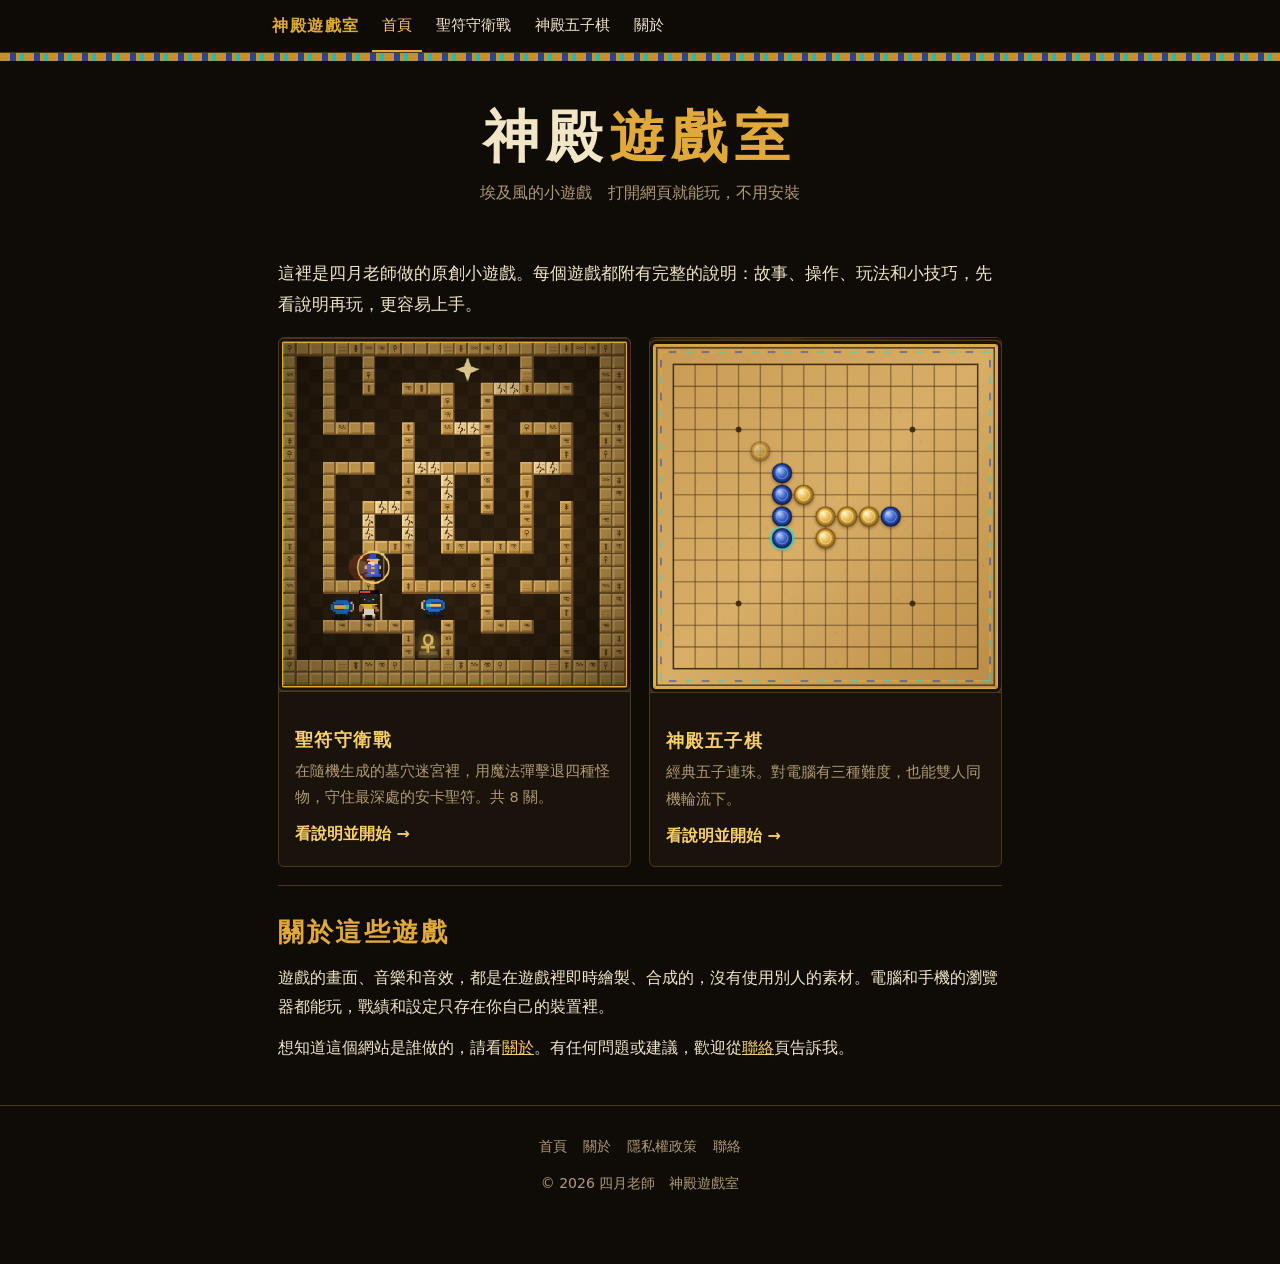
<file: index.html>
<!DOCTYPE html>
<html lang="zh-Hant">
<head>
<meta charset="utf-8">
<link rel="icon" href="favicon.svg" type="image/svg+xml">
<meta name="viewport" content="width=device-width,initial-scale=1">
<title>神殿遊戲室｜埃及風原創網頁小遊戲</title>
<meta name="description" content="神殿遊戲室收錄四月老師製作的原創網頁小遊戲：聖符守衛戰（迷宮射擊）與神殿五子棋，免安裝，電腦手機都能玩。">
<link rel="stylesheet" href="style.css">
</head>
<body>
<nav class="top"><div class="in"><span class="brand">神殿遊戲室</span><a href="index.html" aria-current="page">首頁</a><a href="shengfu/index.html">聖符守衛戰</a><a href="wuzi/index.html">神殿五子棋</a><a href="about.html">關於</a></div></nav><div class="band"></div>
<div class="wrap page">
<header class="hero">
    <h1>神殿<b>遊戲室</b></h1>
    <p class="tag">埃及風的小遊戲　打開網頁就能玩，不用安裝</p>
  </header>
  <p class="lede">這裡是四月老師做的原創小遊戲。每個遊戲都附有完整的說明：故事、操作、玩法和小技巧，先看說明再玩，更容易上手。</p>
  <div class="cards">
    <a class="card" href="shengfu/index.html">
      <img src="shengfu/img_battle.png" alt="聖符守衛戰戰鬥畫面" width="496" height="498">
      <div class="t"><h3>聖符守衛戰</h3><p>在隨機生成的墓穴迷宮裡，用魔法彈擊退四種怪物，守住最深處的安卡聖符。共 8 關。</p><span class="go2">看說明並開始 →</span></div>
    </a>
    <a class="card" href="wuzi/index.html">
      <img src="wuzi/img_play.png" alt="神殿五子棋對弈畫面" width="464" height="468">
      <div class="t"><h3>神殿五子棋</h3><p>經典五子連珠。對電腦有三種難度，也能雙人同機輪流下。</p><span class="go2">看說明並開始 →</span></div>
    </a>
  </div>
  <section>
    <h2>關於這些遊戲</h2>
    <p>遊戲的畫面、音樂和音效，都是在遊戲裡即時繪製、合成的，沒有使用別人的素材。電腦和手機的瀏覽器都能玩，戰績和設定只存在你自己的裝置裡。</p>
    <p>想知道這個網站是誰做的，請看<a href="about.html">關於</a>。有任何問題或建議，歡迎從<a href="contact.html">聯絡</a>頁告訴我。</p>
  </section>
</div>
<footer class="sitefoot"><p><a href="index.html">首頁</a><a href="about.html">關於</a><a href="privacy.html">隱私權政策</a><a href="contact.html">聯絡</a></p><p style="margin-top:10px">© 2026 四月老師　神殿遊戲室</p></footer>

</body>
</html>
</file>
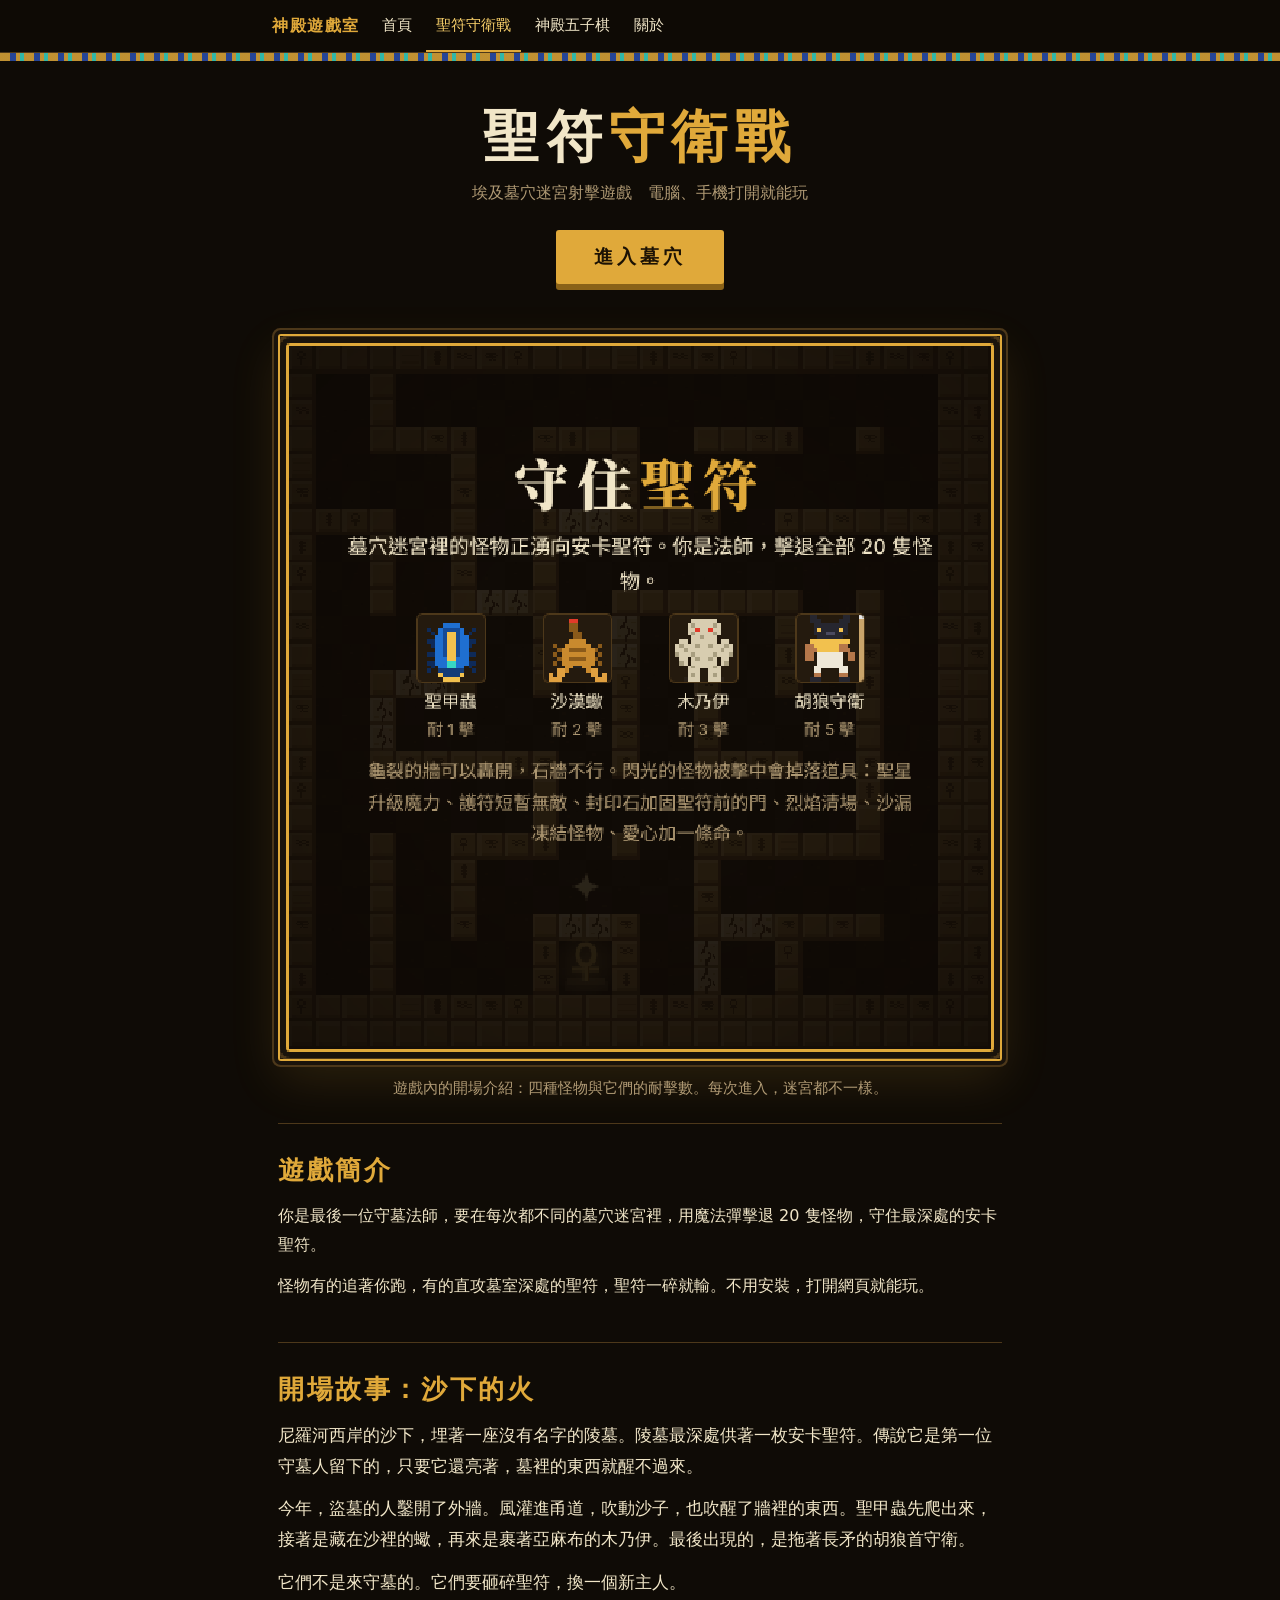
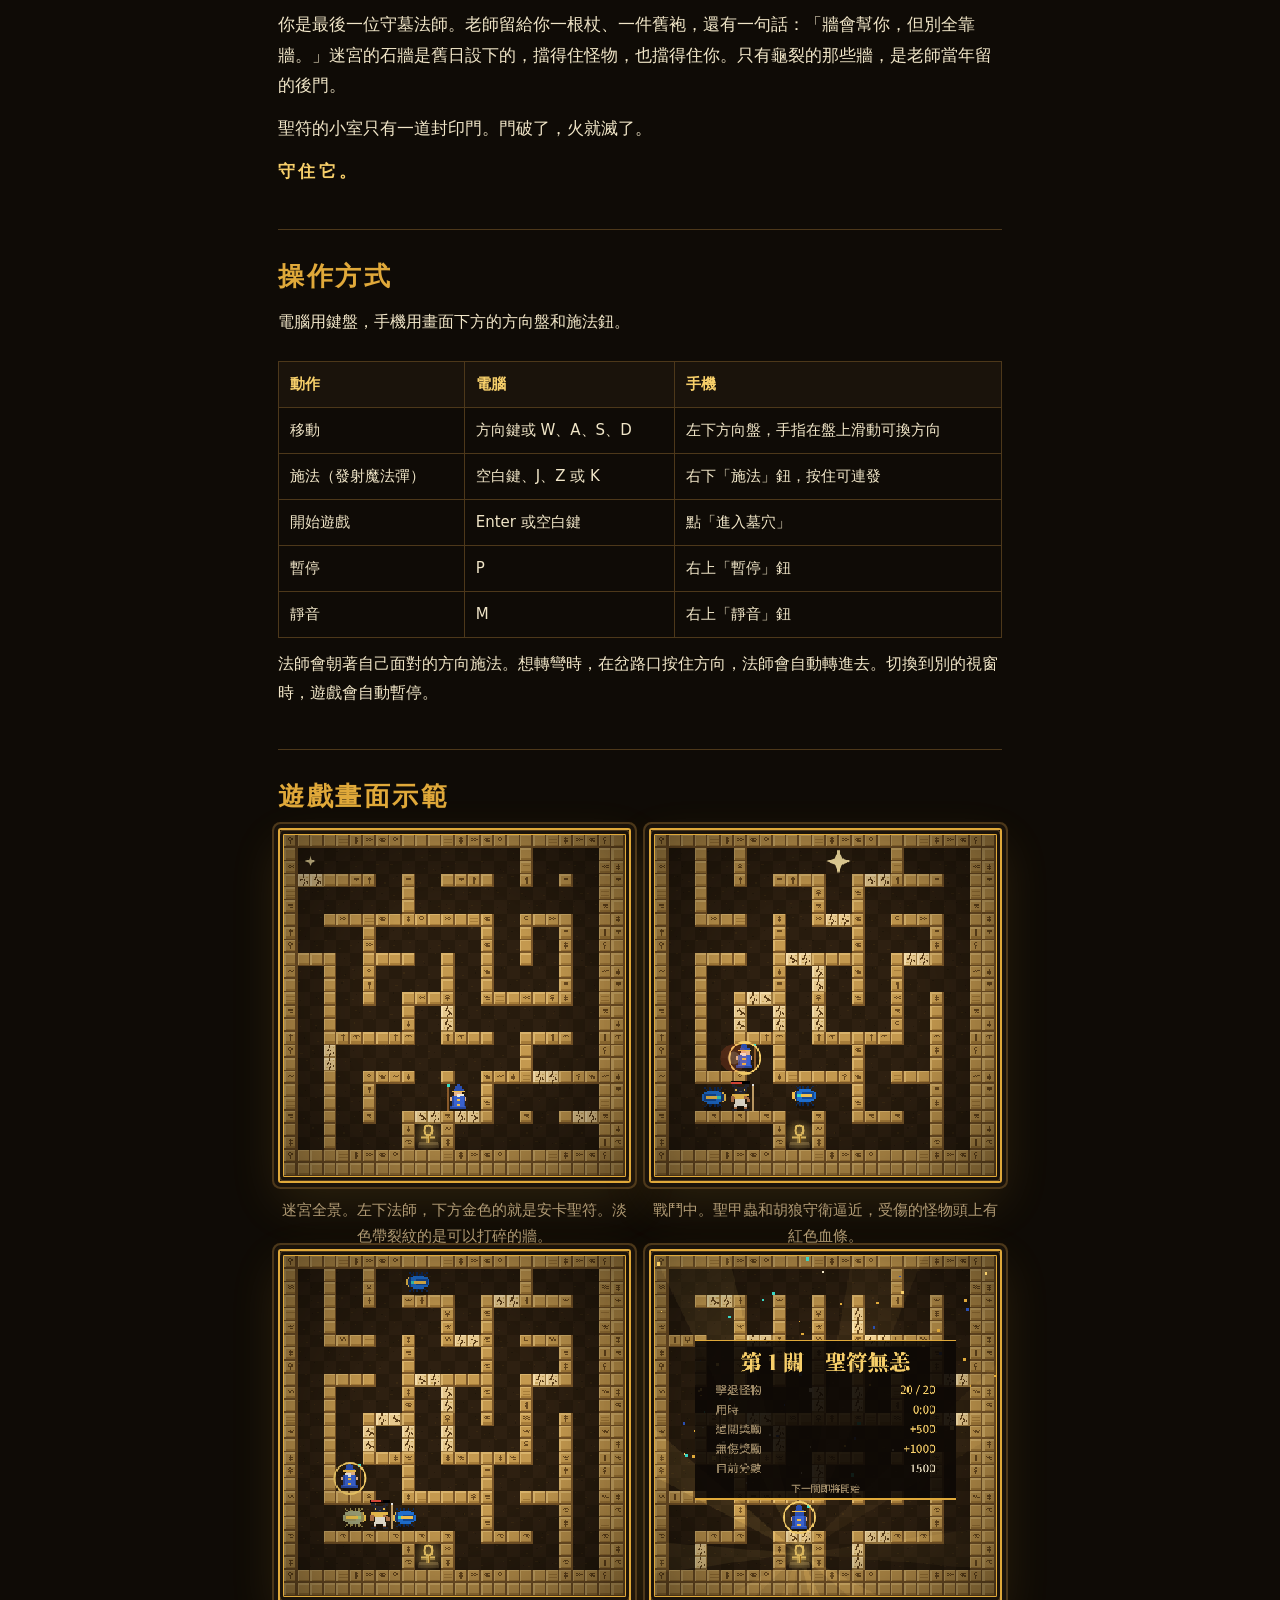
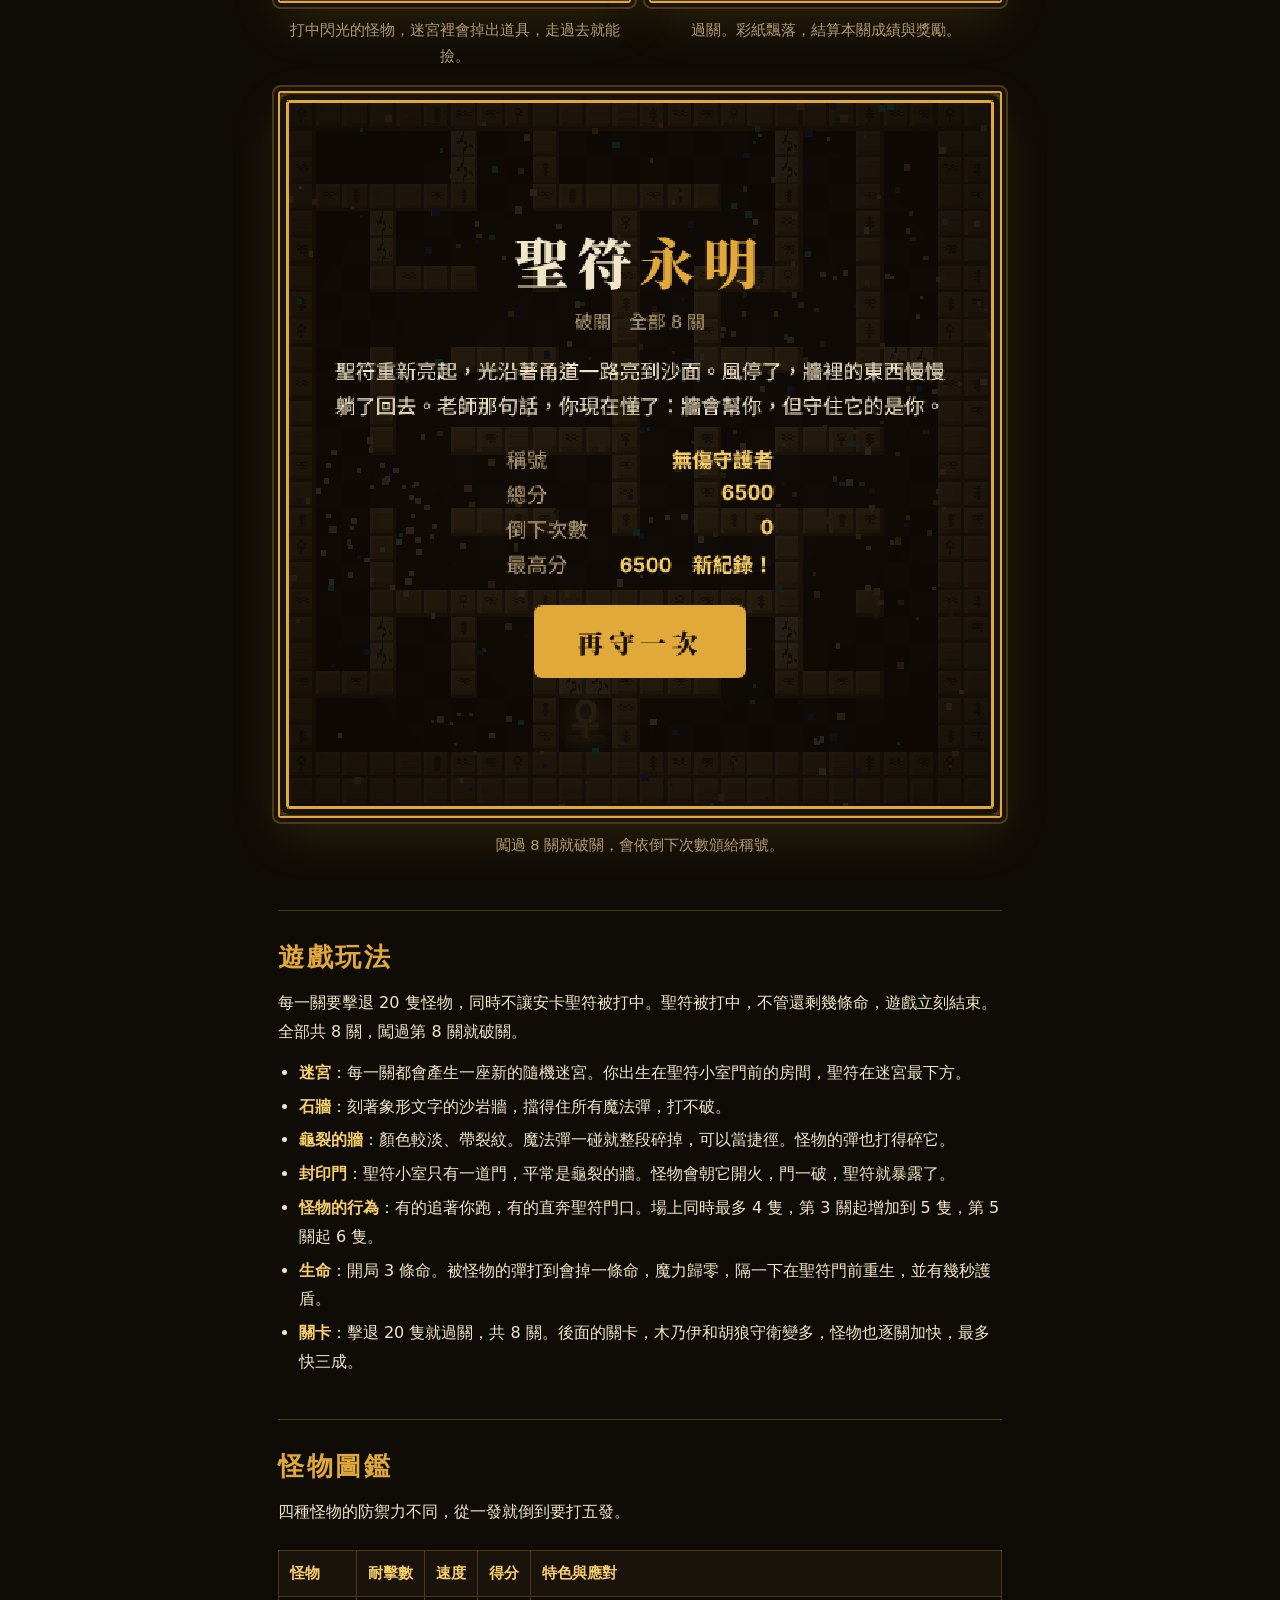
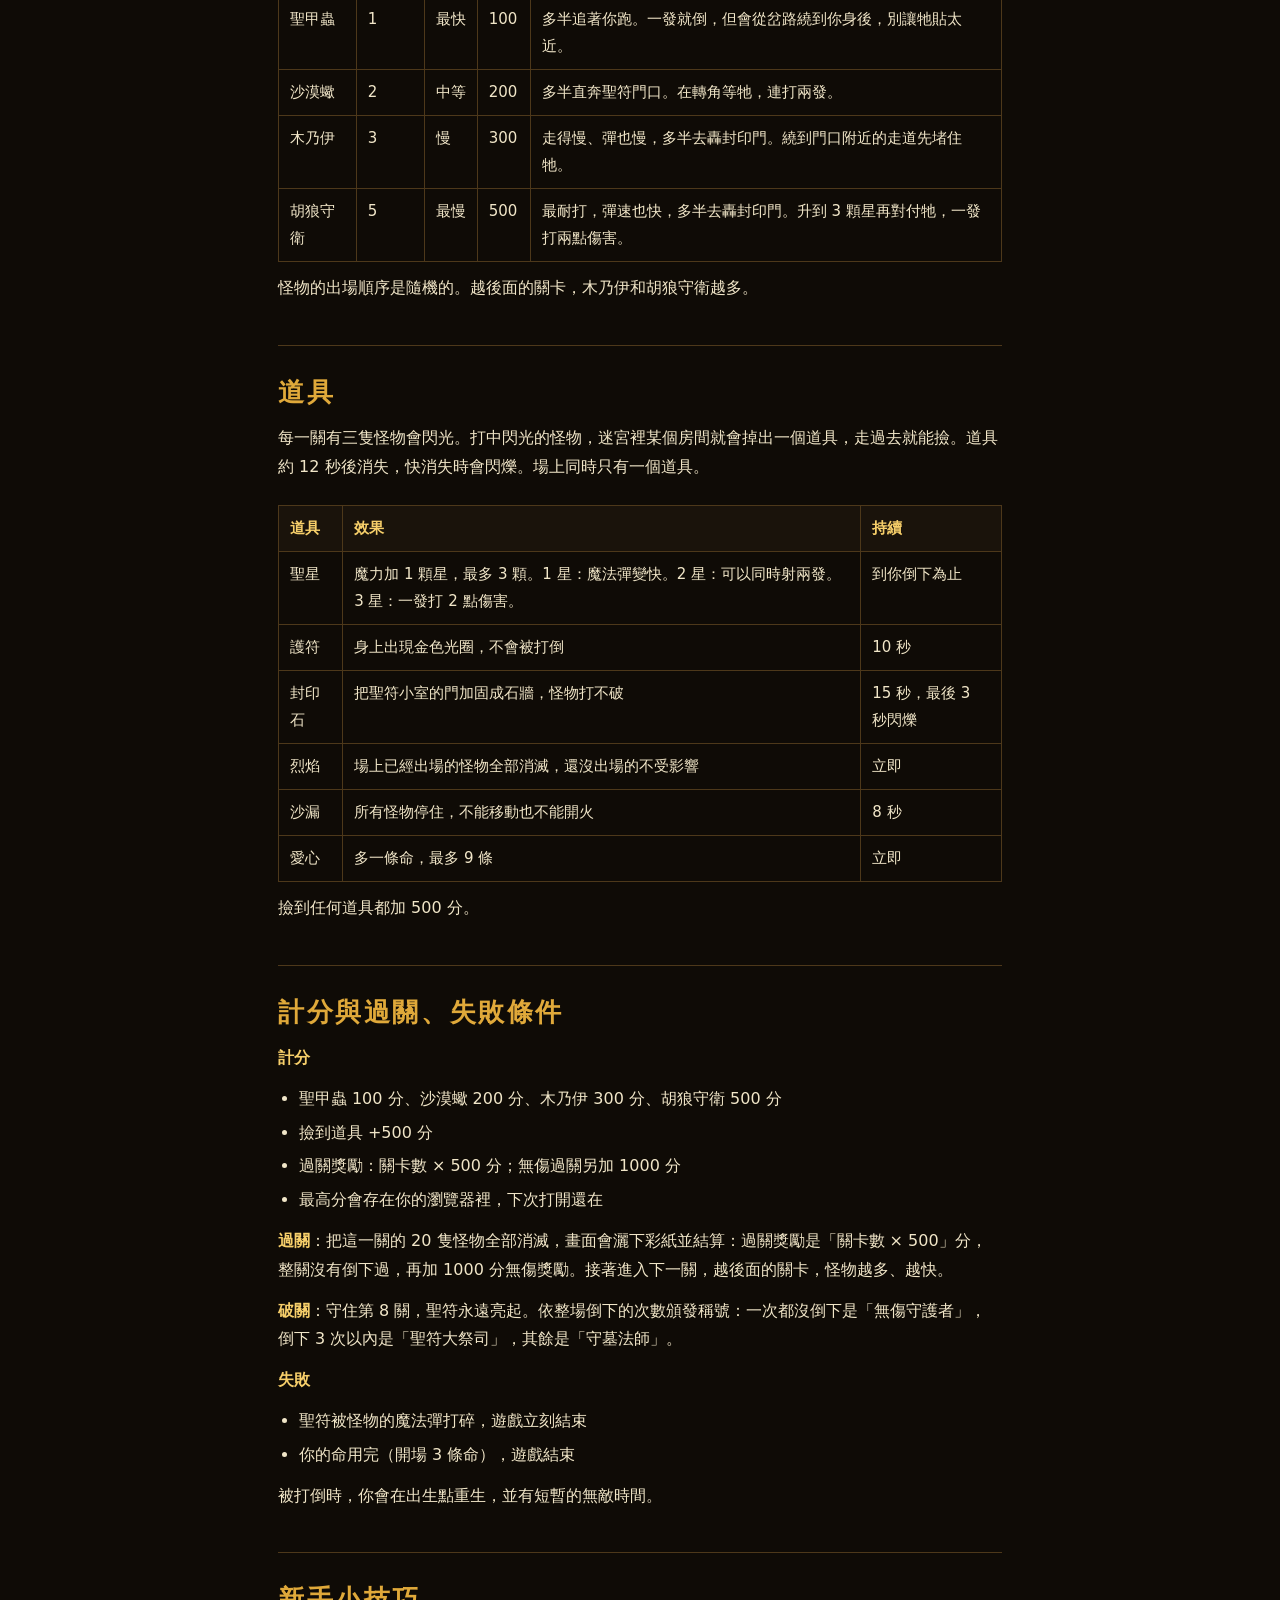
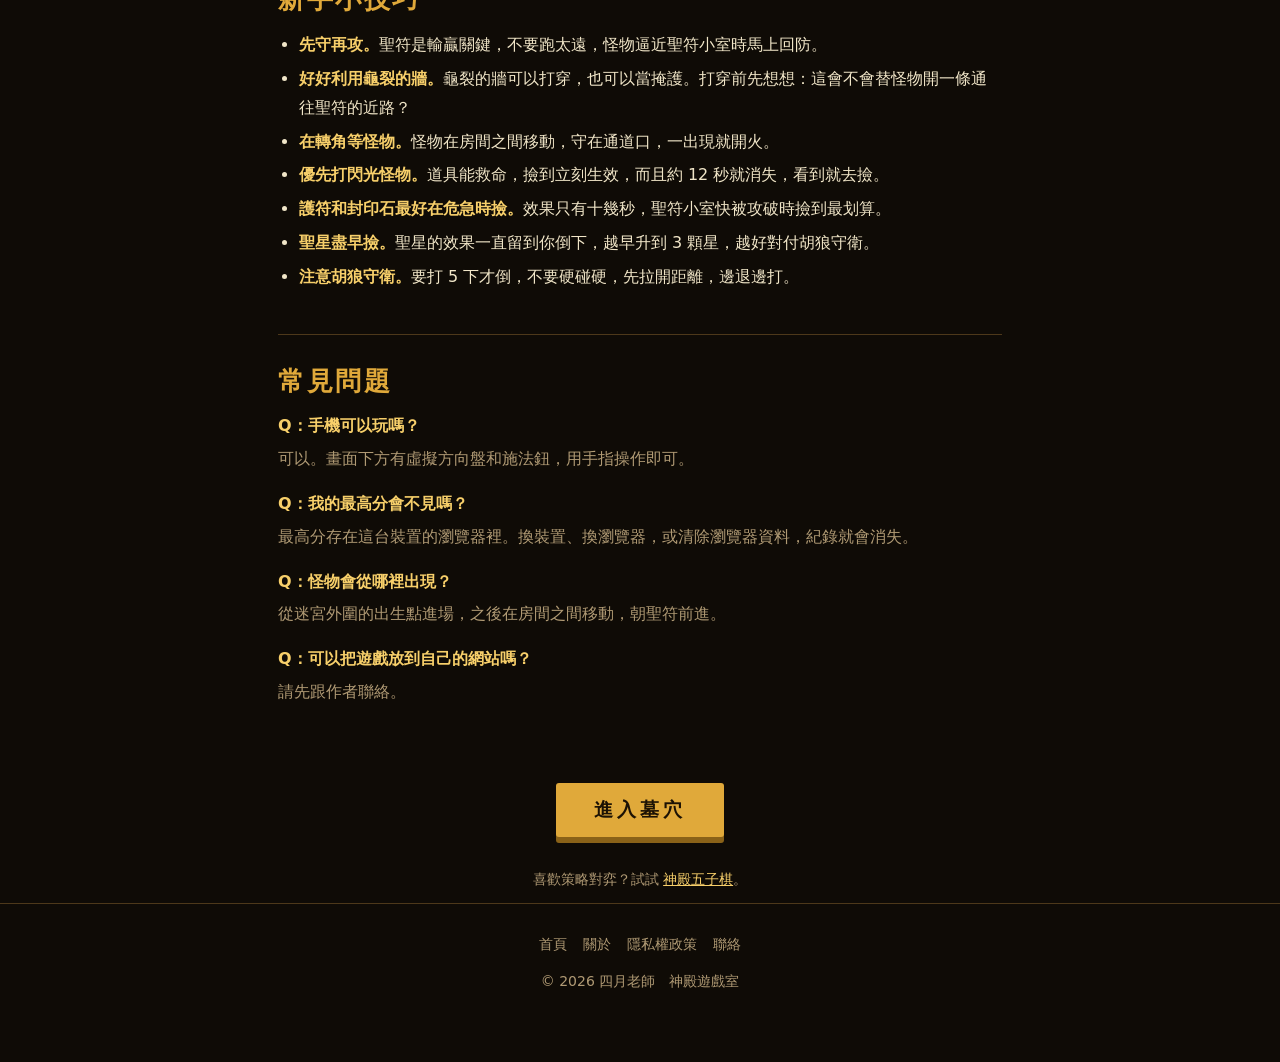
<file: shengfu/index.html>
<!DOCTYPE html>
<html lang="zh-Hant">
<head>
<meta charset="utf-8">
<link rel="icon" href="../favicon.svg" type="image/svg+xml">
<meta name="viewport" content="width=device-width,initial-scale=1">
<title>聖符守衛戰：埃及迷宮射擊遊戲｜神殿遊戲室</title>
<meta name="description" content="埃及墓穴風迷宮射擊網頁遊戲。扮演守墓法師，擊退聖甲蟲、沙漠蠍、木乃伊與胡狼守衛，守住安卡聖符。含故事、操作、怪物與道具說明。">
<link rel="stylesheet" href="../style.css">
</head>
<body>
<nav class="top"><div class="in"><span class="brand">神殿遊戲室</span><a href="../index.html">首頁</a><a href="../shengfu/index.html" aria-current="page">聖符守衛戰</a><a href="../wuzi/index.html">神殿五子棋</a><a href="../about.html">關於</a></div></nav><div class="band"></div>
<div class="wrap page">
<header class="hero">
    <h1>聖符<b>守衛戰</b></h1>
    <p class="tag">埃及墓穴迷宮射擊遊戲　電腦、手機打開就能玩</p>
    <button class="cta" data-play>進入墓穴</button>
  </header>
<figure>
    <img src="img_title.png" alt="遊戲開場介紹畫面：四種怪物與耐擊數" width="496" height="498">
    <figcaption>遊戲內的開場介紹：四種怪物與它們的耐擊數。每次進入，迷宮都不一樣。</figcaption>
  </figure>

  <section>
    <h2>遊戲簡介</h2>
    <p>你是最後一位守墓法師，要在每次都不同的墓穴迷宮裡，用魔法彈擊退 20 隻怪物，守住最深處的安卡聖符。</p>
    <p>怪物有的追著你跑，有的直攻墓室深處的聖符，聖符一碎就輸。不用安裝，打開網頁就能玩。</p>
  </section>

  <section class="story">
    <h2>開場故事：沙下的火</h2>
    <p>尼羅河西岸的沙下，埋著一座沒有名字的陵墓。陵墓最深處供著一枚安卡聖符。傳說它是第一位守墓人留下的，只要它還亮著，墓裡的東西就醒不過來。</p>
    <p>今年，盜墓的人鑿開了外牆。風灌進甬道，吹動沙子，也吹醒了牆裡的東西。聖甲蟲先爬出來，接著是藏在沙裡的蠍，再來是裹著亞麻布的木乃伊。最後出現的，是拖著長矛的胡狼首守衛。</p>
    <p>它們不是來守墓的。它們要砸碎聖符，換一個新主人。</p>
    <p>你是最後一位守墓法師。老師留給你一根杖、一件舊袍，還有一句話：「牆會幫你，但別全靠牆。」迷宮的石牆是舊日設下的，擋得住怪物，也擋得住你。只有龜裂的那些牆，是老師當年留的後門。</p>
    <p>聖符的小室只有一道封印門。門破了，火就滅了。</p>
    <p class="end">守住它。</p>
  </section>

  <section>
    <h2>操作方式</h2>
    <p>電腦用鍵盤，手機用畫面下方的方向盤和施法鈕。</p>
    <div class="scroll"><table>
      <tr><th>動作</th><th>電腦</th><th>手機</th></tr>
      <tr><td>移動</td><td>方向鍵或 W、A、S、D</td><td>左下方向盤，手指在盤上滑動可換方向</td></tr>
      <tr><td>施法（發射魔法彈）</td><td>空白鍵、J、Z 或 K</td><td>右下「施法」鈕，按住可連發</td></tr>
      <tr><td>開始遊戲</td><td>Enter 或空白鍵</td><td>點「進入墓穴」</td></tr>
      <tr><td>暫停</td><td>P</td><td>右上「暫停」鈕</td></tr>
      <tr><td>靜音</td><td>M</td><td>右上「靜音」鈕</td></tr>
    </table></div>
    <p>法師會朝著自己面對的方向施法。想轉彎時，在岔路口按住方向，法師會自動轉進去。切換到別的視窗時，遊戲會自動暫停。</p>
  </section>

  <section>
    <h2>遊戲畫面示範</h2>
    <div class="two">
      <figure>
        <img src="img_maze.png" alt="迷宮全景：法師在迷宮中，下方是安卡聖符" width="496" height="498">
        <figcaption>迷宮全景。左下法師，下方金色的就是安卡聖符。淡色帶裂紋的是可以打碎的牆。</figcaption>
      </figure>
      <figure>
        <img src="img_battle.png" alt="戰鬥畫面：聖甲蟲與胡狼守衛逼近" width="496" height="498">
        <figcaption>戰鬥中。聖甲蟲和胡狼守衛逼近，受傷的怪物頭上有紅色血條。</figcaption>
      </figure>
    </div>
    <div class="two">
      <figure>
        <img src="img_item.png" alt="道具掉落畫面" width="496" height="498">
        <figcaption>打中閃光的怪物，迷宮裡會掉出道具，走過去就能撿。</figcaption>
      </figure>
      <figure>
        <img src="img_clear.png" alt="過關慶祝畫面：彩紙、光芒與結算" width="496" height="498">
        <figcaption>過關。彩紙飄落，結算本關成績與獎勵。</figcaption>
      </figure>
    </div>
    <figure>
      <img src="img_win.png" alt="破關畫面：聖符永明與稱號" width="496" height="498">
      <figcaption>闖過 8 關就破關，會依倒下次數頒給稱號。</figcaption>
    </figure>
  </section>

  <section>
    <h2>遊戲玩法</h2>
    <p>每一關要擊退 20 隻怪物，同時不讓安卡聖符被打中。聖符被打中，不管還剩幾條命，遊戲立刻結束。全部共 8 關，闖過第 8 關就破關。</p>
    <ul>
      <li><b>迷宮</b>：每一關都會產生一座新的隨機迷宮。你出生在聖符小室門前的房間，聖符在迷宮最下方。</li>
      <li><b>石牆</b>：刻著象形文字的沙岩牆，擋得住所有魔法彈，打不破。</li>
      <li><b>龜裂的牆</b>：顏色較淡、帶裂紋。魔法彈一碰就整段碎掉，可以當捷徑。怪物的彈也打得碎它。</li>
      <li><b>封印門</b>：聖符小室只有一道門，平常是龜裂的牆。怪物會朝它開火，門一破，聖符就暴露了。</li>
      <li><b>怪物的行為</b>：有的追著你跑，有的直奔聖符門口。場上同時最多 4 隻，第 3 關起增加到 5 隻，第 5 關起 6 隻。</li>
      <li><b>生命</b>：開局 3 條命。被怪物的彈打到會掉一條命，魔力歸零，隔一下在聖符門前重生，並有幾秒護盾。</li>
      <li><b>關卡</b>：擊退 20 隻就過關，共 8 關。後面的關卡，木乃伊和胡狼守衛變多，怪物也逐關加快，最多快三成。</li>
    </ul>
  </section>

  <section>
    <h2>怪物圖鑑</h2>
    <p>四種怪物的防禦力不同，從一發就倒到要打五發。</p>
    <div class="scroll"><table>
      <tr><th>怪物</th><th>耐擊數</th><th>速度</th><th>得分</th><th>特色與應對</th></tr>
      <tr><td>聖甲蟲</td><td>1</td><td>最快</td><td>100</td><td>多半追著你跑。一發就倒，但會從岔路繞到你身後，別讓牠貼太近。</td></tr>
      <tr><td>沙漠蠍</td><td>2</td><td>中等</td><td>200</td><td>多半直奔聖符門口。在轉角等牠，連打兩發。</td></tr>
      <tr><td>木乃伊</td><td>3</td><td>慢</td><td>300</td><td>走得慢、彈也慢，多半去轟封印門。繞到門口附近的走道先堵住牠。</td></tr>
      <tr><td>胡狼守衛</td><td>5</td><td>最慢</td><td>500</td><td>最耐打，彈速也快，多半去轟封印門。升到 3 顆星再對付牠，一發打兩點傷害。</td></tr>
    </table></div>
    <p>怪物的出場順序是隨機的。越後面的關卡，木乃伊和胡狼守衛越多。</p>
  </section>

  <section>
    <h2>道具</h2>
    <p>每一關有三隻怪物會閃光。打中閃光的怪物，迷宮裡某個房間就會掉出一個道具，走過去就能撿。道具約 12 秒後消失，快消失時會閃爍。場上同時只有一個道具。</p>
    <div class="scroll"><table>
      <tr><th>道具</th><th>效果</th><th>持續</th></tr>
      <tr><td>聖星</td><td>魔力加 1 顆星，最多 3 顆。1 星：魔法彈變快。2 星：可以同時射兩發。3 星：一發打 2 點傷害。</td><td>到你倒下為止</td></tr>
      <tr><td>護符</td><td>身上出現金色光圈，不會被打倒</td><td>10 秒</td></tr>
      <tr><td>封印石</td><td>把聖符小室的門加固成石牆，怪物打不破</td><td>15 秒，最後 3 秒閃爍</td></tr>
      <tr><td>烈焰</td><td>場上已經出場的怪物全部消滅，還沒出場的不受影響</td><td>立即</td></tr>
      <tr><td>沙漏</td><td>所有怪物停住，不能移動也不能開火</td><td>8 秒</td></tr>
      <tr><td>愛心</td><td>多一條命，最多 9 條</td><td>立即</td></tr>
    </table></div>
    <p>撿到任何道具都加 500 分。</p>
  </section>

  <section>
    <h2>計分與過關、失敗條件</h2>
    <p><b>計分</b></p>
    <ul>
      <li>聖甲蟲 100 分、沙漠蠍 200 分、木乃伊 300 分、胡狼守衛 500 分</li>
      <li>撿到道具 +500 分</li>
      <li>過關獎勵：關卡數 × 500 分；無傷過關另加 1000 分</li>
      <li>最高分會存在你的瀏覽器裡，下次打開還在</li>
    </ul>
    <p><b>過關</b>：把這一關的 20 隻怪物全部消滅，畫面會灑下彩紙並結算：過關獎勵是「關卡數 × 500」分，整關沒有倒下過，再加 1000 分無傷獎勵。接著進入下一關，越後面的關卡，怪物越多、越快。</p>
    <p><b>破關</b>：守住第 8 關，聖符永遠亮起。依整場倒下的次數頒發稱號：一次都沒倒下是「無傷守護者」，倒下 3 次以內是「聖符大祭司」，其餘是「守墓法師」。</p>
    <p><b>失敗</b></p>
    <ul>
      <li>聖符被怪物的魔法彈打碎，遊戲立刻結束</li>
      <li>你的命用完（開場 3 條命），遊戲結束</li>
    </ul>
    <p>被打倒時，你會在出生點重生，並有短暫的無敵時間。</p>
  </section>

  <section>
    <h2>新手小技巧</h2>
    <ul>
      <li><b>先守再攻。</b>聖符是輸贏關鍵，不要跑太遠，怪物逼近聖符小室時馬上回防。</li>
      <li><b>好好利用龜裂的牆。</b>龜裂的牆可以打穿，也可以當掩護。打穿前先想想：這會不會替怪物開一條通往聖符的近路？</li>
      <li><b>在轉角等怪物。</b>怪物在房間之間移動，守在通道口，一出現就開火。</li>
      <li><b>優先打閃光怪物。</b>道具能救命，撿到立刻生效，而且約 12 秒就消失，看到就去撿。</li>
      <li><b>護符和封印石最好在危急時撿。</b>效果只有十幾秒，聖符小室快被攻破時撿到最划算。</li>
      <li><b>聖星盡早撿。</b>聖星的效果一直留到你倒下，越早升到 3 顆星，越好對付胡狼守衛。</li>
      <li><b>注意胡狼守衛。</b>要打 5 下才倒，不要硬碰硬，先拉開距離，邊退邊打。</li>
    </ul>
  </section>

  <section class="qa">
    <h2>常見問題</h2>
    <p><b>Q：手機可以玩嗎？</b></p>
    <p class="a">可以。畫面下方有虛擬方向盤和施法鈕，用手指操作即可。</p>
    <p><b>Q：我的最高分會不見嗎？</b></p>
    <p class="a">最高分存在這台裝置的瀏覽器裡。換裝置、換瀏覽器，或清除瀏覽器資料，紀錄就會消失。</p>
    <p><b>Q：怪物會從哪裡出現？</b></p>
    <p class="a">從迷宮外圍的出生點進場，之後在房間之間移動，朝聖符前進。</p>
    <p><b>Q：可以把遊戲放到自己的網站嗎？</b></p>
    <p class="a">請先跟作者聯絡。</p>
  </section>
  <p style="text-align:center;margin:30px 0"><button class="cta" data-play>進入墓穴</button></p>
  <p class="meta" style="text-align:center">喜歡策略對弈？試試 <a href="../wuzi/index.html">神殿五子棋</a>。</p>
<div id="gameLayer" role="dialog" aria-label="遊戲" aria-modal="true">
  <div class="bar"><span>聖符守衛戰</span><button id="back">返回說明</button></div>
  <iframe id="frame" title="聖符守衛戰" allow="autoplay"></iframe>
</div>
</div>
<footer class="sitefoot"><p><a href="../index.html">首頁</a><a href="../about.html">關於</a><a href="../privacy.html">隱私權政策</a><a href="../contact.html">聯絡</a></p><p style="margin-top:10px">© 2026 四月老師　神殿遊戲室</p></footer>
<script>
(function(){
  var layer=document.getElementById('gameLayer'), frame=document.getElementById('frame');
  function open(){
    if(!frame.getAttribute('src')) frame.setAttribute('src','game.html');
    layer.classList.add('on'); document.body.style.overflow='hidden';
    setTimeout(function(){ try{frame.contentWindow.focus();}catch(e){} },300);
  }
  function close(){ layer.classList.remove('on'); document.body.style.overflow=''; frame.removeAttribute('src'); }
  document.querySelectorAll('[data-play]').forEach(function(b){ b.addEventListener('click',open); });
  document.getElementById('back').addEventListener('click',close);
})();
</script>
</body>
</html>
</file>
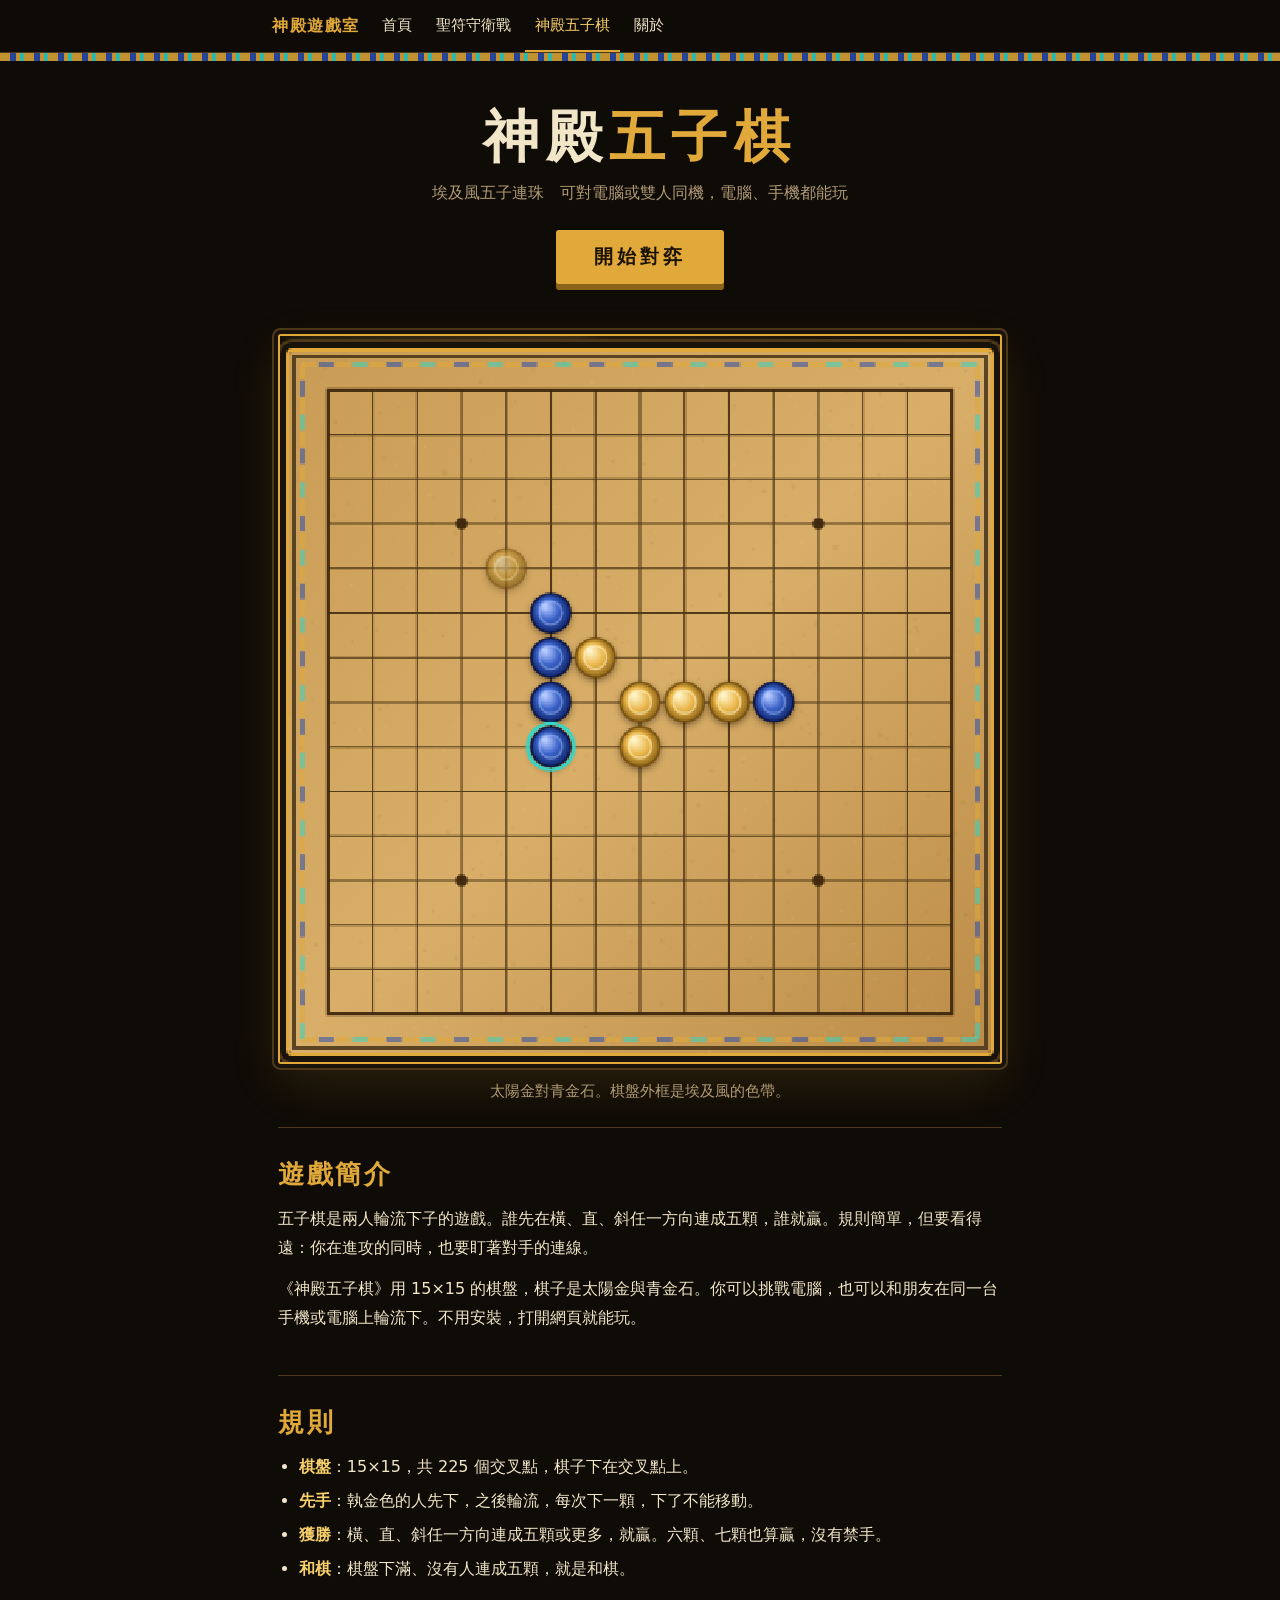
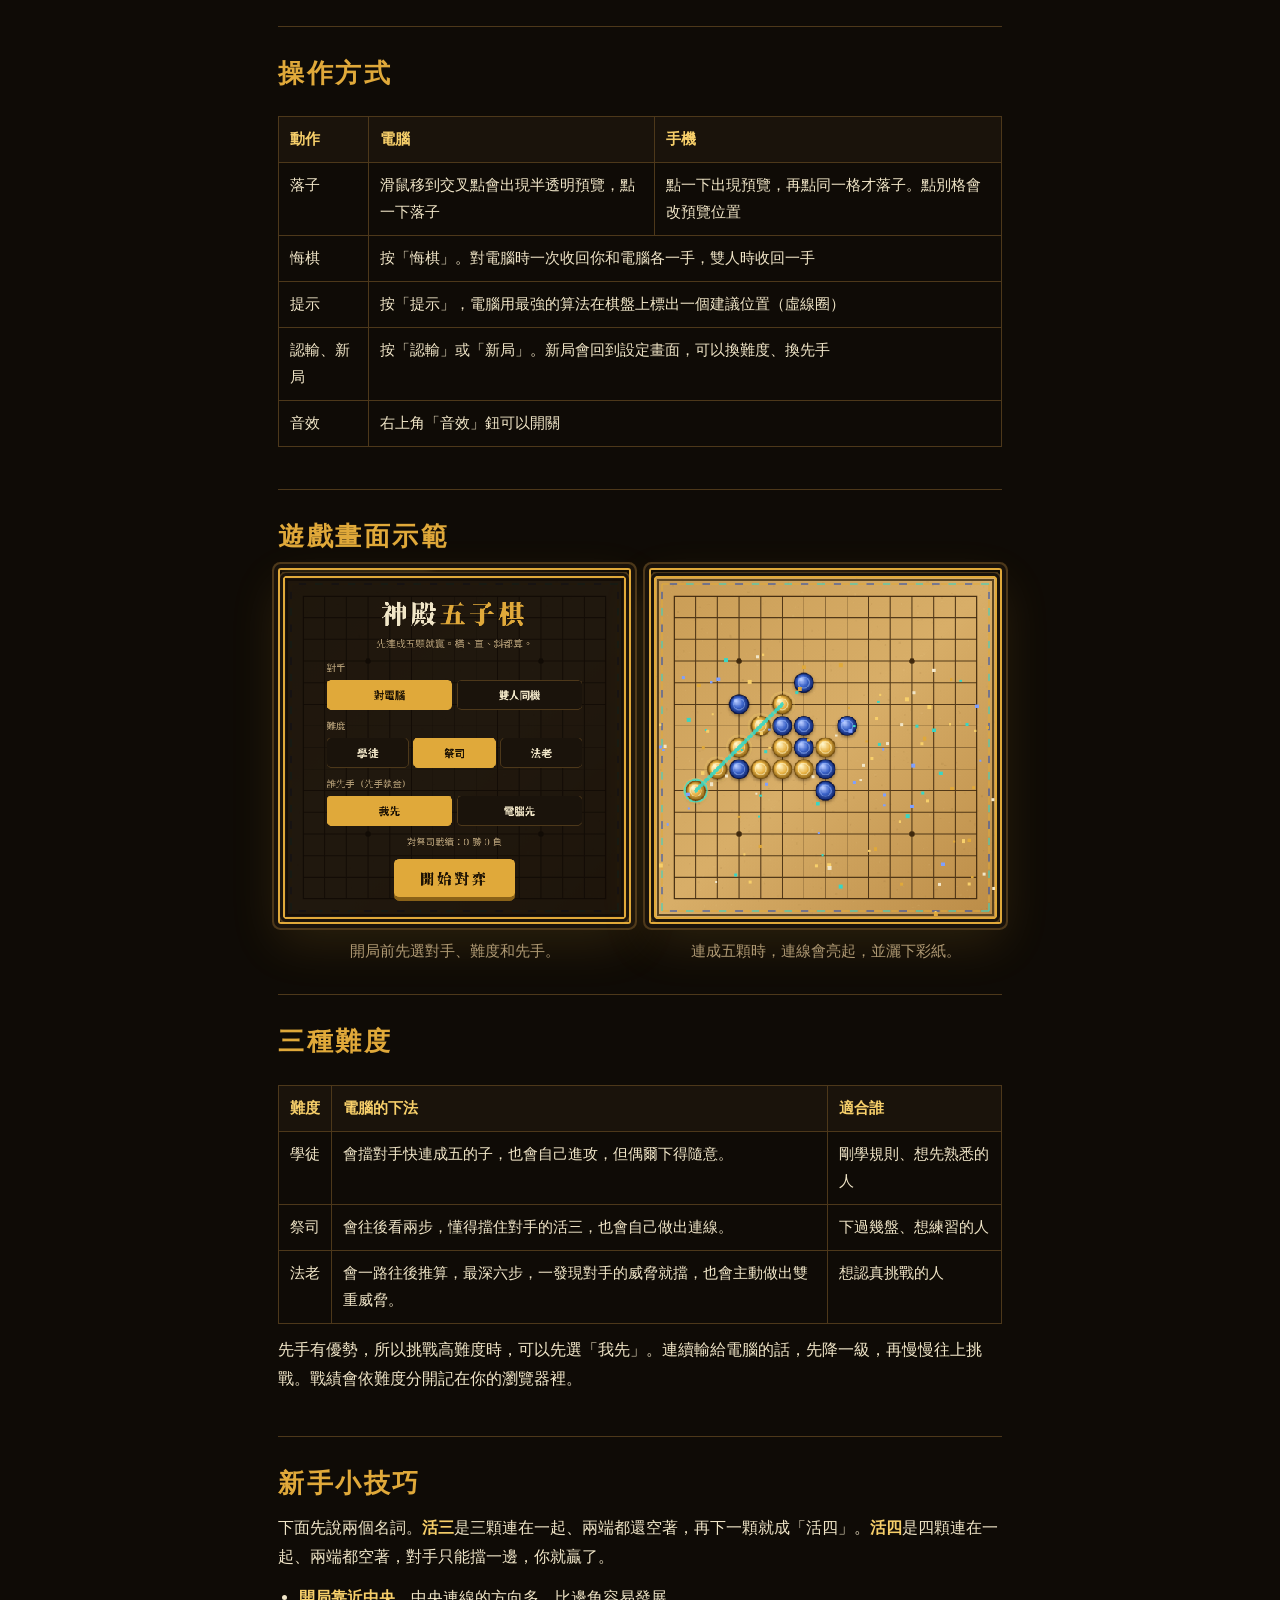
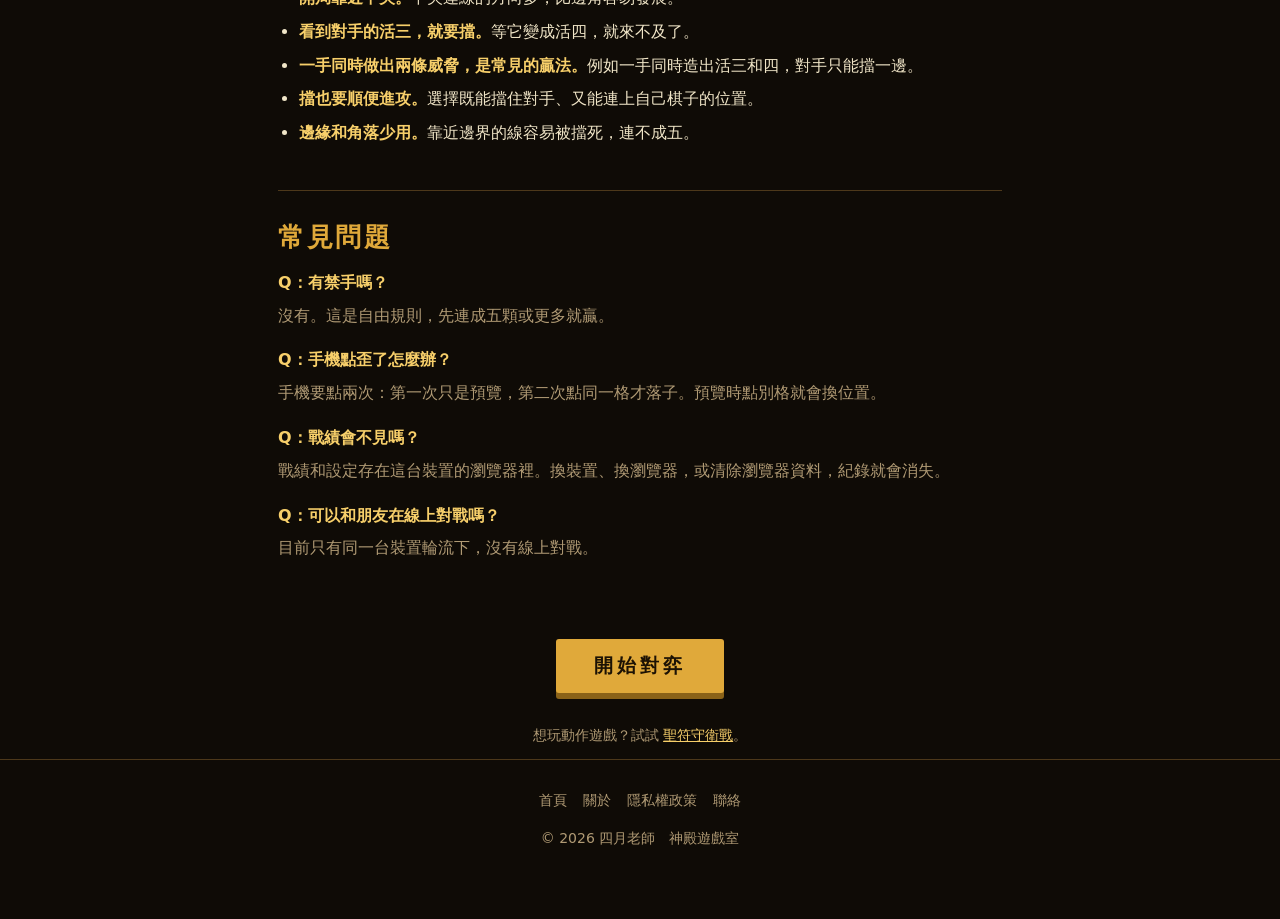
<file: wuzi/index.html>
<!DOCTYPE html>
<html lang="zh-Hant">
<head>
<meta charset="utf-8">
<link rel="icon" href="../favicon.svg" type="image/svg+xml">
<meta name="viewport" content="width=device-width,initial-scale=1">
<title>神殿五子棋：免費線上五子棋，對電腦或雙人｜神殿遊戲室</title>
<meta name="description" content="埃及風線上五子棋，15×15 棋盤，可對電腦（學徒、祭司、法老三級）或雙人同機，電腦手機都能玩。含規則、操作與新手技巧。">
<link rel="stylesheet" href="../style.css">
</head>
<body>
<nav class="top"><div class="in"><span class="brand">神殿遊戲室</span><a href="../index.html">首頁</a><a href="../shengfu/index.html">聖符守衛戰</a><a href="../wuzi/index.html" aria-current="page">神殿五子棋</a><a href="../about.html">關於</a></div></nav><div class="band"></div>
<div class="wrap page">
<header class="hero">
    <h1>神殿<b>五子棋</b></h1>
    <p class="tag">埃及風五子連珠　可對電腦或雙人同機，電腦、手機都能玩</p>
    <button class="cta" data-play>開始對弈</button>
  </header>
  <figure>
    <img src="img_play.png" alt="對弈畫面：金色與藍色棋子在沙岩棋盤上" width="464" height="468">
    <figcaption>太陽金對青金石。棋盤外框是埃及風的色帶。</figcaption>
  </figure>

  <section>
    <h2>遊戲簡介</h2>
    <p>五子棋是兩人輪流下子的遊戲。誰先在橫、直、斜任一方向連成五顆，誰就贏。規則簡單，但要看得遠：你在進攻的同時，也要盯著對手的連線。</p>
    <p>《神殿五子棋》用 15×15 的棋盤，棋子是太陽金與青金石。你可以挑戰電腦，也可以和朋友在同一台手機或電腦上輪流下。不用安裝，打開網頁就能玩。</p>
  </section>

  <section>
    <h2>規則</h2>
    <ul>
      <li><b>棋盤</b>：15×15，共 225 個交叉點，棋子下在交叉點上。</li>
      <li><b>先手</b>：執金色的人先下，之後輪流，每次下一顆，下了不能移動。</li>
      <li><b>獲勝</b>：橫、直、斜任一方向連成五顆或更多，就贏。六顆、七顆也算贏，沒有禁手。</li>
      <li><b>和棋</b>：棋盤下滿、沒有人連成五顆，就是和棋。</li>
    </ul>
  </section>

  <section>
    <h2>操作方式</h2>
    <div class="scroll"><table>
      <tr><th>動作</th><th>電腦</th><th>手機</th></tr>
      <tr><td>落子</td><td>滑鼠移到交叉點會出現半透明預覽，點一下落子</td><td>點一下出現預覽，再點同一格才落子。點別格會改預覽位置</td></tr>
      <tr><td>悔棋</td><td colspan="2">按「悔棋」。對電腦時一次收回你和電腦各一手，雙人時收回一手</td></tr>
      <tr><td>提示</td><td colspan="2">按「提示」，電腦用最強的算法在棋盤上標出一個建議位置（虛線圈）</td></tr>
      <tr><td>認輸、新局</td><td colspan="2">按「認輸」或「新局」。新局會回到設定畫面，可以換難度、換先手</td></tr>
      <tr><td>音效</td><td colspan="2">右上角「音效」鈕可以開關</td></tr>
    </table></div>
  </section>

  <section>
    <h2>遊戲畫面示範</h2>
    <div class="two">
      <figure>
        <img src="img_setup.png" alt="設定畫面：選對手、難度、先手" width="464" height="468">
        <figcaption>開局前先選對手、難度和先手。</figcaption>
      </figure>
      <figure>
        <img src="img_win.png" alt="贏棋畫面：五連線亮起並灑下彩紙" width="464" height="468">
        <figcaption>連成五顆時，連線會亮起，並灑下彩紙。</figcaption>
      </figure>
    </div>
  </section>

  <section>
    <h2>三種難度</h2>
    <div class="scroll"><table>
      <tr><th>難度</th><th>電腦的下法</th><th>適合誰</th></tr>
      <tr><td>學徒</td><td>會擋對手快連成五的子，也會自己進攻，但偶爾下得隨意。</td><td>剛學規則、想先熟悉的人</td></tr>
      <tr><td>祭司</td><td>會往後看兩步，懂得擋住對手的活三，也會自己做出連線。</td><td>下過幾盤、想練習的人</td></tr>
      <tr><td>法老</td><td>會一路往後推算，最深六步，一發現對手的威脅就擋，也會主動做出雙重威脅。</td><td>想認真挑戰的人</td></tr>
    </table></div>
    <p>先手有優勢，所以挑戰高難度時，可以先選「我先」。連續輸給電腦的話，先降一級，再慢慢往上挑戰。戰績會依難度分開記在你的瀏覽器裡。</p>
  </section>

  <section>
    <h2>新手小技巧</h2>
    <p>下面先說兩個名詞。<b>活三</b>是三顆連在一起、兩端都還空著，再下一顆就成「活四」。<b>活四</b>是四顆連在一起、兩端都空著，對手只能擋一邊，你就贏了。</p>
    <ul>
      <li><b>開局靠近中央。</b>中央連線的方向多，比邊角容易發展。</li>
      <li><b>看到對手的活三，就要擋。</b>等它變成活四，就來不及了。</li>
      <li><b>一手同時做出兩條威脅，是常見的贏法。</b>例如一手同時造出活三和四，對手只能擋一邊。</li>
      <li><b>擋也要順便進攻。</b>選擇既能擋住對手、又能連上自己棋子的位置。</li>
      <li><b>邊緣和角落少用。</b>靠近邊界的線容易被擋死，連不成五。</li>
    </ul>
  </section>

  <section class="qa">
    <h2>常見問題</h2>
    <p><b>Q：有禁手嗎？</b></p>
    <p class="a">沒有。這是自由規則，先連成五顆或更多就贏。</p>
    <p><b>Q：手機點歪了怎麼辦？</b></p>
    <p class="a">手機要點兩次：第一次只是預覽，第二次點同一格才落子。預覽時點別格就會換位置。</p>
    <p><b>Q：戰績會不見嗎？</b></p>
    <p class="a">戰績和設定存在這台裝置的瀏覽器裡。換裝置、換瀏覽器，或清除瀏覽器資料，紀錄就會消失。</p>
    <p><b>Q：可以和朋友在線上對戰嗎？</b></p>
    <p class="a">目前只有同一台裝置輪流下，沒有線上對戰。</p>
  </section>
  <p style="text-align:center;margin:30px 0"><button class="cta" data-play>開始對弈</button></p>
  <p class="meta" style="text-align:center">想玩動作遊戲？試試 <a href="../shengfu/index.html">聖符守衛戰</a>。</p>
<div id="gameLayer" role="dialog" aria-label="遊戲" aria-modal="true">
  <div class="bar"><span>神殿五子棋</span><button id="back">返回說明</button></div>
  <iframe id="frame" title="神殿五子棋" allow="autoplay"></iframe>
</div>
</div>
<footer class="sitefoot"><p><a href="../index.html">首頁</a><a href="../about.html">關於</a><a href="../privacy.html">隱私權政策</a><a href="../contact.html">聯絡</a></p><p style="margin-top:10px">© 2026 四月老師　神殿遊戲室</p></footer>
<script>
(function(){
  var layer=document.getElementById('gameLayer'), frame=document.getElementById('frame');
  function open(){
    if(!frame.getAttribute('src')) frame.setAttribute('src','game.html');
    layer.classList.add('on'); document.body.style.overflow='hidden';
    setTimeout(function(){ try{frame.contentWindow.focus();}catch(e){} },300);
  }
  function close(){ layer.classList.remove('on'); document.body.style.overflow=''; frame.removeAttribute('src'); }
  document.querySelectorAll('[data-play]').forEach(function(b){ b.addEventListener('click',open); });
  document.getElementById('back').addEventListener('click',close);
})();
</script>
</body>
</html>
</file>
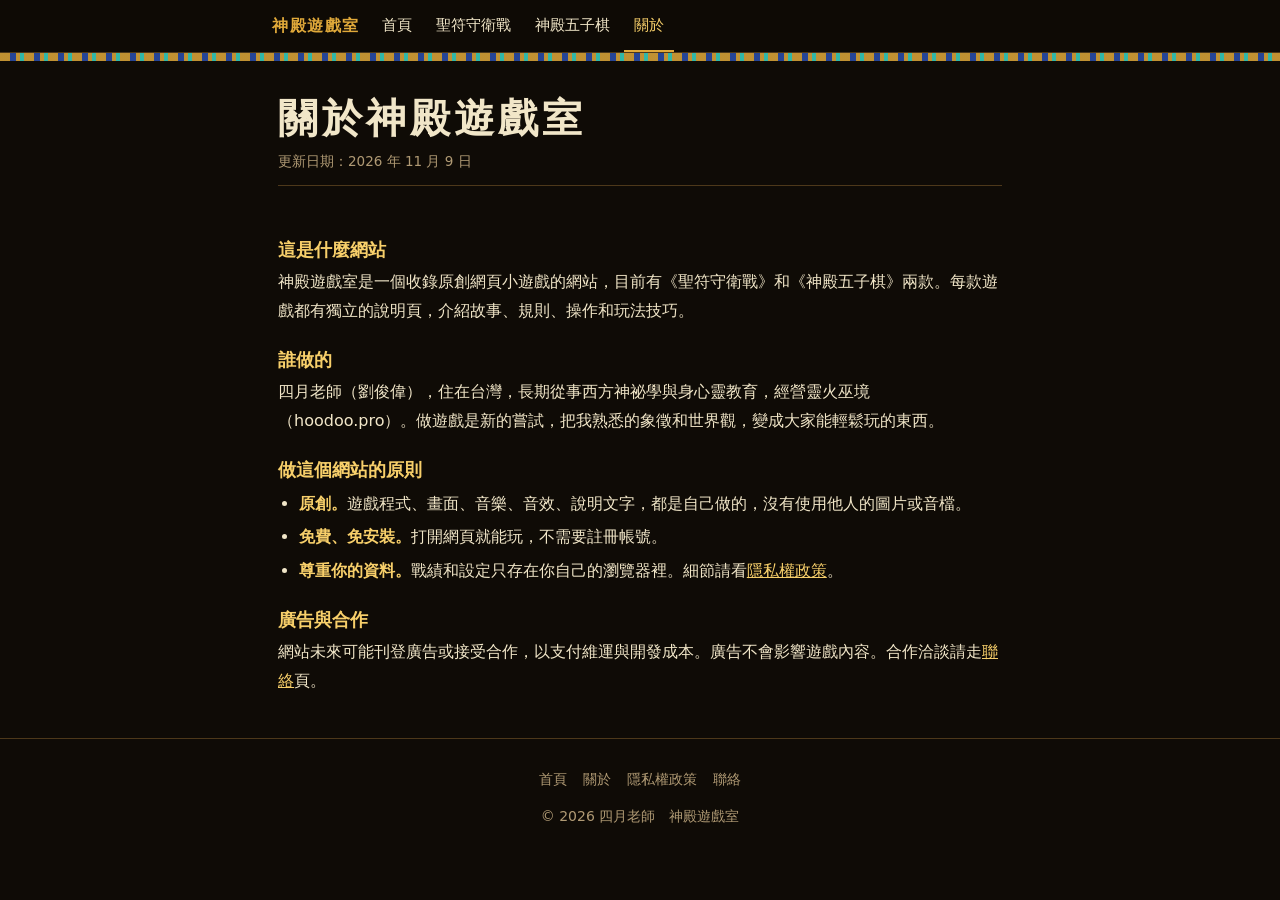
<file: about.html>
<!DOCTYPE html>
<html lang="zh-Hant">
<head>
<meta charset="utf-8">
<link rel="icon" href="favicon.svg" type="image/svg+xml">
<meta name="viewport" content="width=device-width,initial-scale=1">
<title>關於｜神殿遊戲室</title>
<meta name="description" content="神殿遊戲室是四月老師製作的原創網頁小遊戲網站。了解網站的目的、製作者與原則。">
<link rel="stylesheet" href="style.css">
</head>
<body>
<nav class="top"><div class="in"><span class="brand">神殿遊戲室</span><a href="index.html">首頁</a><a href="shengfu/index.html">聖符守衛戰</a><a href="wuzi/index.html">神殿五子棋</a><a href="about.html" aria-current="page">關於</a></div></nav><div class="band"></div>
<div class="wrap page">
<h1 class="pg">關於神殿遊戲室</h1>
  <p class="meta">更新日期：2026 年 11 月 9 日</p>
  <section>
    <h3>這是什麼網站</h3>
    <p>神殿遊戲室是一個收錄原創網頁小遊戲的網站，目前有《聖符守衛戰》和《神殿五子棋》兩款。每款遊戲都有獨立的說明頁，介紹故事、規則、操作和玩法技巧。</p>
    <h3>誰做的</h3>
    <p>四月老師（劉俊偉），住在台灣，長期從事西方神祕學與身心靈教育，經營靈火巫境（hoodoo.pro）。做遊戲是新的嘗試，把我熟悉的象徵和世界觀，變成大家能輕鬆玩的東西。</p>
    <h3>做這個網站的原則</h3>
    <ul>
      <li><b>原創。</b>遊戲程式、畫面、音樂、音效、說明文字，都是自己做的，沒有使用他人的圖片或音檔。</li>
      <li><b>免費、免安裝。</b>打開網頁就能玩，不需要註冊帳號。</li>
      <li><b>尊重你的資料。</b>戰績和設定只存在你自己的瀏覽器裡。細節請看<a href="privacy.html">隱私權政策</a>。</li>
    </ul>
    <h3>廣告與合作</h3>
    <p>網站未來可能刊登廣告或接受合作，以支付維運與開發成本。廣告不會影響遊戲內容。合作洽談請走<a href="contact.html">聯絡</a>頁。</p>
  </section>
</div>
<footer class="sitefoot"><p><a href="index.html">首頁</a><a href="about.html">關於</a><a href="privacy.html">隱私權政策</a><a href="contact.html">聯絡</a></p><p style="margin-top:10px">© 2026 四月老師　神殿遊戲室</p></footer>

</body>
</html>
</file>
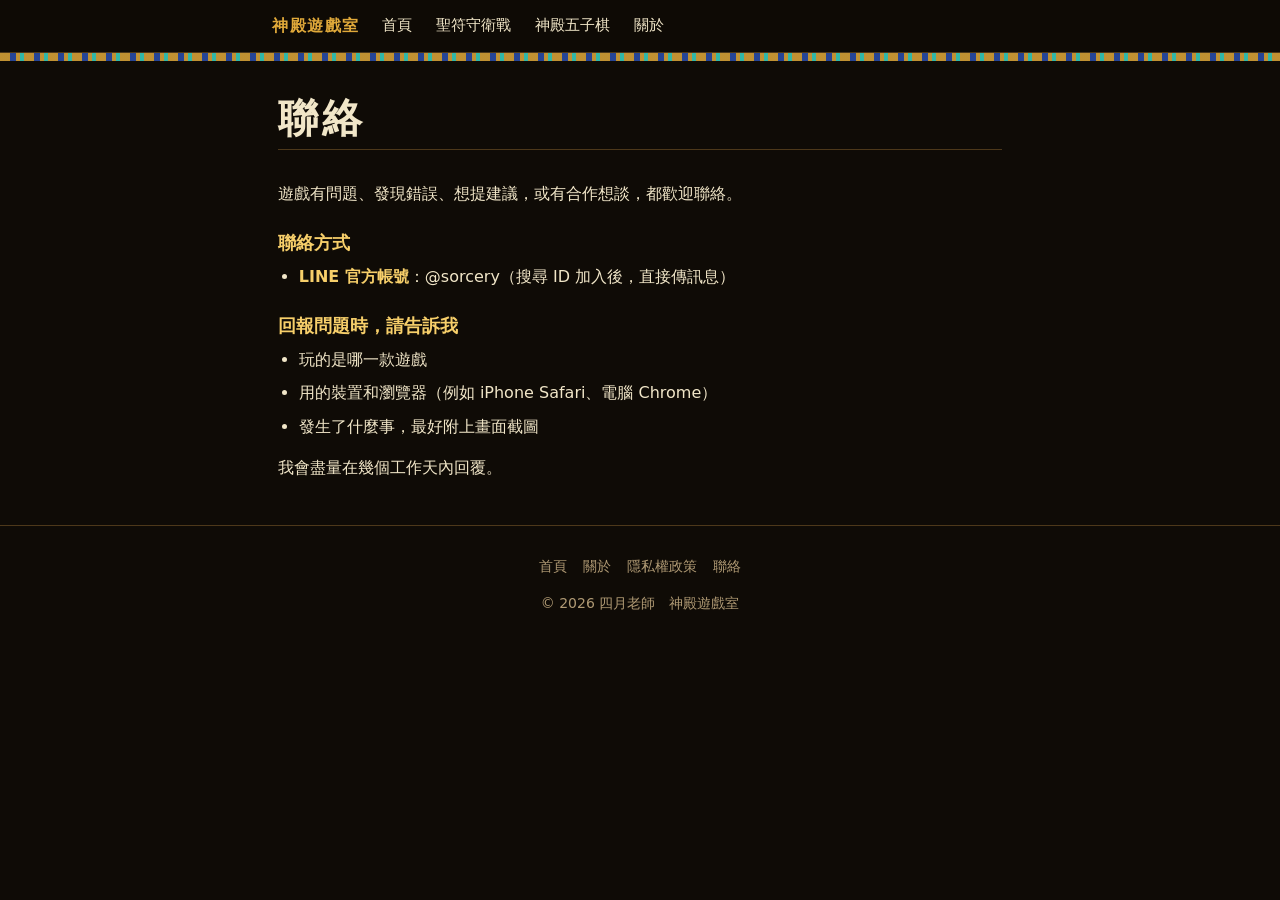
<file: contact.html>
<!DOCTYPE html>
<html lang="zh-Hant">
<head>
<meta charset="utf-8">
<link rel="icon" href="favicon.svg" type="image/svg+xml">
<meta name="viewport" content="width=device-width,initial-scale=1">
<title>聯絡｜神殿遊戲室</title>
<meta name="description" content="聯絡神殿遊戲室：回報遊戲問題、提供建議或洽談合作。">
<link rel="stylesheet" href="style.css">
</head>
<body>
<nav class="top"><div class="in"><span class="brand">神殿遊戲室</span><a href="index.html">首頁</a><a href="shengfu/index.html">聖符守衛戰</a><a href="wuzi/index.html">神殿五子棋</a><a href="about.html">關於</a></div></nav><div class="band"></div>
<div class="wrap page">
<h1 class="pg">聯絡</h1>
  <section>
    <p>遊戲有問題、發現錯誤、想提建議，或有合作想談，都歡迎聯絡。</p>
    <h3>聯絡方式</h3>
    <ul>
      <li><b>LINE 官方帳號</b>：@sorcery（搜尋 ID 加入後，直接傳訊息）</li>
    </ul>
    <h3>回報問題時，請告訴我</h3>
    <ul>
      <li>玩的是哪一款遊戲</li>
      <li>用的裝置和瀏覽器（例如 iPhone Safari、電腦 Chrome）</li>
      <li>發生了什麼事，最好附上畫面截圖</li>
    </ul>
    <p>我會盡量在幾個工作天內回覆。</p>
  </section>
</div>
<footer class="sitefoot"><p><a href="index.html">首頁</a><a href="about.html">關於</a><a href="privacy.html">隱私權政策</a><a href="contact.html">聯絡</a></p><p style="margin-top:10px">© 2026 四月老師　神殿遊戲室</p></footer>

</body>
</html>
</file>
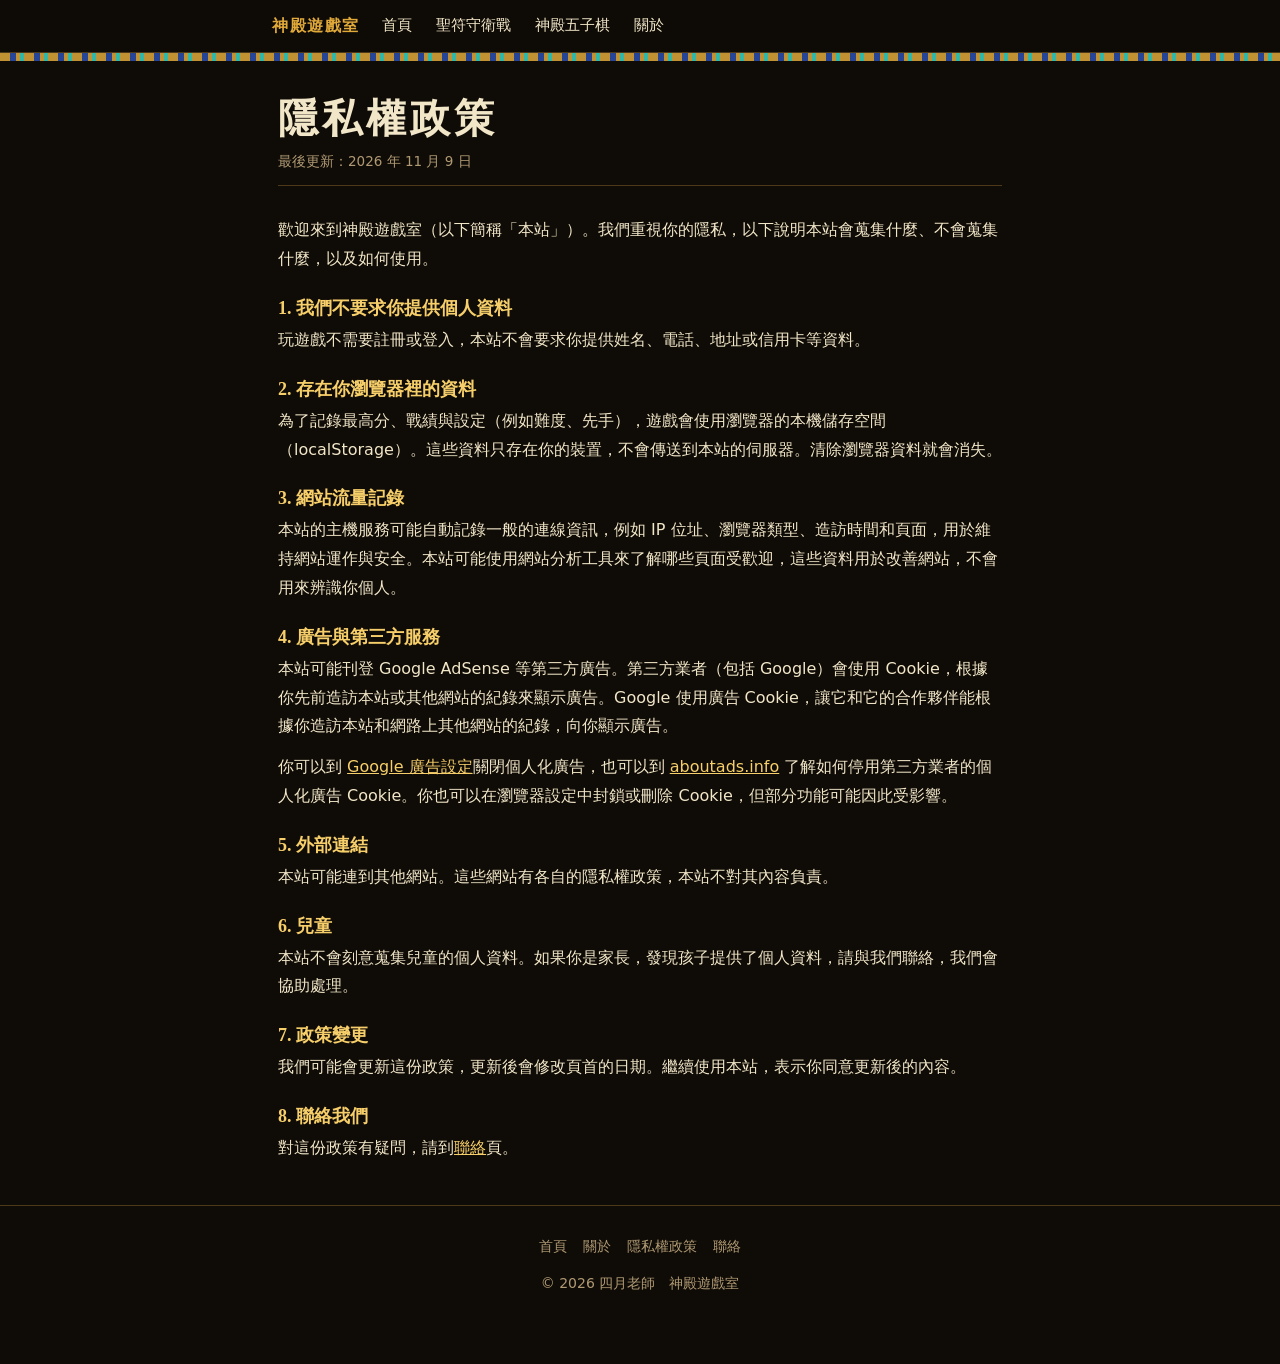
<file: privacy.html>
<!DOCTYPE html>
<html lang="zh-Hant">
<head>
<meta charset="utf-8">
<link rel="icon" href="favicon.svg" type="image/svg+xml">
<meta name="viewport" content="width=device-width,initial-scale=1">
<title>隱私權政策｜神殿遊戲室</title>
<meta name="description" content="神殿遊戲室的隱私權政策：說明本站蒐集哪些資料、本機儲存、Cookie 與第三方廣告的使用方式。">
<link rel="stylesheet" href="style.css">
</head>
<body>
<nav class="top"><div class="in"><span class="brand">神殿遊戲室</span><a href="index.html">首頁</a><a href="shengfu/index.html">聖符守衛戰</a><a href="wuzi/index.html">神殿五子棋</a><a href="about.html">關於</a></div></nav><div class="band"></div>
<div class="wrap page">
<h1 class="pg">隱私權政策</h1>
  <p class="meta">最後更新：2026 年 11 月 9 日</p>
  <section>
    <p>歡迎來到神殿遊戲室（以下簡稱「本站」）。我們重視你的隱私，以下說明本站會蒐集什麼、不會蒐集什麼，以及如何使用。</p>
    <h3>1. 我們不要求你提供個人資料</h3>
    <p>玩遊戲不需要註冊或登入，本站不會要求你提供姓名、電話、地址或信用卡等資料。</p>
    <h3>2. 存在你瀏覽器裡的資料</h3>
    <p>為了記錄最高分、戰績與設定（例如難度、先手），遊戲會使用瀏覽器的本機儲存空間（localStorage）。這些資料只存在你的裝置，不會傳送到本站的伺服器。清除瀏覽器資料就會消失。</p>
    <h3>3. 網站流量記錄</h3>
    <p>本站的主機服務可能自動記錄一般的連線資訊，例如 IP 位址、瀏覽器類型、造訪時間和頁面，用於維持網站運作與安全。本站可能使用網站分析工具來了解哪些頁面受歡迎，這些資料用於改善網站，不會用來辨識你個人。</p>
    <h3>4. 廣告與第三方服務</h3>
    <p>本站可能刊登 Google AdSense 等第三方廣告。第三方業者（包括 Google）會使用 Cookie，根據你先前造訪本站或其他網站的紀錄來顯示廣告。Google 使用廣告 Cookie，讓它和它的合作夥伴能根據你造訪本站和網路上其他網站的紀錄，向你顯示廣告。</p>
    <p>你可以到 <a href="https://adssettings.google.com" rel="noopener">Google 廣告設定</a>關閉個人化廣告，也可以到 <a href="https://www.aboutads.info" rel="noopener">aboutads.info</a> 了解如何停用第三方業者的個人化廣告 Cookie。你也可以在瀏覽器設定中封鎖或刪除 Cookie，但部分功能可能因此受影響。</p>
    <h3>5. 外部連結</h3>
    <p>本站可能連到其他網站。這些網站有各自的隱私權政策，本站不對其內容負責。</p>
    <h3>6. 兒童</h3>
    <p>本站不會刻意蒐集兒童的個人資料。如果你是家長，發現孩子提供了個人資料，請與我們聯絡，我們會協助處理。</p>
    <h3>7. 政策變更</h3>
    <p>我們可能會更新這份政策，更新後會修改頁首的日期。繼續使用本站，表示你同意更新後的內容。</p>
    <h3>8. 聯絡我們</h3>
    <p>對這份政策有疑問，請到<a href="contact.html">聯絡</a>頁。</p>
  </section>
</div>
<footer class="sitefoot"><p><a href="index.html">首頁</a><a href="about.html">關於</a><a href="privacy.html">隱私權政策</a><a href="contact.html">聯絡</a></p><p style="margin-top:10px">© 2026 四月老師　神殿遊戲室</p></footer>

</body>
</html>
</file>
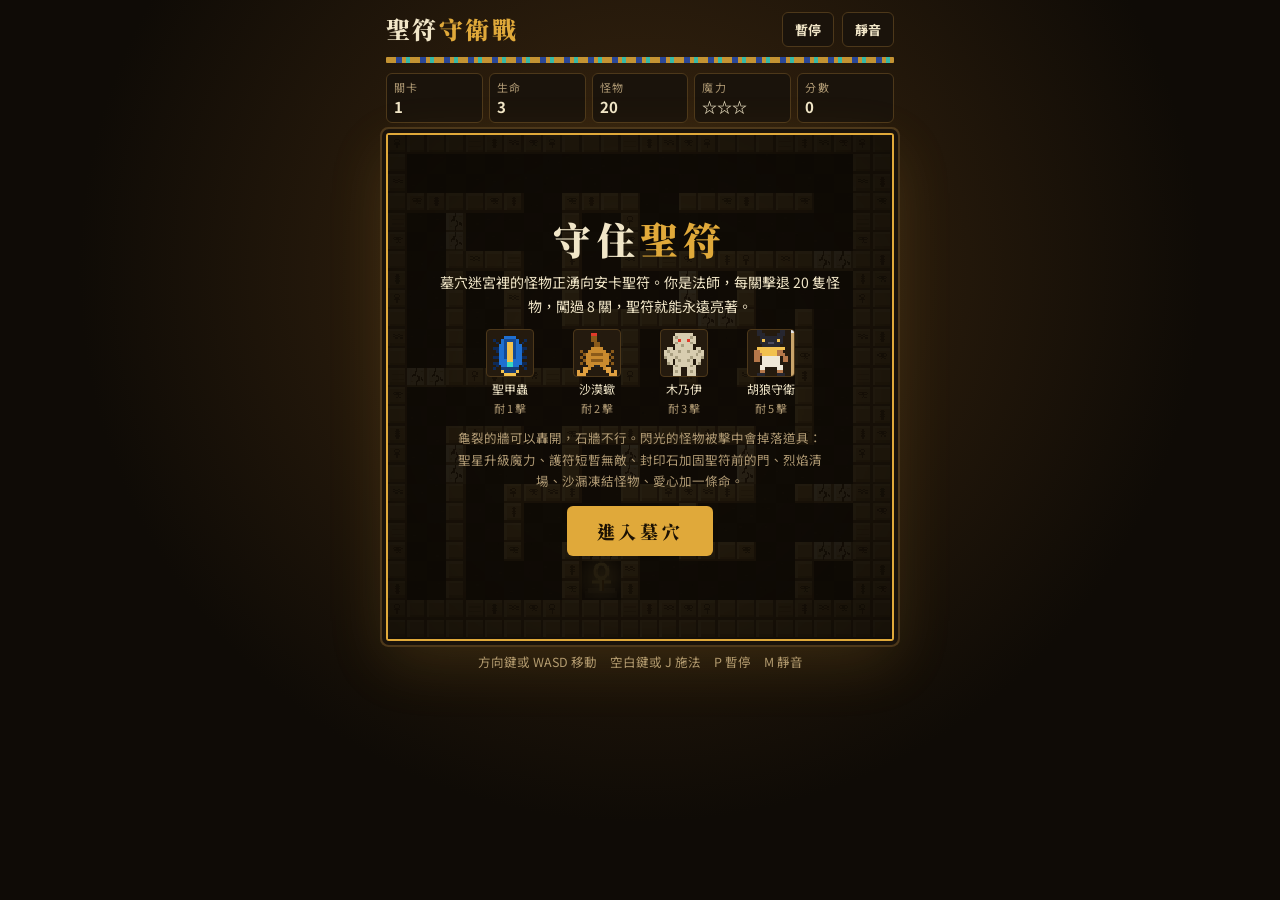
<file: shengfu/game.html>
<!DOCTYPE html>
<html lang="zh-Hant">
<head>
<meta charset="utf-8">
<link rel="icon" href="../favicon.svg" type="image/svg+xml">
<meta name="viewport" content="width=device-width, initial-scale=1, maximum-scale=1, user-scalable=no">
<title>聖符守衛戰</title>
<link rel="preconnect" href="https://fonts.googleapis.com">
<link rel="preconnect" href="https://fonts.gstatic.com" crossorigin>
<link href="https://fonts.googleapis.com/css2?family=Noto+Serif+TC:wght@700;900&family=Noto+Sans+TC:wght@400;700&display=swap" rel="stylesheet">
<style>
/* Direction: a tomb lit by torches. Night-black, sandstone, gold leaf, and one lapis blue. The playfield is a carved slab, the HUD stays quiet. */
:root{
  --night:#0f0b06; --slab:#1a130b; --edge:#4d381a; --papyrus:#f1e6c8; --dim:#b09a74;
  --gold:#e0a93a; --gold-hi:#f7cf6a; --lapis:#2a4fb0; --turq:#37d6c4;
  --serif:'Noto Serif TC','Songti TC','PMingLiU',serif;
  --sans:'Noto Sans TC','PingFang TC','Microsoft JhengHei',system-ui,sans-serif;
  color-scheme:dark;
}
*{box-sizing:border-box;margin:0;padding:0}
html,body{min-height:100%}
body{
  background:var(--night);
  background-image:radial-gradient(ellipse at 50% 30%,#3d2810 0%,var(--night) 62%);
  background-repeat:no-repeat;
  color:var(--papyrus);font-family:var(--sans);
  -webkit-user-select:none;user-select:none;-webkit-tap-highlight-color:transparent;overflow-x:hidden;
}
.stage{max-width:540px;margin:0 auto;padding:12px 16px 20px;display:flex;flex-direction:column;gap:10px}
.top{display:flex;align-items:center;justify-content:space-between;gap:12px}
h1{font-family:var(--serif);font-weight:900;font-size:24px;letter-spacing:.1em;line-height:1.1}
h1 b{color:var(--gold);font-weight:900}
.band{height:6px;border-radius:1px;background:
  repeating-linear-gradient(90deg,var(--gold) 0 10px,var(--lapis) 10px 16px,var(--gold) 16px 20px,var(--turq) 20px 24px);opacity:.85}
.btns{display:flex;gap:8px}
.btns button{
  font:700 13px var(--sans);color:var(--papyrus);background:var(--slab);border:1px solid var(--edge);
  border-radius:6px;padding:7px 12px;min-height:34px;cursor:pointer;
}
.btns button:hover{border-color:var(--gold)}
.btns button:focus-visible,.overlay button:focus-visible{outline:2px solid var(--gold-hi);outline-offset:2px}
.hud{display:grid;grid-template-columns:repeat(5,1fr);gap:6px}
.hud div{background:var(--slab);border:1px solid var(--edge);border-radius:6px;padding:5px 7px;display:flex;flex-direction:column;gap:1px;min-width:0}
.hud span{color:var(--dim);font-size:11px;letter-spacing:.12em}
.hud b{font-size:15px;font-variant-numeric:tabular-nums;white-space:nowrap}
.screen{position:relative;border:2px solid var(--gold);border-radius:3px;background:#000;box-shadow:0 0 0 4px var(--slab),0 0 0 6px var(--edge),0 20px 60px rgba(224,169,58,.16)}
canvas{display:block;width:100%;aspect-ratio:1/1;image-rendering:crisp-edges;image-rendering:pixelated}
.overlay{
  position:absolute;inset:0;display:flex;flex-direction:column;align-items:center;justify-content:center;
  gap:11px;padding:20px;text-align:center;background:rgba(12,8,4,.88);overflow:auto;
}
.overlay[hidden]{display:none}
.overlay h2{font-family:var(--serif);font-weight:900;font-size:38px;letter-spacing:.14em;line-height:1.1}
.overlay h2 b{color:var(--gold);font-weight:900}
.overlay p{font-size:14px;line-height:1.7;max-width:30em}
.overlay p.dim{color:var(--dim);font-size:12.5px}
.stats{display:grid;grid-template-columns:auto auto;gap:4px 22px;font-size:14px;text-align:left;margin:4px 0}
.stats span:nth-child(odd){color:var(--dim)}
.stats span:nth-child(even){color:var(--gold-hi);font-weight:700;text-align:right;font-variant-numeric:tabular-nums}
.foes{display:grid;grid-template-columns:repeat(4,1fr);gap:8px;width:100%;max-width:340px}
.foes div{display:flex;flex-direction:column;align-items:center;gap:3px;font-size:12px;color:var(--papyrus)}
.foes canvas{width:48px;height:48px;aspect-ratio:auto;background:#241a0e;border:1px solid var(--edge);border-radius:4px}
.foes small{color:var(--dim);font-size:11px}
.overlay button{
  margin-top:4px;font:900 18px var(--serif);letter-spacing:.2em;color:#1c1204;background:var(--gold);
  border:0;border-radius:6px;padding:12px 30px;min-height:46px;cursor:pointer;
}
.overlay button:active{transform:translateY(1px)}
.controls{display:flex;justify-content:space-between;align-items:center;padding:6px 8px 0}
.pad{position:relative;width:152px;height:152px;border-radius:50%;background:var(--slab);border:2px solid var(--edge);touch-action:none}
.pad i{position:absolute;width:28px;height:28px;background:var(--dim);clip-path:polygon(50% 0,100% 100%,0 100%);opacity:.7}
.pad .u{top:12px;left:62px}
.pad .d{bottom:12px;left:62px;transform:rotate(180deg)}
.pad .l{left:12px;top:62px;transform:rotate(-90deg)}
.pad .r{right:12px;top:62px;transform:rotate(90deg)}
.pad[data-d="0"] .u,.pad[data-d="1"] .r,.pad[data-d="2"] .d,.pad[data-d="3"] .l{background:var(--gold-hi);opacity:1}
.fire{
  width:102px;height:102px;border-radius:50%;border:3px solid var(--gold-hi);background:var(--lapis);color:var(--papyrus);
  font:900 20px var(--serif);letter-spacing:.1em;touch-action:none;cursor:pointer;box-shadow:0 6px 0 #14286a;
}
.fire.on{transform:translateY(4px);box-shadow:0 2px 0 #14286a;background:#3a63d0}
.keys{font-size:12.5px;color:var(--dim);line-height:1.7;text-align:center}
@media (hover:hover) and (pointer:fine){.controls{display:none}}
@media (hover:none){.keys{display:none}}
@media (max-width:380px){h1{font-size:21px}.overlay h2{font-size:32px}}
</style>
</head>
<body>
<main class="stage" id="stage">
  <header class="top">
    <h1>聖符<b>守衛戰</b></h1>
    <div class="btns">
      <button type="button" id="bPause">暫停</button>
      <button type="button" id="bMute">靜音</button>
    </div>
  </header>
  <div class="band" aria-hidden="true"></div>

  <section class="hud" aria-label="戰況">
    <div><span>關卡</span><b id="hLevel">1</b></div>
    <div><span>生命</span><b id="hLives">3</b></div>
    <div><span>怪物</span><b id="hEnemy">20</b></div>
    <div><span>魔力</span><b id="hPower">☆☆☆</b></div>
    <div><span>分數</span><b id="hScore">0</b></div>
  </section>

  <div class="screen">
    <canvas id="cv" width="416" height="416" aria-label="遊戲畫面"></canvas>
    <div class="overlay" id="ov"></div>
  </div>

  <div class="controls">
    <div class="pad" id="pad" data-d="-1" aria-label="方向盤"><i class="u"></i><i class="d"></i><i class="l"></i><i class="r"></i></div>
    <button type="button" class="fire" id="fireBtn">施法</button>
  </div>
  <p class="keys">方向鍵或 WASD 移動　空白鍵或 J 施法　P 暫停　M 靜音</p>
</main>

<script>
(() => {
'use strict';

/* ---------- constants ---------- */
const CELL = 16, N = 26, W = N * CELL;        // 26x26 cells of 16px = 416px field
const R = 8;                                  // maze is 8x8 rooms; a room is 2 cells, a wall is 1 cell
const DIRS = [[0,-1],[1,0],[0,1],[-1,0]];     // up, right, down, left
const ROOM = k => 3 * k + 1;                  // first cell index of room k
const RPX = k => ROOM(k) * CELL;              // pixel position of room k (tank top-left)
const BI = 3, BJ = 7;                         // the ankh shrine sits in room (3,7)

const cv = document.getElementById('cv');
const ctx = cv.getContext('2d');
cv.width = W; cv.height = W;
const $ = id => document.getElementById(id);

/* ---------- pixel art ---------- */
const WIZ_F = [
  ".......HH....OO.",
  "......HHHH...OO.",
  "......HHHH....T.",
  ".....HHHHHH...T.",
  "....GGGGGGGG..T.",
  ".....SESSES...T.",
  ".....WWWWWW...T.",
  "....rRRWWRRr..T.",
  "...SrRRRRRRrS.T.",
  "...SrRRGGRRrS.T.",
  "....rRRRRRRr..T.",
  "....rRRRRRRr..T.",
  "....rRRGGRRr..T.",
  "...rRRRRRRRRr.T.",
  "...rrrrrrrrrr.T.",
  "....EE....EE..T."
];
const WIZ_B = WIZ_F.map((r, i) => i === 5 || i === 6 ? ".....HHHHHH...T." : i === 7 ? "....rRRRRRRr..T." : r);
const WIZ_S = WIZ_F.map((r, i) => i === 5 ? ".....ESSSSS...T." : i === 6 ? ".....WWWWSS...T." : r);
const SCARAB = [
  "......GGGG......",
  ".....GHHHHG.....",
  "..L..HHHHHH..L..",
  "...L.BBTTBB.L...",
  "..LLBBBTTBBBLL..",
  "....BBBGGBBB....",
  "..LLBBbGGbBBLL..",
  "....BBbGGbBB....",
  "...LBBbGGbBBL...",
  "..LLBBbGGbBBLL..",
  "....BBbGGbBB....",
  "...L.BbGGbB.L...",
  "..L..BbbbbB..L..",
  "......BBBB......",
  "................",
  "................"
];
const SCORP = [
  ".PPP........PPP.",
  ".P.PP......PP.P.",
  "...PPC....CPP...",
  ".....CCEECC.....",
  "..c.CCCCCCCC.c..",
  "...cCCccccCCc...",
  "..c.CCCCCCCC.c..",
  "...cCCccccCCc...",
  "..c..CCCCCC..c..",
  "......CCCC......",
  ".......cc.......",
  ".......cc.......",
  "........cc......",
  "........cc......",
  "........YY......",
  "................"
];
const MUMMY = [
  "................",
  ".....BBBBBB.....",
  "....BbBBBBbB....",
  "....BBEBBEBB....",
  "....BbBBBBbB....",
  ".....BBbBBB.....",
  "..BB.BBBBBB.BB..",
  ".BbBBBbBBbBBBbB.",
  ".BBbBBBBBBBBbBB.",
  ".bBBBbBBBBbBBBb.",
  "..BB.BbBBbB.BB..",
  "..bB.BBBBBB.Bb..",
  "....BbBBBBbB....",
  "....BBB..BBB....",
  "....BbB..BbB....",
  "...SBBB..BBBS..."
];
const ANUBIS = [
  "...DD......DD..P",
  "...DDD....DDD..L",
  "....DDDDDDDD...L",
  "....DEDDDDED...L",
  "....DDDddDDD...L",
  ".....DDDDDD....L",
  "...GGGGGGGGGG..L",
  "..SSGGGGGGSS...L",
  "..SSSGGGGGSSS..L",
  "..SS.KKKKKK.SS.L",
  "..SS.KKKKKK.SS.L",
  ".....KKKKKK....L",
  "....KKKKKKKK...L",
  "....KK....KK...L",
  "....SS....SS...L",
  "...DDD....DDD..L"
];
const WIZ_PAL = (orb) => ({ H:'#2a4fb0', G:'#f2c14e', S:'#e8b48a', W:'#f0ece0', R:'#3b63d0', r:'#2a4aa0', O:orb, T:'#8a5a2a', E:'#1a1209' });
const CRE = {
  w0: { type:'wiz', pal: WIZ_PAL('#37e0c8') },
  w1: { type:'wiz', pal: WIZ_PAL('#6fe05a') },
  w2: { type:'wiz', pal: WIZ_PAL('#f2c14e') },
  w3: { type:'wiz', pal: WIZ_PAL('#ff5a8a') },
  scarab:   { type:'rot', rows:SCARAB, pal:{ B:'#1f6fd0', b:'#154a96', G:'#f2c14e', T:'#37d6c4', L:'#0e2a58', H:'#143c78' } },
  scorpion: { type:'rot', rows:SCORP,  pal:{ C:'#c98a2e', c:'#8a5a1a', P:'#e0a040', E:'#222222', Y:'#e23a2a' } },
  mummy:    { type:'up',  rows:MUMMY,  pal:{ B:'#d8cdb0', b:'#a89e80', E:'#e23a2a', S:'#2a2118' } },
  anubis:   { type:'up',  rows:ANUBIS, pal:{ D:'#26262f', d:'#4a4a60', G:'#f2c14e', S:'#b5774a', K:'#efe8d8', E:'#f2c14e', L:'#c9a46a', P:'#e8e8e8' } }
};
function mk(w, h, fn) { const c = document.createElement('canvas'); c.width = w; c.height = h; fn(c.getContext('2d'), c); return c; }
function paint(rows, pal) {
  return mk(32, 32, c => {
    for (let y = 0; y < 16; y++) for (let x = 0; x < 16; x++) {
      const ch = rows[y][x]; if (ch === '.' || !pal[ch]) continue;
      c.fillStyle = pal[ch]; c.fillRect(x * 2, y * 2, 2, 2);
    }
  });
}
const sprCache = {};
function sprite(name, dir) {
  const key = name + dir; if (sprCache[key]) return sprCache[key];
  const d = CRE[name]; let out;
  if (d.type === 'rot') {
    const base = paint(d.rows, d.pal);
    out = mk(32, 32, c => { c.translate(16, 16); c.rotate(dir * Math.PI / 2); c.translate(-16, -16); c.drawImage(base, 0, 0); });
  } else if (d.type === 'up') {
    const base = paint(d.rows, d.pal);
    out = mk(32, 32, c => { if (dir === 3) { c.translate(32, 0); c.scale(-1, 1); } c.drawImage(base, 0, 0); });
  } else {
    const rows = dir === 0 ? WIZ_B : dir === 2 ? WIZ_F : WIZ_S;
    const base = paint(rows, d.pal);
    out = mk(32, 32, c => { if (dir === 1) { c.translate(32, 0); c.scale(-1, 1); } c.drawImage(base, 0, 0); });
  }
  return (sprCache[key] = out);
}
const silCache = new Map();
function silhouette(img, color) {
  const k = img; let m = silCache.get(k); if (!m) { m = {}; silCache.set(k, m); }
  if (m[color]) return m[color];
  return (m[color] = mk(32, 32, c => { c.drawImage(img, 0, 0); c.globalCompositeOperation = 'source-in'; c.fillStyle = color; c.fillRect(0, 0, 32, 32); }));
}

/* tiles: sandstone with carved hieroglyphs, cracked sandstone, floor */
const GLYPHS = [
  ["..XXX...", ".X...X..", ".X...X..", "..XXX...", ".XXXXX..", "...X....", "...X....", "...X...."],   // ankh
  ["........", ".XXXXXX.", "X..XX..X", ".XXXXXX.", "....X...", "...X.XX.", "........", "........"],   // eye
  ["........", "XX..XX..", "..XX..XX", "XX..XX..", "..XX..XX", "........", "........", "........"],   // water
  ["...XX...", "..XXXX..", "...XX...", "..XXXX..", "...XX...", "..XXXX..", "...XX...", "...XX..."]    // djed pillar
];
const STONE = [];
for (let v = 0; v < 8; v++) STONE.push(mk(16, 16, c => {
  c.fillStyle = '#c4994f'; c.fillRect(0, 0, 16, 16);
  c.fillStyle = '#d9b36b'; c.fillRect(0, 0, 16, 2); c.fillRect(0, 0, 2, 16);
  c.fillStyle = '#7a5628'; c.fillRect(0, 14, 16, 2); c.fillRect(14, 0, 2, 16);
  c.fillStyle = '#a77d3a'; c.fillRect(2, 12, 12, 2);
  if (v < 4) { c.fillStyle = '#6b4a1e'; const g = GLYPHS[v]; for (let y = 0; y < 8; y++) for (let x = 0; x < 8; x++) if (g[y][x] === 'X') c.fillRect(4 + x, 3 + y * 1, 1, 1); }
  else if (v === 4) { c.fillStyle = '#a77d3a'; c.fillRect(3, 5, 10, 1); c.fillRect(3, 9, 10, 1); }
}));
const CRACK = mk(16, 16, c => {
  c.fillStyle = '#e6c88e'; c.fillRect(0, 0, 16, 16);
  c.fillStyle = '#f3dcaa'; c.fillRect(0, 0, 16, 2); c.fillRect(0, 0, 2, 16);
  c.fillStyle = '#9a7840'; c.fillRect(0, 14, 16, 2); c.fillRect(14, 0, 2, 16);
  c.fillStyle = '#5a3d18';
  [[7,0],[7,2],[6,3],[6,5],[8,6],[9,7],[9,9],[8,10],[7,11],[7,13],[5,5],[4,6],[11,8],[12,9]].forEach(p => c.fillRect(p[0], p[1], 1, 2));
  c.fillStyle = '#c9a85f'; c.fillRect(3, 11, 2, 1); c.fillRect(11, 3, 2, 1);
});
let floorImg = null, vigImg = null;
function buildFloor() {
  floorImg = mk(W, W, c => {
    c.fillStyle = '#2a1d0f'; c.fillRect(0, 0, W, W);
    for (let y = 0; y < N; y++) for (let x = 0; x < N; x++) {
      c.fillStyle = ((x + y) & 1) ? '#2e2011' : '#271b0d'; c.fillRect(x * CELL, y * CELL, CELL, CELL);
      const h = (x * 73856093 ^ y * 19349663) >>> 0;
      c.fillStyle = 'rgba(224,169,58,.07)'; c.fillRect(x * CELL + (h % 13), y * CELL + ((h >> 4) % 13), 2, 1);
      c.fillStyle = 'rgba(0,0,0,.18)'; c.fillRect(x * CELL + ((h >> 8) % 13), y * CELL + ((h >> 12) % 13), 1, 1);
    }
  });
  vigImg = mk(W, W, c => {
    const g = c.createRadialGradient(W / 2, W / 2, W * 0.28, W / 2, W / 2, W * 0.78);
    g.addColorStop(0, 'rgba(0,0,0,0)'); g.addColorStop(1, 'rgba(0,0,0,.55)');
    c.fillStyle = g; c.fillRect(0, 0, W, W);
  });
}
buildFloor();

/* ---------- audio ---------- */
let AC = null, muted = false, MASTER = null, MBUS = null, SBUS = null, NBUF = null;
function ac() {
  try {
    if (!AC) {
      const A = window.AudioContext || window.webkitAudioContext;
      if (A) {
        AC = new A();
        MASTER = AC.createGain(); MASTER.gain.value = muted ? 0 : 0.9;
        const comp = AC.createDynamicsCompressor(); MASTER.connect(comp); comp.connect(AC.destination);
        MBUS = AC.createGain(); MBUS.gain.value = 0.55; MBUS.connect(MASTER);
        SBUS = AC.createGain(); SBUS.gain.value = 1; SBUS.connect(MASTER);
        const dl = AC.createDelay(1); dl.delayTime.value = 0.34;
        const fb = AC.createGain(); fb.gain.value = 0.32;
        wet = AC.createGain(); wet.gain.value = 0.35; MBUS.delaySend = AC.createGain(); MBUS.delaySend.gain.value = 1;
        MBUS.delaySend.connect(dl); dl.connect(fb); fb.connect(dl); dl.connect(wet); wet.connect(MBUS);
        NBUF = AC.createBuffer(1, AC.sampleRate, AC.sampleRate);
        const d = NBUF.getChannelData(0); for (let i = 0; i < d.length; i++) d[i] = Math.random() * 2 - 1;
      }
    }
    if (AC && AC.state === 'suspended') AC.resume().catch(() => {});
  } catch (e) { AC = null; }
  return AC;
}
var wet;
function tone(f, d, type, vol, slide, delay) {
  if (muted) return; const a = AC; if (!a) return;
  try {
    const o = a.createOscillator(), gn = a.createGain(), t0 = a.currentTime + (delay || 0);
    o.type = type || 'square'; o.frequency.setValueAtTime(f, t0);
    if (slide) o.frequency.exponentialRampToValueAtTime(Math.max(30, f + slide), t0 + d);
    gn.gain.setValueAtTime(vol || 0.04, t0); gn.gain.exponentialRampToValueAtTime(0.0001, t0 + d);
    o.connect(gn); gn.connect(SBUS); o.start(t0); o.stop(t0 + d + 0.02);
  } catch (e) {}
}
function noiseHit(t0, d, vol, type, f0, f1, dest) {
  const a = AC; if (!a || !NBUF) return;
  const src = a.createBufferSource(), fl = a.createBiquadFilter(), gn = a.createGain();
  src.buffer = NBUF; fl.type = type; fl.frequency.setValueAtTime(f0, t0);
  if (f1) fl.frequency.exponentialRampToValueAtTime(f1, t0 + d);
  gn.gain.setValueAtTime(vol, t0); gn.gain.exponentialRampToValueAtTime(0.0001, t0 + d);
  src.connect(fl); fl.connect(gn); gn.connect(dest || SBUS); src.start(t0, Math.random() * 0.5); src.stop(t0 + d + 0.02);
}
/* D phrygian dominant: D Eb F# G A Bb C */
const SCALE = [0, 1, 4, 5, 7, 8, 10];
const nf = (deg, oct) => 146.83 * Math.pow(2, (SCALE[((deg % 7) + 7) % 7] + 12 * (Math.floor(deg / 7) + (oct || 0))) / 12);
const sfx = {
  cast() { tone(660, .09, 'triangle', .035, 380); },
  boom() { if (muted || !AC) return; const t = AC.currentTime; noiseHit(t, .45, .22, 'lowpass', 1400, 90); tone(150, .35, 'sawtooth', .05, -110); },
  clink() { tone(900, .05, 'triangle', .04); tone(1350, .04, 'square', .012); },
  crumble() { if (muted || !AC) return; noiseHit(AC.currentTime, .16, .12, 'bandpass', 900, 260); tone(200, .12, 'square', .025, -120); },
  pick() { [0, 2, 4, 7].forEach((d, i) => tone(nf(d, 2), .12, 'square', .03, 0, i * .06)); },
  drop() { tone(nf(4, 3), .25, 'sine', .035, 0); tone(nf(7, 3), .35, 'sine', .03, 0, .1); },
  start() { [0, 2, 4, 7].forEach((d, i) => tone(nf(d, 1), .22, 'triangle', .045, 0, i * .11)); },
  clear() { [0, 2, 4, 5, 7, 11].forEach((d, i) => tone(nf(d, 1), .26, 'triangle', .05, 0, i * .12)); tone(nf(7, 2), .7, 'triangle', .04, 0, .7); },
  pop() { tone(nf(7, 3), .12, 'triangle', .03, 300); },
  win() { [0, 2, 4, 5, 7, 9, 11, 14].forEach((d, i) => tone(nf(d, 1), .3, 'triangle', .05, 0, i * .14)); [0, 4, 7].forEach(d => tone(nf(d, 2), 1.2, 'triangle', .035, 0, 1.2)); },
  lose() { [7, 5, 4, 1, 0].forEach((d, i) => tone(nf(d, 0), .45, 'sawtooth', .04, -20, i * .22)); }
};

/* ---------- music: generated live, no audio files ---------- */
const MUS = { next: 0, step: 0, timer: 0, on: false };
const BASS_SEQ = [0, 0, 3, 0, 0, 0, 1, 0];        // scale degrees per bar
const LEAD = [
  [4,-1,3,4,5,-1,4,3],[2,-1,1,2,3,-1,-1,-1],[4,5,6,5,4,-1,3,-1],[2,1,0,1,2,-1,-1,-1],
  [4,5,6,5,4,-1,3,-1],[2,1,0,1,2,-1,-1,-1],[4,-1,3,4,5,-1,4,3],[2,1,0,-1,0,-1,-1,-1]
];
function musicMode() {
  if (paused || muted) return 'off';
  if (phase === 'title' || phase === 'over' || phase === 'won') return 'title';
  if (phase === 'intro') return 'intro';
  if (phase === 'play') return 'play';
  return 'off';
}
function pluck(f, t, vol, len) {
  const a = AC, o = a.createOscillator(), fl = a.createBiquadFilter(), gn = a.createGain();
  o.type = 'sawtooth'; o.frequency.value = f;
  fl.type = 'lowpass'; fl.frequency.setValueAtTime(2400, t); fl.frequency.exponentialRampToValueAtTime(380, t + len);
  gn.gain.setValueAtTime(0.0001, t); gn.gain.exponentialRampToValueAtTime(vol, t + 0.012); gn.gain.exponentialRampToValueAtTime(0.0001, t + len);
  o.connect(fl); fl.connect(gn); gn.connect(MBUS); gn.connect(MBUS.delaySend); o.start(t); o.stop(t + len + 0.05);
}
function bassNote(f, t, vol, len) {
  const a = AC, o = a.createOscillator(), gn = a.createGain();
  o.type = 'triangle'; o.frequency.value = f;
  gn.gain.setValueAtTime(0.0001, t); gn.gain.exponentialRampToValueAtTime(vol, t + 0.01); gn.gain.exponentialRampToValueAtTime(0.0001, t + len);
  o.connect(gn); gn.connect(MBUS); o.start(t); o.stop(t + len + 0.05);
}
function drone(t, len, vol) {
  const a = AC, fl = a.createBiquadFilter(), gn = a.createGain();
  fl.type = 'lowpass'; fl.frequency.value = 520;
  gn.gain.setValueAtTime(0.0001, t); gn.gain.linearRampToValueAtTime(vol, t + len * 0.3); gn.gain.linearRampToValueAtTime(0.0001, t + len);
  fl.connect(gn); gn.connect(MBUS);
  [[nf(0, -1), -6], [nf(0, -1), 6], [nf(4, -1), 0]].forEach(([f, c]) => {
    const o = a.createOscillator(); o.type = 'sawtooth'; o.frequency.value = f; o.detune.value = c;
    o.connect(fl); o.start(t); o.stop(t + len + 0.05);
  });
}
function dum(t, vol) {
  const a = AC, o = a.createOscillator(), gn = a.createGain();
  o.type = 'sine'; o.frequency.setValueAtTime(150, t); o.frequency.exponentialRampToValueAtTime(55, t + 0.16);
  gn.gain.setValueAtTime(vol, t); gn.gain.exponentialRampToValueAtTime(0.0001, t + 0.22);
  o.connect(gn); gn.connect(MBUS); o.start(t); o.stop(t + 0.25);
}
function musicStep(mode, t, sd) {
  const s = MUS.step % 16, bar = Math.floor(MUS.step / 16) % 8;
  if (s === 0) drone(t, sd * 16, mode === 'title' ? 0.06 : 0.04);
  const root = BASS_SEQ[bar];
  if (mode === 'title') {
    if (s === 0 || s === 10) bassNote(nf(root, -1), t, 0.14, sd * 6);
    if (s % 2 === 0) { const d = LEAD[bar][s / 2]; if (d >= 0 && (s % 4 === 0 || bar % 2)) pluck(nf(d, 1), t, 0.05, sd * 5); }
    return;
  }
  if (s === 0 || s === 6 || s === 8 || s === 12) bassNote(nf(root, -1), t, 0.16, sd * 3);
  if (mode === 'intro') {
    if (s % 4 === 0) { const d = LEAD[bar][s / 2]; if (d >= 0) pluck(nf(d, 1), t, 0.06, sd * 4); }
    return;
  }
  /* play: darbuka groove + lead */
  if (s === 0 || s === 8) dum(t, 0.3);
  if (s === 10) dum(t, 0.16);
  if (s === 4 || s === 6 || s === 12 || s === 14) noiseHit(t, 0.06, 0.07, 'bandpass', 3200, 2600, MBUS);
  if (s % 4 === 2) noiseHit(t, 0.03, 0.025, 'highpass', 7000, 0, MBUS);
  if (s % 2 === 0) { const d = LEAD[bar][s / 2]; if (d >= 0) pluck(nf(d, 1), t, 0.085, sd * 4); }
  if (G.level >= 3 && bar >= 4 && s % 2 === 0) { const d = LEAD[bar][s / 2]; if (d >= 0) pluck(nf(d + 4, 1), t, 0.03, sd * 3); }
}
function musicTick() {
  if (!AC || AC.state !== 'running') return;
  const mode = musicMode();
  const now = AC.currentTime;
  if (mode === 'off') { MUS.next = Math.max(MUS.next, now + 0.05); return; }
  const bpm = mode === 'play' ? 100 + Math.min(G.level, 8) * 4 : 72;
  const sd = 60 / bpm / 4;
  if (MUS.next < now) MUS.next = now + 0.05;
  while (MUS.next < now + 0.2) { musicStep(mode, MUS.next, sd); MUS.next += sd; MUS.step++; }
}
function musicStart() {
  if (!ac() || MUS.on) return;
  MUS.on = true; MUS.timer = setInterval(musicTick, 40);
}
['pointerdown', 'keydown', 'touchstart'].forEach(ev => addEventListener(ev, musicStart, { passive: true }));

/* ---------- state ---------- */
let grid = new Uint8Array(N * N);              // 0 floor, 1 cracked wall (breakable), 2 stone wall
const BASE = { x: ROOM(BI), y: ROOM(BJ), alive: true };
const SEAL = [[ROOM(BI), ROOM(BJ) - 1], [ROOM(BI) + 1, ROOM(BJ) - 1]];   // door in front of the shrine
let tanks = [], bullets = [], fx = [], pups = [];
let player = null;
let G = { level: 1, score: 0, lives: 3, power: 0, hi: 0, deaths: 0 };
const FINAL = 8;
let LV = { frames: 0, lost: 0, bonus: 0, perfect: true, secs: 0 };
let PART = [], lockT = 0;
let phase = 'title', phaseT = 0, paused = false, frameN = 0, overWhy = '';
let queue = [], spawnT = 0, spawnIdx = 0, spawnedN = 0;
let shovelT = 0, freezeT = 0, respawnT = 0;
try { G.hi = +localStorage.getItem('shengfu-hi') || 0; } catch (e) {}

const KINDS = {
  scarab:   { name: '聖甲蟲',   speed: 1.9, hp: 1, bsp: 6, pts: 100, hunter: 0.7 },
  scorpion: { name: '沙漠蠍',   speed: 1.2, hp: 2, bsp: 5, pts: 200, hunter: 0.35 },
  mummy:    { name: '木乃伊',   speed: 0.8, hp: 3, bsp: 4, pts: 300, hunter: 0.25 },
  anubis:   { name: '胡狼守衛', speed: 0.7, hp: 5, bsp: 6, pts: 500, hunter: 0.3 }
};

/* ---------- helpers ---------- */
const ov = (ax, ay, aw, ah, bx, by, bw, bh) => ax < bx + bw && ax + aw > bx && ay < by + bh && ay + ah > by;
const rnd = n => Math.floor(Math.random() * n);
const clampR = v => Math.max(0, Math.min(R - 1, v));

function mkTank(o) {
  return Object.assign({ x: 0, y: 0, dir: 0, speed: 1, hp: 1, maxhp: 1, cd: 0, spawn: 0, shield: 0, frame: 0, ft: 0, hurt: 0,
    flash: false, kind: 'scarab', player: false, alive: true, bsp: 4, tx: 0, ty: 0, hold: false, aiT: 0, stuck: 0, hunter: false, fx: 0, fy: 0 }, o);
}
function solidAt(x, y) {
  if (x < 0 || y < 0 || x + 32 > W || y + 32 > W) return true;
  const x0 = Math.floor(x / CELL), x1 = Math.floor((x + 31.99) / CELL);
  const y0 = Math.floor(y / CELL), y1 = Math.floor((y + 31.99) / CELL);
  for (let cy = y0; cy <= y1; cy++) for (let cx = x0; cx <= x1; cx++) if (grid[cy * N + cx]) return true;
  return ov(x, y, 32, 32, BASE.x * CELL, BASE.y * CELL, 32, 32);
}
function tankBlocked(t, x, y) {
  for (const o of tanks) {
    if (o === t || !o.alive) continue;
    if (ov(t.x, t.y, 32, 32, o.x, o.y, 32, 32)) continue;
    if (ov(x, y, 32, 32, o.x, o.y, 32, 32)) return true;
  }
  return false;
}
function moveTank(t, dir, spd) {
  const mx = t.x + DIRS[dir][0] * spd, my = t.y + DIRS[dir][1] * spd;
  if (!solidAt(mx, my) && !tankBlocked(t, mx, my)) { t.x = mx; t.y = my; return true; }
  return false;
}

/* ---------- maze ---------- */
function openWall(i, j, d, plug) {          // d: 1 = wall to the right of room (i,j), 2 = wall below it
  const v = plug ? 1 : 0;
  if (d === 1) for (let k = 0; k < 2; k++) grid[(ROOM(j) + k) * N + ROOM(i) + 2] = v;
  else for (let k = 0; k < 2; k++) grid[(ROOM(j) + 2) * N + ROOM(i) + k] = v;
}
function genMaze() {
  grid = new Uint8Array(N * N).fill(2);
  for (let j = 0; j < R; j++) for (let i = 0; i < R; i++)
    for (let dy = 0; dy < 2; dy++) for (let dx = 0; dx < 2; dx++) grid[(ROOM(j) + dy) * N + ROOM(i) + dx] = 0;
  const vis = new Array(R * R).fill(false);
  vis[BJ * R + BI] = true;                  // the shrine room is never part of the maze
  const stack = [[0, 0]]; vis[0] = true;
  const link = (i, j, ni, nj) => {
    const plug = Math.random() < 0.12;
    if (ni > i) openWall(i, j, 1, plug); else if (ni < i) openWall(ni, nj, 1, plug);
    else if (nj > j) openWall(i, j, 2, plug); else openWall(ni, nj, 2, plug);
  };
  while (stack.length) {
    const [i, j] = stack[stack.length - 1];
    const nb = [];
    for (const [dx, dy] of [[1,0],[-1,0],[0,1],[0,-1]]) {
      const ni = i + dx, nj = j + dy;
      if (ni >= 0 && nj >= 0 && ni < R && nj < R && !vis[nj * R + ni]) nb.push([ni, nj]);
    }
    if (!nb.length) { stack.pop(); continue; }
    const [ni, nj] = nb[rnd(nb.length)];
    link(i, j, ni, nj); vis[nj * R + ni] = true; stack.push([ni, nj]);
  }
  for (let j = 0; j < R; j++) for (let i = 0; i < R; i++) {         // knock out some walls so the maze has loops
    if ((i === BI && j === BJ)) continue;
    if (i + 1 < R && !(i + 1 === BI && j === BJ) && grid[ROOM(j) * N + ROOM(i) + 2] === 2 && Math.random() < 0.2) openWall(i, j, 1, Math.random() < 0.15);
    if (j + 1 < R && !(i === BI && j + 1 === BJ) && grid[(ROOM(j) + 2) * N + ROOM(i)] === 2 && Math.random() < 0.2) openWall(i, j, 2, Math.random() < 0.15);
  }
  openWall(BI, BJ - 1, 2, true);            // sealed door to the shrine
}
// wall state between room (i,j) and its neighbour in direction d: 0 open, 1 cracked, 2 stone, -1 none
function doorState(i, j, d) {
  const ni = i + DIRS[d][0], nj = j + DIRS[d][1];
  if (ni < 0 || nj < 0 || ni >= R || nj >= R) return -1;
  if (ni === BI && nj === BJ) return -1;
  if (d === 1) return grid[ROOM(j) * N + ROOM(i) + 2];
  if (d === 3) return grid[ROOM(j) * N + ROOM(i) - 1];
  if (d === 2) return grid[(ROOM(j) + 2) * N + ROOM(i)];
  return grid[(ROOM(j) - 1) * N + ROOM(i)];
}
function distField(ti, tj) {
  const D = new Array(R * R).fill(1e9); D[tj * R + ti] = 0;
  let ch = true;
  while (ch) {
    ch = false;
    for (let j = 0; j < R; j++) for (let i = 0; i < R; i++) for (let d = 0; d < 4; d++) {
      const s = doorState(i, j, d); if (s < 0 || s > 1) continue;
      const n = (j + DIRS[d][1]) * R + (i + DIRS[d][0]);
      const c = D[n] + (s === 1 ? 3 : 1);
      if (c < D[j * R + i]) { D[j * R + i] = c; ch = true; }
    }
  }
  return D;
}

/* ---------- level setup ---------- */
function makeQueue(level) {
  const anubis = Math.min(1 + level, 5), mummy = Math.min(3 + level, 6), scorpion = 6;
  const q = [];
  for (let i = 0; i < anubis; i++) q.push('anubis');
  for (let i = 0; i < mummy; i++) q.push('mummy');
  for (let i = 0; i < scorpion; i++) q.push('scorpion');
  while (q.length < 20) q.push('scarab');
  for (let i = q.length - 1; i > 0; i--) { const j = rnd(i + 1); [q[i], q[j]] = [q[j], q[i]]; }
  return q;
}
function setSeal(v) { for (const [x, y] of SEAL) grid[y * N + x] = v; }
function startLevel() {
  genMaze();
  BASE.alive = true;
  tanks = []; bullets = []; fx = []; pups = []; PART = [];
  LV = { frames: 0, lost: 0, bonus: 0, perfect: true, secs: 0 };
  queue = makeQueue(G.level); spawnT = 60; spawnIdx = 0; spawnedN = 0;
  shovelT = 0; freezeT = 0; respawnT = 0;
  spawnPlayer();
  phase = 'intro'; phaseT = 110;
}
function spawnPlayer() {
  player = mkTank({ x: RPX(BI), y: RPX(BJ - 1), dir: 0, speed: 1.7, player: true, spawn: 50, shield: 220, kind: 'wizard' });
  tanks.push(player);
}
const SPAWN_I = [0, 4, 7];
function trySpawn() {
  if (!queue.length) return;
  const onField = tanks.filter(t => t.alive && !t.player).length;
  const cap = G.level < 3 ? 4 : G.level < 5 ? 5 : 6;
  if (onField >= cap) return;
  const px = RPX(SPAWN_I[spawnIdx % 3]);
  if (tanks.some(t => t.alive && ov(px, RPX(0), 32, 32, t.x, t.y, 32, 32))) return;
  spawnIdx++;
  const kind = queue.shift(), K = KINDS[kind];
  const mul = Math.min(1 + 0.04 * (G.level - 1), 1.3);
  spawnedN++;
  tanks.push(mkTank({
    x: px, y: RPX(0), tx: px, ty: RPX(0), dir: 2, kind, speed: K.speed * mul, hp: K.hp, maxhp: K.hp, bsp: K.bsp, spawn: 45,
    flash: spawnedN === 4 || spawnedN === 11 || spawnedN === 18, hunter: Math.random() < K.hunter
  }));
}

/* ---------- combat ---------- */
function addBoom(x, y, big) { fx.push({ kind: 'boom', x, y, t: 0, max: big ? 26 : 16, r: big ? 26 : 15 }); }
function addSpark(x, y) { fx.push({ kind: 'spark', x, y, t: 0, max: 8, r: 0 }); }
function fire(t) {
  if (t.cd > 0) return;
  const mine = bullets.reduce((n, b) => n + (b.tank === t && b.alive ? 1 : 0), 0);
  if (mine >= ((t.player && G.power >= 2) ? 2 : 1)) return;
  const dx = DIRS[t.dir][0], dy = DIRS[t.dir][1];
  bullets.push({
    x: t.x + 16 + dx * 18, y: t.y + 16 + dy * 18, dir: t.dir, alive: true,
    sp: t.player ? (G.power >= 1 ? 7 : 5) : t.bsp, own: t.player ? 'p' : 'e', dmg: t.player && G.power >= 3 ? 2 : 1, tank: t
  });
  t.cd = t.player ? 12 : 38;
  if (t.player) sfx.cast();
}
function crumble(cx, cy) {                       // a cracked wall segment falls apart as one piece
  const st = [[cx, cy]]; let n = 0;
  while (st.length && n < 8) {
    const [x, y] = st.pop();
    if (x < 0 || y < 0 || x >= N || y >= N || grid[y * N + x] !== 1) continue;
    grid[y * N + x] = 0; n++;
    st.push([x + 1, y], [x - 1, y], [x, y + 1], [x, y - 1]);
  }
}
function stepBullet(b) {
  const dx = DIRS[b.dir][0], dy = DIRS[b.dir][1];
  const ox = dy !== 0 ? 3 : 0, oy = dx !== 0 ? 3 : 0;
  for (let i = 0; i < b.sp && b.alive; i++) {
    b.x += dx; b.y += dy;
    if (b.x < 0 || b.y < 0 || b.x > W || b.y > W) { b.alive = false; break; }
    const lx = b.x + dx * 3, ly = b.y + dy * 3;
    let hit = false;
    for (const [qx, qy] of [[lx - ox, ly - oy], [lx + ox, ly + oy]]) {
      const cx = Math.floor(qx / CELL), cy = Math.floor(qy / CELL);
      if (cx < 0 || cy < 0 || cx >= N || cy >= N) continue;
      const t = grid[cy * N + cx];
      if (t === 1) { hit = true; crumble(cx, cy); sfx.crumble(); }
      else if (t === 2) { hit = true; if (b.own === 'p') sfx.clink(); }
    }
    if (hit) { addSpark(b.x + dx * 3, b.y + dy * 3); b.alive = false; break; }
    if (BASE.alive && ov(b.x - 3, b.y - 3, 6, 6, BASE.x * CELL, BASE.y * CELL, 32, 32)) { b.alive = false; destroyBase(); break; }
    for (const t of tanks) {
      if (!t.alive || t.spawn > 0) continue;
      if ((b.own === 'p') === t.player) continue;
      if (ov(b.x - 3, b.y - 3, 6, 6, t.x + 2, t.y + 2, 28, 28)) { b.alive = false; hitTank(t, b.dmg); break; }
    }
  }
}
function bulletClash() {
  for (let i = 0; i < bullets.length; i++) for (let j = i + 1; j < bullets.length; j++) {
    const a = bullets[i], c = bullets[j];
    if (!a.alive || !c.alive || a.own === c.own) continue;
    if (Math.abs(a.x - c.x) < 8 && Math.abs(a.y - c.y) < 8) { a.alive = false; c.alive = false; addSpark(a.x, a.y); }
  }
}
function hitTank(t, dmg) {
  if (t.player) { if (t.shield > 0) { sfx.clink(); return; } killPlayer(); return; }
  if (t.flash) { t.flash = false; dropPowerup(); }
  t.hp -= dmg; t.hurt = 6;
  if (t.hp <= 0) killEnemy(t, false); else sfx.clink();
}
function killEnemy(t, byBomb) {
  t.alive = false; G.score += KINDS[t.kind].pts;
  if (t.flash && !byBomb) dropPowerup();
  addBoom(t.x + 16, t.y + 16, false); sfx.boom();
}
function killPlayer() {
  player.alive = false;
  addBoom(player.x + 16, player.y + 16, true); sfx.boom();
  G.lives--; G.power = 0; G.deaths++; LV.lost++;
  if (G.lives <= 0) { overWhy = '法師倒下了'; phase = 'dead'; phaseT = 100; sfx.lose(); }
  else respawnT = 70;
}
function destroyBase() {
  BASE.alive = false;
  addBoom(BASE.x * CELL + 16, BASE.y * CELL + 16, true); sfx.boom(); sfx.lose();
  overWhy = '聖符被擊碎了'; phase = 'dead'; phaseT = 110;
}

/* ---------- power-ups ---------- */
const PUP_BAG = ['star', 'star', 'star', 'helmet', 'helmet', 'seal', 'flame', 'glass', 'life'];
function dropPowerup() {
  sfx.drop();
  for (let i = 0; i < 40; i++) {
    const ri = rnd(R), rj = rnd(R);
    if (ri === BI && rj === BJ) continue;
    pups = [{ type: PUP_BAG[rnd(PUP_BAG.length)], x: RPX(ri), y: RPX(rj), t: 720 }];
    return;
  }
}
function collect(p) {
  G.score += 500; sfx.pick();
  switch (p.type) {
    case 'star': G.power = Math.min(3, G.power + 1); break;
    case 'helmet': player.shield = 600; break;
    case 'seal': shovelT = 900; setSeal(2); break;
    case 'flame': for (const t of tanks) if (t.alive && !t.player && t.spawn <= 0) killEnemy(t, true); break;
    case 'glass': freezeT = 480; break;
    case 'life': G.lives = Math.min(9, G.lives + 1); break;
  }
}

/* ---------- input ---------- */
const held = [];
const KEYDIR = { ArrowUp: 0, KeyW: 0, ArrowRight: 1, KeyD: 1, ArrowDown: 2, KeyS: 2, ArrowLeft: 3, KeyA: 3 };
const FIREKEYS = ['Space', 'KeyJ', 'KeyZ', 'KeyK'];
let padDir = -1, padId = null, fireKey = false, fireTouch = false;
const curDir = () => padDir >= 0 ? padDir : (held.length ? held[held.length - 1] : -1);
const fireHeld = () => fireKey || fireTouch;

addEventListener('keydown', e => {
  if (e.code in KEYDIR) { e.preventDefault(); const d = KEYDIR[e.code]; if (!held.includes(d)) held.push(d); return; }
  if (FIREKEYS.includes(e.code)) {
    e.preventDefault(); fireKey = true;
    if (phase === 'title' || phase === 'over' || phase === 'won') startGame();
    return;
  }
  if (e.code === 'Enter') { if (phase === 'title' || phase === 'over' || phase === 'won') startGame(); return; }
  if (e.code === 'KeyP') togglePause();
  if (e.code === 'KeyM') toggleMute();
});
addEventListener('keyup', e => {
  if (e.code in KEYDIR) { const i = held.indexOf(KEYDIR[e.code]); if (i >= 0) held.splice(i, 1); }
  if (FIREKEYS.includes(e.code)) fireKey = false;
});
const pad = $('pad'), fireBtn = $('fireBtn');
addEventListener('blur', () => { held.length = 0; fireKey = false; fireTouch = false; padDir = -1; padId = null; pad.dataset.d = '-1'; });

function padCalc(e) {
  const r = pad.getBoundingClientRect();
  const dx = e.clientX - (r.left + r.width / 2), dy = e.clientY - (r.top + r.height / 2);
  if (Math.hypot(dx, dy) < 14) return -1;
  return Math.abs(dx) > Math.abs(dy) ? (dx > 0 ? 1 : 3) : (dy > 0 ? 2 : 0);
}
pad.addEventListener('pointerdown', e => {
  e.preventDefault(); ac();
  try { pad.setPointerCapture(e.pointerId); } catch (x) {}
  padId = e.pointerId; padDir = padCalc(e); pad.dataset.d = padDir;
});
pad.addEventListener('pointermove', e => { if (e.pointerId !== padId) return; padDir = padCalc(e); pad.dataset.d = padDir; });
const padEnd = e => { if (e.pointerId !== padId) return; padId = null; padDir = -1; pad.dataset.d = '-1'; };
pad.addEventListener('pointerup', padEnd);
pad.addEventListener('pointercancel', padEnd);
fireBtn.addEventListener('pointerdown', e => {
  e.preventDefault(); ac(); fireTouch = true; fireBtn.classList.add('on');
  try { fireBtn.setPointerCapture(e.pointerId); } catch (x) {}
});
const fireEnd = () => { fireTouch = false; fireBtn.classList.remove('on'); };
fireBtn.addEventListener('pointerup', fireEnd);
fireBtn.addEventListener('pointercancel', fireEnd);
for (const el of [pad, fireBtn]) el.addEventListener('contextmenu', e => e.preventDefault());

function togglePause() { if (phase === 'title' || phase === 'over' || phase === 'won') return; paused = !paused; $('bPause').textContent = paused ? '繼續' : '暫停'; }
function toggleMute() { muted = !muted; $('bMute').textContent = muted ? '開聲' : '靜音'; ac(); if (MASTER) MASTER.gain.value = muted ? 0 : 0.9; }
$('bPause').addEventListener('click', e => { togglePause(); e.currentTarget.blur(); });
$('bMute').addEventListener('click', e => { toggleMute(); e.currentTarget.blur(); });
document.addEventListener('visibilitychange', () => { if (document.hidden && !paused && phase !== 'title' && phase !== 'over' && phase !== 'won') togglePause(); });

/* ---------- screens ---------- */
const overlay = $('ov');
function showTitle() {
  overlay.hidden = false;
  overlay.innerHTML =
    '<h2>守住<b>聖符</b></h2>' +
    '<p>墓穴迷宮裡的怪物正湧向安卡聖符。你是法師，每關擊退 20 隻怪物，闖過 8 關，聖符就能永遠亮著。</p>' +
    '<div class="foes" id="foes"></div>' +
    '<p class="dim">龜裂的牆可以轟開，石牆不行。閃光的怪物被擊中會掉落道具：聖星升級魔力、護符短暫無敵、封印石加固聖符前的門、烈焰清場、沙漏凍結怪物、愛心加一條命。</p>' +
    '<button type="button" data-start>進入墓穴</button>';
  const box = $('foes');
  if (box && box.appendChild) {
    for (const k of ['scarab', 'scorpion', 'mummy', 'anubis']) {
      const d = document.createElement('div'), c = document.createElement('canvas');
      c.width = 32; c.height = 32;
      const cx = c.getContext('2d'); cx.imageSmoothingEnabled = false; cx.drawImage(sprite(k, 2), 0, 0);
      const n = document.createElement('span'); n.textContent = KINDS[k].name;
      const s = document.createElement('small'); s.textContent = '耐 ' + KINDS[k].hp + ' 擊';
      d.appendChild(c); d.appendChild(n); d.appendChild(s); box.appendChild(d);
    }
  }
}
function showOver() {
  lockT = frameN + 90;
  overlay.hidden = false;
  overlay.innerHTML =
    '<h2>聖符<b>碎裂</b></h2>' +
    '<p>' + overWhy + '。你守到第 ' + G.level + ' 關，分數 ' + G.score + '。</p>' +
    '<p class="dim">最高分 ' + G.hi + '</p>' +
    '<button type="button" data-start>再入墓穴</button>';
}
function showWin() {
  lockT = frameN + 120;
  const rank = G.deaths === 0 ? '無傷守護者' : G.deaths <= 3 ? '聖符大祭司' : '守墓法師';
  overlay.hidden = false;
  overlay.innerHTML =
    '<h2>聖符<b>永明</b></h2>' +
    '<p class="dim">破關　全部 ' + FINAL + ' 關</p>' +
    '<p>聖符重新亮起，光沿著甬道一路亮到沙面。風停了，牆裡的東西慢慢躺了回去。老師那句話，你現在懂了：牆會幫你，但守住它的是你。</p>' +
    '<div class="stats"><span>稱號</span><span>' + rank + '</span><span>總分</span><span>' + G.score + '</span>' +
    '<span>倒下次數</span><span>' + G.deaths + '</span><span>最高分</span><span>' + G.hi + (G.newRec ? '　新紀錄！' : '') + '</span></div>' +
    '<button type="button" data-start>再守一次</button>';
}
overlay.addEventListener('click', e => { if (e.target.closest('[data-start]')) startGame(); });
function startGame() {
  if (phase !== 'title' && phase !== 'over' && phase !== 'won') return;
  if (frameN < lockT) return;
  ac(); sfx.start();
  G = { level: 1, score: 0, lives: 3, power: 0, hi: G.hi, deaths: 0 };
  overlay.hidden = true; paused = false; $('bPause').textContent = '暫停';
  startLevel();
}

/* ---------- update ---------- */
const curPlayerOk = () => player && player.alive;
const lane = v => Math.max(16, Math.min(352, 16 + 48 * Math.round((v - 16) / 48)));
function updatePlayer(t) {
  const d = curDir();
  if (d >= 0) {
    if (d !== t.dir) {
      if (((d + 2) & 3) === t.dir) t.dir = d;
      else {
        const vertical = d === 0 || d === 2;
        const cur = vertical ? t.x : t.y, ln = lane(cur);
        if (Math.abs(cur - ln) <= 12) {            // near a room: turn and snap onto the lane
          const nx = vertical ? ln : t.x, ny = vertical ? t.y : ln;
          if (!solidAt(nx, ny) && !tankBlocked(t, nx, ny)) { t.x = nx; t.y = ny; t.dir = d; }
        }                                          // in a corridor: keep going, the turn happens at the next room
      }
    }
    if (moveTank(t, t.dir, t.speed)) { t.ft += t.speed; if (t.ft >= 8) { t.ft = 0; t.frame ^= 1; } }
  }
  if (fireHeld()) fire(t);
}
const roomOf = t => [clampR(Math.round((t.x - 16) / 48)), clampR(Math.round((t.y - 16) / 48))];
function aimAt(t, px, py) {
  const dx = px - (t.x + 16), dy = py - (t.y + 16);
  return Math.abs(dx) > Math.abs(dy) ? (dx > 0 ? 1 : 3) : (dy > 0 ? 2 : 0);
}
function enemyThink(t) {
  const [i, j] = roomOf(t);
  const hunt = t.hunter && curPlayerOk();
  const [gi, gj] = hunt ? roomOf(player) : [BI, BJ - 1];
  if (i === gi && j === gj) {                      // arrived: face the target and shoot
    t.dir = hunt ? aimAt(t, player.x + 16, player.y + 16) : 2;
    t.hold = true; t.aiT = 70 + rnd(40); return;
  }
  const D = distField(gi, gj);
  const opts = [];
  for (let d = 0; d < 4; d++) {
    const s = doorState(i, j, d); if (s < 0 || s > 1) continue;
    opts.push({ d, v: D[(j + DIRS[d][1]) * R + (i + DIRS[d][0])] });
  }
  if (!opts.length) { t.hold = true; t.aiT = 40; return; }
  let pick;
  if (Math.random() < 0.8) { opts.sort((a, b) => a.v - b.v); pick = opts[0]; }
  else pick = opts[rnd(opts.length)];
  t.dir = pick.d;
  t.fx = t.x; t.fy = t.y;
  t.tx = RPX(i + DIRS[pick.d][0]); t.ty = RPX(j + DIRS[pick.d][1]);
  t.stuck = 0;
}
function updateEnemy(t) {
  if (freezeT > 0) return;
  if (t.hold) {
    if (curPlayerOk() && t.hunter) t.dir = aimAt(t, player.x + 16, player.y + 16);
    if (t.cd <= 0 && Math.random() < 0.07) fire(t);
    if (--t.aiT <= 0) t.hold = false;
    return;
  }
  if (t.x === t.tx && t.y === t.ty) { enemyThink(t); if (t.hold) return; }
  const remaining = Math.abs(t.tx - t.x) + Math.abs(t.ty - t.y);
  const step = Math.min(t.speed, remaining);
  const dir = t.tx > t.x ? 1 : t.tx < t.x ? 3 : t.ty > t.y ? 2 : 0;
  t.dir = dir;
  if (moveTank(t, dir, step)) {
    t.stuck = 0;
    if (Math.abs(t.tx - t.x) < 0.001 && Math.abs(t.ty - t.y) < 0.001) { t.x = t.tx; t.y = t.ty; }
    t.ft += t.speed; if (t.ft >= 8) { t.ft = 0; t.frame ^= 1; }
  } else {
    t.stuck++;
    const ahead = [t.x + 16 + DIRS[dir][0] * 20, t.y + 16 + DIRS[dir][1] * 20];
    const wall = grid[Math.floor(ahead[1] / CELL) * N + Math.floor(ahead[0] / CELL)] === 1;
    if (wall && t.cd <= 0 && Math.random() < 0.25) fire(t);        // blast through a cracked wall
    if (t.stuck > 90) { t.stuck = 0; t.tx = t.fx; t.ty = t.fy; }          // boxed in: go back to the room we came from
  }
  if (t.cd <= 0 && curPlayerOk() && Math.random() < 0.03) {
    const px = player.x + 16, py = player.y + 16;
    const cx = t.x + 16, cy = t.y + 16;
    const inLine = (dir === 0 && Math.abs(px - cx) < 20 && py < cy) || (dir === 2 && Math.abs(px - cx) < 20 && py > cy) ||
                   (dir === 1 && Math.abs(py - cy) < 20 && px > cx) || (dir === 3 && Math.abs(py - cy) < 20 && px < cx);
    if (inLine) fire(t);
  }
}
function updateWorld(canSpawn, ctrl) {
  if (freezeT > 0) freezeT--;
  if (shovelT > 0) {
    shovelT--;
    if (shovelT === 0) setSeal(1);
    else if (shovelT < 180) setSeal(((shovelT >> 3) & 1) ? 1 : 2);
  }
  for (const t of tanks) {
    if (!t.alive) continue;
    if (t.cd > 0) t.cd--;
    if (t.shield > 0) t.shield--;
    if (t.hurt > 0) t.hurt--;
    if (t.spawn > 0) { t.spawn--; continue; }
    if (t.player) { if (ctrl) updatePlayer(t); } else updateEnemy(t);
  }
  for (const b of bullets) stepBullet(b);
  bulletClash();
  bullets = bullets.filter(b => b.alive);
  for (const p of pups) {
    p.t--;
    if (p.t <= 0) p.dead = true;
    else if (ctrl && curPlayerOk() && player.spawn <= 0 && ov(player.x, player.y, 32, 32, p.x, p.y, 32, 32)) { collect(p); p.dead = true; }
  }
  pups = pups.filter(p => !p.dead);
  tanks = tanks.filter(t => t.alive);
  for (const f of fx) f.t++;
  fx = fx.filter(f => f.t < f.max);
  if (ctrl && !curPlayerOk() && respawnT > 0 && --respawnT === 0) spawnPlayer();
  if (canSpawn && queue.length && --spawnT <= 0) { spawnT = Math.max(50, 150 - G.level * 10); trySpawn(); }
}
function update() {
  frameN++;
  if (phase === 'title' || phase === 'over' || phase === 'won') return;
  if (phase === 'intro') { if (--phaseT <= 0) phase = 'play'; return; }
  if (phase === 'clear') {
    updateWorld(false, true); stepPart();
    if (phaseT % 4 === 0) confetti(1);
    if (--phaseT <= 0) { G.level++; startLevel(); }
    return;
  }
  if (phase === 'win') {
    updateWorld(false, true); stepPart(); confetti(1);
    if (phaseT % 18 === 0) { firework(50 + Math.random() * (W - 100), 50 + Math.random() * 200); sfx.pop(); }
    if (--phaseT <= 0) { G.newRec = G.score > G.hi; saveHi(); phase = 'won'; showWin(); }
    return;
  }
  if (phase === 'dead') {
    updateWorld(false, false);
    if (--phaseT <= 0) {
      saveHi();
      phase = 'over'; showOver();
    }
    return;
  }
  updateWorld(true, true);
  if (phase === 'play') LV.frames++;
  if (phase === 'play' && !queue.length && !tanks.some(t => t.alive && !t.player)) onClear();
}
function saveHi() { if (G.score > G.hi) { G.hi = G.score; try { localStorage.setItem('shengfu-hi', String(G.hi)); } catch (e) {} } }
const PCOL = ['#f7cf6a', '#37d6c4', '#2a4fb0', '#f1e6c8', '#e0a93a'];
function confetti(n) {
  for (let i = 0; i < n; i++) PART.push({ x: Math.random() * W, y: -6, vx: (Math.random() - 0.5) * 0.8, vy: 0.9 + Math.random() * 1.5, c: PCOL[(Math.random() * 5) | 0], s: 2 + ((Math.random() * 3) | 0), t: 0, max: 400, g: 0, sw: 1 + Math.random() * 6 });
}
function firework(x, y) {
  const c = PCOL[(Math.random() * 5) | 0];
  for (let i = 0; i < 36; i++) { const a = i / 36 * Math.PI * 2, sp = 1 + Math.random() * 2.2; PART.push({ x, y, vx: Math.cos(a) * sp, vy: Math.sin(a) * sp, c, s: 3, t: 0, max: 50 + Math.random() * 25, g: 0.04, sw: 0 }); }
}
function stepPart() {
  for (const p of PART) { p.t++; p.x += p.vx + (p.sw ? Math.sin(p.t / 9 + p.sw) * 0.6 : 0); p.y += p.vy; p.vy += p.g; if (p.g) p.vx *= 0.985; }
  PART = PART.filter(p => p.t < p.max && p.y < W + 10);
}
function onClear() {
  LV.secs = Math.round(LV.frames / 60); LV.perfect = LV.lost === 0;
  LV.bonus = G.level * 500 + (LV.perfect ? 1000 : 0);
  G.score += LV.bonus;
  const bx = BASE.x * CELL + 16, by = BASE.y * CELL + 12;
  for (let i = 0; i < 40; i++) confetti(1);
  firework(bx, by - 10);
  if (G.level >= FINAL) { phase = 'win'; phaseT = 300; sfx.win(); firework(90, 120); firework(W - 90, 120); }
  else { phase = 'clear'; phaseT = 210; sfx.clear(); }
}
function drawRays() {
  const cx = BASE.x * CELL + 16, cy = BASE.y * CELL + 12, rot = frameN / 140;
  ctx.save(); ctx.globalCompositeOperation = 'lighter';
  for (let i = 0; i < 10; i++) {
    const a = rot + i * Math.PI / 5, w = 0.11;
    ctx.fillStyle = 'rgba(247,207,106,' + (0.07 + 0.03 * Math.sin(frameN / 15 + i)) + ')';
    ctx.beginPath(); ctx.moveTo(cx, cy); ctx.lineTo(cx + Math.cos(a - w) * 520, cy + Math.sin(a - w) * 520); ctx.lineTo(cx + Math.cos(a + w) * 520, cy + Math.sin(a + w) * 520); ctx.closePath(); ctx.fill();
  }
  ctx.restore();
}
function drawPart() {
  for (const p of PART) {
    ctx.globalAlpha = Math.max(0, Math.min(1, (p.max - p.t) / 25));
    ctx.fillStyle = p.c; ctx.fillRect(Math.round(p.x), Math.round(p.y), p.s, p.s);
  }
  ctx.globalAlpha = 1;
}
function clearPanel() {
  const el = 210 - phaseT, m = Math.floor(LV.secs / 60), sec = String(LV.secs % 60).padStart(2, '0');
  const rows = [['擊退怪物', '20 / 20'], ['用時', m + ':' + sec], ['過關獎勵', '+' + G.level * 500], ['無傷獎勵', LV.perfect ? '+1000' : '—'], ['目前分數', String(G.score)]];
  const h = 76 + rows.length * 24, y0 = Math.round(W / 2 - h / 2) - 8;
  ctx.fillStyle = 'rgba(12,8,4,.9)'; ctx.fillRect(48, y0, W - 96, h);
  ctx.fillStyle = '#e0a93a'; ctx.fillRect(48, y0, W - 96, 2); ctx.fillRect(48, y0 + h - 2, W - 96, 2);
  ctx.textBaseline = 'middle'; ctx.textAlign = 'center';
  ctx.fillStyle = '#f7cf6a'; ctx.font = '900 26px "Noto Serif TC",serif'; ctx.fillText('第 ' + G.level + ' 關　聖符無恙', W / 2, y0 + 28);
  rows.forEach((r, i) => {
    if (el < 28 + i * 18) return;
    const y = y0 + 62 + i * 24;
    ctx.font = '14px "Noto Sans TC",sans-serif';
    ctx.textAlign = 'left'; ctx.fillStyle = '#b09a74'; ctx.fillText(r[0], 74, y);
    ctx.textAlign = 'right'; ctx.fillStyle = i === 4 ? '#f1e6c8' : '#f7cf6a'; ctx.fillText(r[1], W - 74, y);
  });
  ctx.textAlign = 'center'; ctx.fillStyle = '#b09a74'; ctx.font = '12px "Noto Sans TC",sans-serif';
  ctx.fillText('下一關即將開始', W / 2, y0 + h - 14);
}

/* ---------- render ---------- */
function drawStar(cx, cy, r) {
  ctx.fillStyle = '#ffe9a8';
  ctx.beginPath();
  ctx.moveTo(cx, cy - r); ctx.lineTo(cx + r * 0.28, cy - r * 0.28); ctx.lineTo(cx + r, cy);
  ctx.lineTo(cx + r * 0.28, cy + r * 0.28); ctx.lineTo(cx, cy + r); ctx.lineTo(cx - r * 0.28, cy + r * 0.28);
  ctx.lineTo(cx - r, cy); ctx.lineTo(cx - r * 0.28, cy - r * 0.28); ctx.closePath(); ctx.fill();
}
function drawTank(t) {
  if (!t.alive) return;
  if (t.spawn > 0) { const k = t.spawn % 16; drawStar(t.x + 16, t.y + 16, 5 + (k < 8 ? k : 16 - k) * 1.6); return; }
  const img = sprite(t.player ? 'w' + G.power : t.kind, t.dir);
  const x = Math.round(t.x), y = Math.round(t.y) + (t.frame ? -2 : 0);
  ctx.fillStyle = 'rgba(0,0,0,.35)'; ctx.beginPath(); ctx.ellipse(x + 16, y + 29, 11, 4, 0, 0, Math.PI * 2); ctx.fill();
  ctx.drawImage(img, x, y);
  if (t.hurt > 0) { ctx.globalAlpha = 0.85; ctx.drawImage(silhouette(img, '#ffffff'), x, y); ctx.globalAlpha = 1; }
  else if (t.flash && ((frameN >> 3) & 1)) { ctx.globalAlpha = 0.6; ctx.drawImage(silhouette(img, '#ffd24a'), x, y); ctx.globalAlpha = 1; }
  if (!t.player && t.hp < t.maxhp) {
    ctx.fillStyle = '#000'; ctx.fillRect(x + 4, y - 4, 24, 4);
    ctx.fillStyle = '#e24a3a'; ctx.fillRect(x + 5, y - 3, Math.max(0, 22 * t.hp / t.maxhp), 2);
  }
  if (t.shield > 0 && ((frameN >> 2) & 1)) {
    ctx.strokeStyle = '#f7cf6a'; ctx.lineWidth = 2;
    ctx.beginPath(); ctx.arc(t.x + 16, t.y + 16, 19, 0, Math.PI * 2); ctx.stroke();
  }
}
function drawBase() {
  ctx.save(); ctx.translate(BASE.x * CELL, BASE.y * CELL);
  ctx.fillStyle = '#4a3a22'; ctx.fillRect(3, 24, 26, 6);
  ctx.fillStyle = '#6a5636'; ctx.fillRect(5, 22, 22, 4);
  if (BASE.alive) {
    const glow = 0.25 + 0.15 * Math.sin(frameN / 12);
    const g = ctx.createRadialGradient(16, 14, 2, 16, 14, 20);
    g.addColorStop(0, 'rgba(247,207,106,' + (glow + 0.3) + ')'); g.addColorStop(1, 'rgba(247,207,106,0)');
    ctx.fillStyle = g; ctx.fillRect(-4, -6, 40, 40);
    ctx.strokeStyle = '#f7cf6a'; ctx.lineWidth = 3;
    ctx.beginPath(); ctx.ellipse(16, 8, 5, 6, 0, 0, Math.PI * 2); ctx.stroke();
    ctx.beginPath(); ctx.moveTo(16, 14); ctx.lineTo(16, 24); ctx.moveTo(8, 17); ctx.lineTo(24, 17); ctx.stroke();
    ctx.strokeStyle = '#a8761c'; ctx.lineWidth = 1;
    ctx.beginPath(); ctx.moveTo(17.5, 15); ctx.lineTo(17.5, 24); ctx.stroke();
  } else {
    ctx.strokeStyle = '#6a5a40'; ctx.lineWidth = 3;
    ctx.beginPath(); ctx.arc(11, 22, 5, Math.PI, Math.PI * 2); ctx.stroke();
    ctx.beginPath(); ctx.moveTo(20, 24); ctx.lineTo(24, 16); ctx.moveTo(12, 24); ctx.lineTo(8, 24); ctx.stroke();
    ctx.fillStyle = '#8a2a10'; ctx.fillRect(15, 20, 2, 2);
  }
  ctx.restore();
}
function icon(type, cx, cy) {
  ctx.save(); ctx.translate(cx, cy);
  switch (type) {
    case 'star':
      ctx.fillStyle = '#f2c14e'; ctx.beginPath();
      for (let i = 0; i < 10; i++) { const r = i % 2 ? 5 : 11, a = -Math.PI / 2 + i * Math.PI / 5; ctx.lineTo(Math.cos(a) * r, Math.sin(a) * r); }
      ctx.closePath(); ctx.fill(); break;
    case 'helmet':
      ctx.fillStyle = '#37d6c4'; ctx.beginPath();
      ctx.moveTo(-8, -9); ctx.lineTo(8, -9); ctx.lineTo(8, 2);
      ctx.quadraticCurveTo(8, 9, 0, 11); ctx.quadraticCurveTo(-8, 9, -8, 2); ctx.closePath(); ctx.fill();
      ctx.fillStyle = '#f2c14e'; ctx.fillRect(-1.5, -6, 3, 12); ctx.fillRect(-5, -2, 10, 3); break;
    case 'seal':
      ctx.fillStyle = '#9a9aa6'; ctx.fillRect(-9, -7, 18, 14);
      ctx.fillStyle = '#c9c9d4'; ctx.fillRect(-9, -7, 18, 3);
      ctx.fillStyle = '#f2c14e'; ctx.fillRect(-1, -2, 2, 7); ctx.fillRect(-4, 1, 8, 2); break;
    case 'flame':
      ctx.fillStyle = '#ff7a2f'; ctx.beginPath(); ctx.moveTo(0, -11);
      ctx.quadraticCurveTo(10, -2, 6, 6); ctx.quadraticCurveTo(0, 12, -6, 6); ctx.quadraticCurveTo(-9, -2, 0, -11); ctx.fill();
      ctx.fillStyle = '#ffd24a'; ctx.beginPath(); ctx.moveTo(0, -3);
      ctx.quadraticCurveTo(5, 2, 3, 6); ctx.quadraticCurveTo(0, 9, -3, 6); ctx.quadraticCurveTo(-5, 2, 0, -3); ctx.fill(); break;
    case 'glass':
      ctx.fillStyle = '#efe3d0'; ctx.beginPath();
      ctx.moveTo(-7, -10); ctx.lineTo(7, -10); ctx.lineTo(1, 0); ctx.lineTo(7, 10); ctx.lineTo(-7, 10); ctx.lineTo(-1, 0); ctx.closePath(); ctx.fill();
      ctx.fillStyle = '#e0a93a'; ctx.fillRect(-4, 5, 8, 4); ctx.fillRect(-1, 0, 2, 5); break;
    case 'life':
      ctx.fillStyle = '#ff4f6a'; ctx.beginPath(); ctx.moveTo(0, 9);
      ctx.bezierCurveTo(-14, -2, -6, -12, 0, -5); ctx.bezierCurveTo(6, -12, 14, -2, 0, 9); ctx.fill(); break;
  }
  ctx.restore();
}
function drawPup(p) {
  if (p.t < 180 && ((frameN >> 3) & 1)) return;
  ctx.fillStyle = '#14100d'; ctx.fillRect(p.x + 1, p.y + 1, 30, 30);
  ctx.strokeStyle = ((frameN >> 4) & 1) ? '#37d6c4' : '#f2c14e'; ctx.lineWidth = 2;
  ctx.strokeRect(p.x + 2, p.y + 2, 28, 28);
  icon(p.type, p.x + 16, p.y + 16);
}
function banner(txt, sub) {
  ctx.fillStyle = 'rgba(12,8,4,.82)'; ctx.fillRect(0, W / 2 - 42, W, 84);
  ctx.fillStyle = '#e0a93a'; ctx.fillRect(0, W / 2 - 42, W, 2); ctx.fillRect(0, W / 2 + 40, W, 2);
  ctx.textAlign = 'center'; ctx.textBaseline = 'middle';
  ctx.fillStyle = '#f1e6c8'; ctx.font = '900 32px "Noto Serif TC",serif'; ctx.fillText(txt, W / 2, W / 2 - 8);
  if (sub) { ctx.fillStyle = '#b09a74'; ctx.font = '13px "Noto Sans TC",sans-serif'; ctx.fillText(sub, W / 2, W / 2 + 22); }
}
function render() {
  ctx.drawImage(floorImg, 0, 0);
  for (let y = 0; y < N; y++) for (let x = 0; x < N; x++) {
    const t = grid[y * N + x]; if (!t) continue;
    ctx.drawImage(t === 1 ? CRACK : STONE[((x * 7 + y * 13 + (x * y)) & 0xff) % 8], x * CELL, y * CELL);
  }
  if (phase === 'clear' || phase === 'win') drawRays();
  drawBase();
  for (const p of pups) drawPup(p);
  for (const t of tanks) drawTank(t);
  for (const b of bullets) {
    const px = Math.round(b.x), py = Math.round(b.y), dx = DIRS[b.dir][0], dy = DIRS[b.dir][1];
    ctx.fillStyle = b.own === 'p' ? 'rgba(55,214,196,.35)' : 'rgba(155,224,74,.35)';
    ctx.beginPath(); ctx.arc(px - dx * 4, py - dy * 4, 3, 0, Math.PI * 2); ctx.fill();
    ctx.fillStyle = b.own === 'p' ? '#37d6c4' : '#9be04a';
    ctx.beginPath(); ctx.arc(px, py, 4, 0, Math.PI * 2); ctx.fill();
    ctx.fillStyle = '#ffffff'; ctx.fillRect(px - 1, py - 1, 2, 2);
  }
  for (const f of fx) {
    const k = f.t / f.max;
    if (f.kind === 'spark') { ctx.fillStyle = 'rgba(255,220,150,' + (1 - k) + ')'; ctx.fillRect(f.x - 3, f.y - 3, 6, 6); continue; }
    ctx.fillStyle = 'rgba(255,' + ((200 - 120 * k) | 0) + ',60,' + (1 - k) + ')';
    ctx.beginPath(); ctx.arc(f.x, f.y, f.r * (0.3 + k), 0, Math.PI * 2); ctx.fill();
    ctx.fillStyle = 'rgba(255,255,220,' + ((1 - k) * 0.9) + ')';
    ctx.beginPath(); ctx.arc(f.x, f.y, f.r * (0.3 + k) * 0.45, 0, Math.PI * 2); ctx.fill();
  }
  ctx.drawImage(vigImg, 0, 0);
  drawPart();
  if (paused) banner('暫停', '按 P 或點「繼續」');
  else if (phase === 'intro') banner('第 ' + G.level + ' 關', (G.level >= FINAL ? '最終關：' : '') + '擊退 20 隻怪物，守住聖符');
  else if (phase === 'clear') clearPanel();
  else if (phase === 'win') banner('破關', '聖符永遠亮著');
}

/* ---------- hud ---------- */
let lastHud = '';
function hud() {
  const left = queue.length + tanks.reduce((n, t) => n + (t.alive && !t.player ? 1 : 0), 0);
  const s = [G.level, G.lives, left, G.power, G.score].join('|');
  if (s === lastHud) return; lastHud = s;
  $('hLevel').textContent = G.level;
  $('hLives').textContent = Math.max(0, G.lives);
  $('hEnemy').textContent = left;
  $('hPower').textContent = '★'.repeat(G.power) + '☆'.repeat(3 - G.power);
  $('hScore').textContent = G.score;
}

/* ---------- loop ---------- */
let last = 0, acc = 0;
const STEP = 1000 / 60;
function loop(ts) {
  requestAnimationFrame(loop);
  if (!last) last = ts;
  let dt = ts - last; last = ts; if (dt > 100) dt = 100;
  acc += dt;
  while (acc >= STEP) { if (!paused) update(); acc -= STEP; }
  render(); hud();
}

startLevel(); phase = 'title'; showTitle();
requestAnimationFrame(loop);
})();
</script>
</body>
</html>
</file>
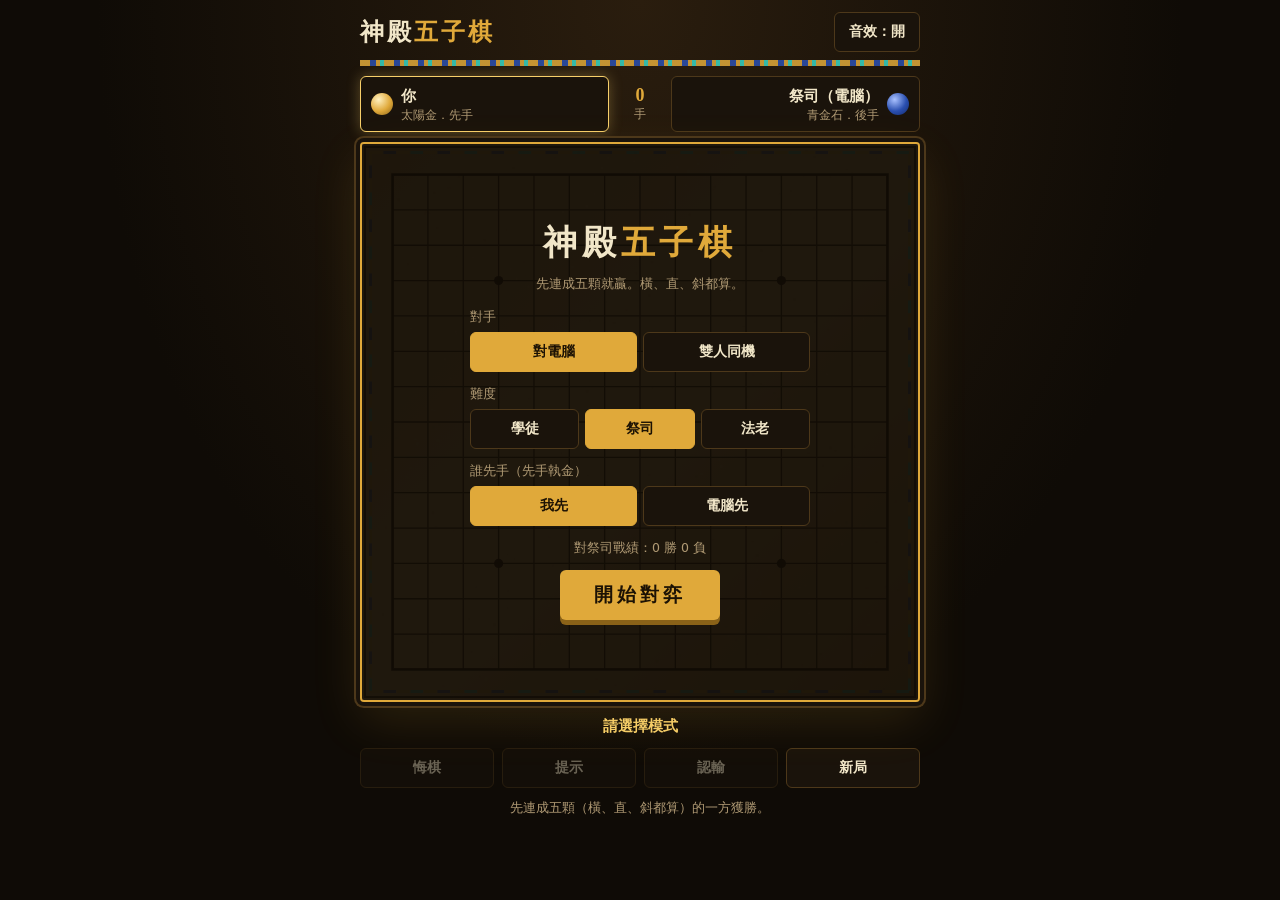
<file: wuzi/game.html>
<!DOCTYPE html>
<html lang="zh-Hant">
<head>
<meta charset="utf-8">
<link rel="icon" href="../favicon.svg" type="image/svg+xml">
<meta name="viewport" content="width=device-width,initial-scale=1,viewport-fit=cover">
<title>神殿五子棋</title>
<style>
:root{
  --night:#0f0b06; --slab:#1a130b; --edge:#4d381a; --papyrus:#f1e6c8; --dim:#b09a74;
  --gold:#e0a93a; --gold-hi:#f7cf6a; --lapis:#2a4fb0; --lapis-hi:#7fa0ff; --turq:#37d6c4;
  --serif:'Noto Serif TC','Songti TC','PMingLiU',serif;
  --sans:'Noto Sans TC','PingFang TC','Microsoft JhengHei',system-ui,sans-serif;
  color-scheme:dark;
}
*{box-sizing:border-box;margin:0;padding:0;-webkit-tap-highlight-color:transparent}
html,body{background:var(--night);color:var(--papyrus);font:15px/1.6 var(--sans)}
body{min-height:100vh;padding:12px 12px calc(16px + env(safe-area-inset-bottom));
  background:radial-gradient(ellipse at 50% 0,#2a1d0e 0,var(--night) 60%)}
.wrap{max-width:560px;margin:0 auto}
header{display:flex;justify-content:space-between;align-items:center;gap:8px;margin-bottom:8px}
h1{font:900 24px/1.2 var(--serif);letter-spacing:.12em}
h1 b{color:var(--gold)}
.band{height:6px;margin-bottom:10px;background:repeating-linear-gradient(90deg,var(--gold) 0 10px,var(--lapis) 10px 16px,var(--gold) 16px 20px,var(--turq) 20px 24px);opacity:.85}
button{font:700 14px var(--sans);color:var(--papyrus);background:var(--slab);border:1px solid var(--edge);border-radius:6px;padding:8px 14px;min-height:40px;cursor:pointer}
button:hover:not(:disabled){border-color:var(--gold)}
button:disabled{opacity:.4;cursor:default}
button:focus-visible{outline:2px solid var(--gold-hi);outline-offset:2px}
.hud{display:grid;grid-template-columns:1fr auto 1fr;gap:8px;align-items:center;margin-bottom:10px}
.pl{display:flex;align-items:center;gap:8px;padding:7px 10px;border:1px solid var(--edge);border-radius:6px;background:var(--slab);min-width:0;transition:border-color .2s,box-shadow .2s}
.pl.r{flex-direction:row-reverse;text-align:right}
.pl.on{border-color:var(--gold-hi);box-shadow:0 0 14px rgba(247,207,106,.3)}
.dot{width:22px;height:22px;border-radius:50%;flex:none}
.dot.g{background:radial-gradient(circle at 35% 30%,#fff1c0,#e0a93a 55%,#8a6218)}
.dot.b{background:radial-gradient(circle at 35% 30%,#a9c1ff,#2a4fb0 55%,#12296b)}
.pl small{display:block;color:var(--dim);font-size:12px;line-height:1.3}
.pl span{font-weight:700;white-space:nowrap;overflow:hidden;text-overflow:ellipsis;display:block}
.mv{font:900 18px var(--serif);color:var(--gold);text-align:center;min-width:46px}
.mv small{display:block;font:12px var(--sans);color:var(--dim)}
.board{position:relative;border:2px solid var(--gold);border-radius:4px;box-shadow:0 0 0 4px var(--slab),0 0 0 6px var(--edge),0 18px 50px rgba(224,169,58,.14);touch-action:manipulation}
canvas{display:block;width:100%;aspect-ratio:1/1;border-radius:2px}
.status{text-align:center;margin:12px 0 4px;min-height:26px;font-weight:700;color:var(--gold-hi)}
.tools{display:grid;grid-template-columns:repeat(4,1fr);gap:8px;margin-top:8px}
.tip{color:var(--dim);font-size:12.5px;text-align:center;margin-top:10px}
.overlay{position:absolute;inset:0;display:flex;flex-direction:column;align-items:center;justify-content:center;gap:12px;padding:18px;text-align:center;background:rgba(12,8,4,.9);overflow:auto;border-radius:2px}
.overlay[hidden]{display:none}
.overlay h2{font:900 34px/1.15 var(--serif);letter-spacing:.14em}
.overlay h2 b{color:var(--gold)}
.overlay p{max-width:26em}
.overlay .dim{color:var(--dim);font-size:13px}
.grp{width:100%;max-width:340px}
.grp>label{display:block;color:var(--dim);font-size:12.5px;margin-bottom:5px;text-align:left}
.seg{display:grid;grid-auto-flow:column;grid-auto-columns:1fr;gap:6px}
.seg button{padding:8px 4px;font-size:14px}
.seg button[aria-pressed=true]{background:var(--gold);color:#1c1204;border-color:var(--gold)}
.go{font:900 19px var(--serif);letter-spacing:.2em;color:#1c1204;background:var(--gold);border:0;border-radius:6px;padding:12px 34px;min-height:48px;box-shadow:0 5px 0 #8a6218}
.go:hover:not(:disabled){background:var(--gold-hi);border:0}
.go:active{transform:translateY(3px);box-shadow:0 2px 0 #8a6218}
.stats{display:grid;grid-template-columns:auto auto;gap:4px 22px;font-size:14px;margin:2px 0}
.stats span:nth-child(odd){color:var(--dim);text-align:left}
.stats span:nth-child(even){color:var(--gold-hi);font-weight:700;text-align:right}
.rec{font-size:12.5px;color:var(--dim)}
</style>
</head>
<body>
<div class="wrap">
  <header>
    <h1>神殿<b>五子棋</b></h1>
    <button id="bSnd" aria-label="音效開關">音效：開</button>
  </header>
  <div class="band"></div>
  <div class="hud">
    <div class="pl" id="plA"><i class="dot g"></i><div><span id="nmA">你</span><small>太陽金．先手</small></div></div>
    <div class="mv"><span id="mvN">0</span><small>手</small></div>
    <div class="pl r" id="plB"><i class="dot b"></i><div><span id="nmB">電腦</span><small>青金石．後手</small></div></div>
  </div>
  <div class="board" id="boardBox">
    <canvas id="cv" role="img" aria-label="五子棋棋盤"></canvas>
    <div class="overlay" id="ov"></div>
  </div>
  <div class="status" id="status" aria-live="polite"></div>
  <div class="tools">
    <button id="bUndo">悔棋</button>
    <button id="bHint">提示</button>
    <button id="bResign">認輸</button>
    <button id="bNew">新局</button>
  </div>
  <p class="tip" id="tip">先連成五顆（橫、直、斜都算）的一方獲勝。</p>
</div>

<script>
/* ===== 五子棋引擎：15x15，五連（含長連）即勝 ===== */
function makeEngine() {
  const N = 15, SZ = N * N;
  const DIRS = [[1, 0], [0, 1], [1, 1], [1, -1]];
  const WIN = [];                       // 每個視窗 = 連續 5 格
  const cellW = Array.from({ length: SZ }, () => []);
  for (let y = 0; y < N; y++) for (let x = 0; x < N; x++) for (const [dx, dy] of DIRS) {
    const ex = x + dx * 4, ey = y + dy * 4;
    if (ex < 0 || ex >= N || ey < 0 || ey >= N) continue;
    const cells = []; for (let k = 0; k < 5; k++) cells.push((y + dy * k) * N + x + dx * k);
    const id = WIN.length; WIN.push(cells); for (const c of cells) cellW[c].push(id);
  }
  const VAL = [0, 1, 10, 100, 1500, 1000000];
  const board = new Int8Array(SZ);      // 0 空 1 先手 2 後手
  const cnt = [new Int8Array(WIN.length), new Int8Array(WIN.length)];
  const S = [0, 0];
  const near = new Int16Array(SZ);      // 周圍 2 格內有幾顆子
  const hist = [];
  const wv = (w, c) => (cnt[1 - c][w] === 0 ? VAL[cnt[c][w]] : 0);

  function put(i, col, sign) {
    const c = col - 1;
    for (const w of cellW[i]) {
      S[0] -= wv(w, 0); S[1] -= wv(w, 1);
      cnt[c][w] += sign;
      S[0] += wv(w, 0); S[1] += wv(w, 1);
    }
    const x = i % N, y = (i / N) | 0;
    for (let dy = -2; dy <= 2; dy++) for (let dx = -2; dx <= 2; dx++) {
      const nx = x + dx, ny = y + dy;
      if (nx >= 0 && nx < N && ny >= 0 && ny < N) near[ny * N + nx] += sign;
    }
  }
  function place(i, col) { board[i] = col; put(i, col, 1); hist.push(i); }
  function unplace() { const i = hist.pop(); const col = board[i]; board[i] = 0; put(i, col, -1); return i; }
  function winLine(i, col) {
    const c = col - 1;
    for (const w of cellW[i]) if (cnt[c][w] === 5) return WIN[w];
    return null;
  }
  /* 某格對 col 的價值：自己的進攻 + 擋對手的防守 */
  function moveScore(i, col) {
    const c = col - 1, o = 1 - c; let s = 0;
    for (const w of cellW[i]) {
      if (cnt[o][w] === 0) s += VAL[cnt[c][w] + 1] - VAL[cnt[c][w]];
      if (cnt[c][w] === 0) s += (VAL[cnt[o][w] + 1] - VAL[cnt[o][w]]) * 0.95;
    }
    return s;
  }
  function candidates(col) {
    const out = [];
    for (let i = 0; i < SZ; i++) if (board[i] === 0 && near[i] > 0) out.push([i, moveScore(i, col)]);
    out.sort((a, b) => b[1] - a[1]);
    return out;
  }
  const FIVE = VAL[5] - VAL[4];
  const BIG = 1e9;
  function makesFive(i, col) {            // col 下在 i 會不會連成五
    const c = col - 1;
    for (const w of cellW[i]) if (cnt[1 - c][w] === 0 && cnt[c][w] === 4) return true;
    return false;
  }
  /* negamax：回傳「輪到 col 時」對 col 的分數 */
  function nega(depth, alpha, beta, col, br, ply) {
    const cands = candidates(col);
    if (!cands.length) return 0;
    if (cands[0][1] >= FIVE) return BIG + depth;               // 這手能連成五
    const oc = 3 - col;
    let list = cands, threat = -1, two = false;
    for (let k = 0; k < cands.length; k++) {
      const i = cands[k][0];
      if (makesFive(i, oc)) { if (threat < 0) threat = i; else two = true; }
    }
    if (threat >= 0) { if (two) return -BIG - depth; list = [[threat, 0]]; }
    if (depth <= 0) return S[col - 1] - S[oc - 1];
    const lim = Math.min(list.length, br[Math.min(br.length - 1, ply)]);
    let best = -Infinity;
    for (let k = 0; k < lim; k++) {
      const i = list[k][0];
      place(i, col);
      const v = -nega(depth - 1, -beta, -alpha, oc, br, ply + 1);
      unplace();
      if (v > best) best = v;
      if (best > alpha) alpha = best;
      if (alpha >= beta) break;
    }
    return best;
  }
  /* level: 1 學徒 2 祭司 3 法老 */
  function pickMove(col, level) {
    if (hist.length === 0) return (N >> 1) * N + (N >> 1);
    const cands = candidates(col);
    if (level === 1) {
      if (cands[0][1] >= FIVE) return cands[0][0];
      const pool = cands.slice(0, 4);
      if (Math.random() < 0.3) return pool[Math.floor(Math.random() * pool.length)][0];
      return cands[0][0];
    }
    if (cands[0][1] >= FIVE) return cands[0][0];
    const oc = 3 - col;
    const depth = level === 2 ? 2 : 6;
    const br = level === 2 ? [8, 6] : [12, 9, 7, 6, 5, 4];
    let list = cands.slice(0, br[0]);
    // 必擋對手連五
    for (const [i] of cands) if (makesFive(i, oc)) return i;
    let best = -Infinity, bestI = list[0][0], scored = [];
    for (const [i] of list) {
      place(i, col);
      const v = -nega(depth - 1, -BIG * 4, BIG * 4, oc, br, 1);
      unplace();
      scored.push([i, v]);
      if (v > best) { best = v; bestI = i; }
    }
    const ties = scored.filter(s => s[1] >= best - (level === 3 ? 0 : 5));
    return ties[Math.floor(Math.random() * ties.length)][0];
  }
  return { N, board, hist, place, unplace, winLine, pickMove, candidates };
}


</script>
<script>
(function () {
  const $ = id => document.getElementById(id);
  const N = 15;
  const E = makeEngine();
  const cv = $('cv'), ctx = cv.getContext('2d'), ov = $('ov'), box = $('boardBox');

  /* ---------- 設定與紀錄 ---------- */
  const LV_NAME = ['', '學徒', '祭司', '法老'];
  let cfg = { mode: 'ai', level: 2, first: 'me' };
  try { Object.assign(cfg, JSON.parse(localStorage.getItem('wuzi-cfg') || '{}')); } catch (e) {}
  let rec = { 1: [0, 0], 2: [0, 0], 3: [0, 0] };
  try { const r = JSON.parse(localStorage.getItem('wuzi-rec') || 'null'); if (r) rec = r; } catch (e) {}
  const save = () => { try { localStorage.setItem('wuzi-cfg', JSON.stringify(cfg)); localStorage.setItem('wuzi-rec', JSON.stringify(rec)); } catch (e) {} };

  /* ---------- 音效 ---------- */
  let AC = null, snd = true, nbuf = null;
  function ac() {
    try {
      if (!AC) { const A = window.AudioContext || window.webkitAudioContext; if (A) { AC = new A();
        nbuf = AC.createBuffer(1, AC.sampleRate / 4, AC.sampleRate); const d = nbuf.getChannelData(0); for (let i = 0; i < d.length; i++) d[i] = Math.random() * 2 - 1; } }
      if (AC && AC.state === 'suspended') AC.resume().catch(() => {});
    } catch (e) { AC = null; }
    return AC;
  }
  function tone(f, d, type, v, delay, slide) {
    if (!snd || !AC) return;
    const t = AC.currentTime + (delay || 0), o = AC.createOscillator(), g = AC.createGain();
    o.type = type || 'triangle'; o.frequency.setValueAtTime(f, t);
    if (slide) o.frequency.exponentialRampToValueAtTime(Math.max(30, f + slide), t + d);
    g.gain.setValueAtTime(v || .05, t); g.gain.exponentialRampToValueAtTime(.0001, t + d);
    o.connect(g); g.connect(AC.destination); o.start(t); o.stop(t + d + .02);
  }
  function click(col) {
    if (!snd || !AC) return;
    const t = AC.currentTime, s = AC.createBufferSource(), f = AC.createBiquadFilter(), g = AC.createGain();
    s.buffer = nbuf; f.type = 'bandpass'; f.frequency.value = col === 1 ? 1500 : 1000;
    g.gain.setValueAtTime(.35, t); g.gain.exponentialRampToValueAtTime(.0001, t + .07);
    s.connect(f); f.connect(g); g.connect(AC.destination); s.start(t); s.stop(t + .08);
    tone(col === 1 ? 420 : 320, .1, 'sine', .08, 0, -120);
  }
  const SC = [0, 1, 4, 5, 7, 8, 10];
  const nf = (d, o) => 220 * Math.pow(2, (SC[d % 7] + 12 * (Math.floor(d / 7) + (o || 0))) / 12);
  const sWin = () => { [0, 2, 4, 5, 7, 9, 11, 14].forEach((d, i) => tone(nf(d, 1), .3, 'triangle', .05, i * .13)); };
  const sLose = () => { [7, 5, 4, 1, 0].forEach((d, i) => tone(nf(d, 0), .45, 'sawtooth', .035, i * .22, -20)); };
  $('bSnd').onclick = () => { snd = !snd; $('bSnd').textContent = '音效：' + (snd ? '開' : '關'); ac(); };

  /* ---------- 狀態 ---------- */
  let idle = true, turn = 1, over = false, thinking = false, last = -1, line = null, hover = -1, pending = -1, hint = -1, confetti = [], anim = 0, winner = 0;
  const human = c => cfg.mode === 'pvp' || (cfg.first === 'me' ? c === 1 : c === 2);
  const colName = c => c === 1 ? '太陽金' : '青金石';
  function names() {
    if (cfg.mode === 'pvp') { $('nmA').textContent = '玩家一'; $('nmB').textContent = '玩家二'; }
    else { $('nmA').textContent = cfg.first === 'me' ? '你' : LV_NAME[cfg.level] + '（電腦）'; $('nmB').textContent = cfg.first === 'me' ? LV_NAME[cfg.level] + '（電腦）' : '你'; }
  }

  /* ---------- 繪圖 ---------- */
  let S = 0, DPR = 1, PAD = 0, GAP = 0;
  function resize() {
    DPR = Math.min(2, window.devicePixelRatio || 1);
    S = Math.round(cv.getBoundingClientRect().width);
    cv.width = S * DPR; cv.height = S * DPR;
    PAD = S * 0.055; GAP = (S - PAD * 2) / (N - 1);
    draw();
  }
  const px = i => PAD + (i % N) * GAP, py = i => PAD + Math.floor(i / N) * GAP;
  let boardImg = null;
  function makeBoardImg() {
    const c = document.createElement('canvas'); c.width = S * DPR; c.height = S * DPR; const g = c.getContext('2d'); g.scale(DPR, DPR);
    const gr = g.createLinearGradient(0, 0, S, S); gr.addColorStop(0, '#c99c55'); gr.addColorStop(.5, '#d8ae68'); gr.addColorStop(1, '#bb8c47');
    g.fillStyle = gr; g.fillRect(0, 0, S, S);
    let seed = 7; const rnd = () => (seed = (seed * 16807) % 2147483647) / 2147483647;
    for (let k = 0; k < 900; k++) { g.fillStyle = 'rgba(' + (rnd() < .5 ? '90,60,20' : '255,235,180') + ',' + (rnd() * .08).toFixed(3) + ')'; g.fillRect(rnd() * S, rnd() * S, 1 + rnd() * 2, 1 + rnd() * 2); }
    // 外框裝飾帶
    g.strokeStyle = 'rgba(77,56,26,.9)'; g.lineWidth = 2; g.strokeRect(3, 3, S - 6, S - 6);
    const seg = ['#e0a93a', '#2a4fb0', '#e0a93a', '#37d6c4'];
    for (let k = 0; k < 40; k++) { const x = 8 + k * (S - 16) / 40, w = (S - 16) / 40 - 1; g.fillStyle = seg[k % 4]; g.globalAlpha = .55;
      g.fillRect(x, 7, w, 3); g.fillRect(x, S - 10, w, 3); g.fillRect(7, x, 3, w); g.fillRect(S - 10, x, 3, w); }
    g.globalAlpha = 1;
    // 格線
    g.strokeStyle = 'rgba(60,38,12,.85)'; g.lineWidth = Math.max(1, S / 420);
    g.beginPath();
    for (let k = 0; k < N; k++) { const p = PAD + k * GAP; g.moveTo(p, PAD); g.lineTo(p, S - PAD); g.moveTo(PAD, p); g.lineTo(S - PAD, p); }
    g.stroke();
    g.lineWidth = Math.max(2, S / 200); g.strokeRect(PAD, PAD, S - 2 * PAD, S - 2 * PAD);
    for (const [a, b] of [[3, 3], [3, 11], [11, 3], [11, 11], [7, 7]]) { g.fillStyle = 'rgba(60,38,12,.95)'; g.beginPath(); g.arc(PAD + a * GAP, PAD + b * GAP, GAP * .13, 0, 7); g.fill(); }
    return c;
  }
  function stone(x, y, col, a, r) {
    ctx.save(); ctx.globalAlpha = a == null ? 1 : a;
    ctx.shadowColor = 'rgba(30,15,0,.55)'; ctx.shadowBlur = GAP * .18; ctx.shadowOffsetY = GAP * .07;
    const rr = r || GAP * .44;
    const g = ctx.createRadialGradient(x - rr * .3, y - rr * .35, rr * .1, x, y, rr);
    if (col === 1) { g.addColorStop(0, '#fff3c4'); g.addColorStop(.55, '#e8b244'); g.addColorStop(1, '#8a6218'); }
    else { g.addColorStop(0, '#b4c8ff'); g.addColorStop(.5, '#3a62c8'); g.addColorStop(1, '#10256a'); }
    ctx.fillStyle = g; ctx.beginPath(); ctx.arc(x, y, rr, 0, 7); ctx.fill();
    ctx.shadowColor = 'transparent'; ctx.lineWidth = Math.max(1, GAP * .05); ctx.strokeStyle = col === 1 ? 'rgba(110,72,10,.7)' : 'rgba(5,15,60,.8)'; ctx.stroke();
    ctx.strokeStyle = col === 1 ? 'rgba(255,245,200,.55)' : 'rgba(170,200,255,.45)'; ctx.beginPath(); ctx.arc(x, y, rr * .58, 0, 7); ctx.stroke();
    ctx.restore();
  }
  function draw() {
    if (!S) return;
    if (!boardImg || boardImg.width !== S * DPR) boardImg = makeBoardImg();
    ctx.setTransform(1, 0, 0, 1, 0, 0); ctx.drawImage(boardImg, 0, 0);
    ctx.setTransform(DPR, 0, 0, DPR, 0, 0);
    for (let i = 0; i < N * N; i++) if (E.board[i]) stone(px(i), py(i), E.board[i]);
    if (last >= 0) { ctx.strokeStyle = '#37d6c4'; ctx.lineWidth = Math.max(2, GAP * .08); ctx.beginPath(); ctx.arc(px(last), py(last), GAP * .52, 0, 7); ctx.stroke(); }
    if (line) {
      const t = performance.now() / 260;
      ctx.strokeStyle = 'rgba(55,214,196,.9)'; ctx.lineWidth = GAP * .16; ctx.lineCap = 'round';
      ctx.beginPath(); ctx.moveTo(px(line[0]), py(line[0])); ctx.lineTo(px(line[4]), py(line[4])); ctx.stroke();
      for (const i of line) { ctx.strokeStyle = 'rgba(247,207,106,' + (.6 + .4 * Math.sin(t)) + ')'; ctx.lineWidth = GAP * .1; ctx.beginPath(); ctx.arc(px(i), py(i), GAP * .55, 0, 7); ctx.stroke(); }
    }
    if (hint >= 0 && !over) { ctx.strokeStyle = 'rgba(55,214,196,.95)'; ctx.setLineDash([4, 3]); ctx.lineWidth = 2; ctx.beginPath(); ctx.arc(px(hint), py(hint), GAP * .46, 0, 7); ctx.stroke(); ctx.setLineDash([]); }
    const g = pending >= 0 ? pending : hover;
    if (g >= 0 && !over && !thinking && !E.board[g] && human(turn)) {
      stone(px(g), py(g), turn, .55);
      if (pending >= 0) { ctx.strokeStyle = '#37d6c4'; ctx.lineWidth = 2; ctx.beginPath(); ctx.arc(px(g), py(g), GAP * .5, 0, 7); ctx.stroke(); }
    }
    for (const p of confetti) { ctx.globalAlpha = Math.max(0, Math.min(1, (p.max - p.t) / 25)); ctx.fillStyle = p.c; ctx.fillRect(p.x, p.y, p.s, p.s); }
    ctx.globalAlpha = 1;
  }
  const COL = ['#f7cf6a', '#37d6c4', '#7fa0ff', '#f1e6c8', '#e0a93a'];
  function tick() {
    anim = 0;
    for (const p of confetti) { p.t++; p.x += p.vx + (p.sw ? Math.sin(p.t / 9 + p.sw) * .6 : 0); p.y += p.vy; p.vy += p.g; }
    confetti = confetti.filter(p => p.t < p.max && p.y < S + 10);
    if (winner && confetti.length < 120 && Math.random() < .5) confetti.push({ x: Math.random() * S, y: -6, vx: 0, vy: 1 + Math.random() * 1.5, g: 0, c: COL[(Math.random() * 5) | 0], s: 3 + ((Math.random() * 3) | 0), t: 0, max: 400, sw: 1 + Math.random() * 6 });
    draw();
    if (line || confetti.length) anim = requestAnimationFrame(tick);
  }
  function startAnim() { if (!anim) anim = requestAnimationFrame(tick); }
  function burst(n) { for (let k = 0; k < n; k++) confetti.push({ x: Math.random() * S, y: -6 - Math.random() * 60, vx: (Math.random() - .5) * .8, vy: 1 + Math.random() * 1.6, g: 0, c: COL[(Math.random() * 5) | 0], s: 3 + ((Math.random() * 3) | 0), t: 0, max: 400, sw: 1 + Math.random() * 6 }); }

  /* ---------- 流程 ---------- */
  function setStatus(t) { $('status').textContent = t; }
  function refresh() {
    $('mvN').textContent = E.hist.length;
    $('plA').classList.toggle('on', !over && turn === 1);
    $('plB').classList.toggle('on', !over && turn === 2);
    $('bUndo').disabled = idle || thinking || E.hist.length === 0 || (cfg.mode === 'ai' && E.hist.length <= (cfg.first === 'me' ? 0 : 1) && !over);
    $('bHint').disabled = idle || over || thinking || !human(turn);
    $('bResign').disabled = idle || over || thinking || cfg.mode !== 'ai';
    if (over) return;
    if (thinking) setStatus('電腦思考中…');
    else if (cfg.mode === 'pvp') setStatus('輪到 ' + colName(turn) + (turn === 1 ? '（玩家一）' : '（玩家二）'));
    else setStatus(human(turn) ? '輪到你了（' + colName(turn) + '）' : '電腦思考中…');
  }
  function newGame() {
    while (E.hist.length) E.unplace();
    turn = 1; over = false; thinking = false; last = -1; line = null; pending = -1; hint = -1; winner = 0; confetti = [];
    idle = false; names(); ov.hidden = true; draw(); refresh();
    $('tip').textContent = cfg.mode === 'ai' ? '先連成五顆（橫、直、斜都算）的一方獲勝。手機上點一下預覽、再點同一格落子。' : '雙人同機輪流下。手機上點一下預覽、再點同一格落子。';
    if (cfg.mode === 'ai' && !human(1)) aiMove();
  }
  function finish(w, ln) {
    over = true; winner = w; line = ln; thinking = false; pending = -1; hint = -1; refresh();
    const me = cfg.mode === 'ai' ? human(w) : true;
    if (cfg.mode === 'ai') { rec[cfg.level][me ? 0 : 1]++; save(); }
    if (w === 0) { setStatus('和棋'); } else if (cfg.mode === 'ai') setStatus(me ? '你贏了！' : '電腦獲勝'); else setStatus(colName(w) + ' 獲勝！');
    if (w && me) { sWin(); burst(60); } else if (w) sLose();
    startAnim();
    setTimeout(() => showEnd(w, me), w ? 1400 : 300);
  }
  function showEnd(w, me) {
    if (!over) return;
    let title, sub;
    if (w === 0) { title = '和<b>棋</b>'; sub = '棋盤滿了，誰也沒連成五。'; }
    else if (cfg.mode === 'pvp') { title = colName(w) + '<b>獲勝</b>'; sub = '共下了 ' + E.hist.length + ' 手。'; }
    else if (me) { title = '你<b>贏了</b>'; sub = '共 ' + E.hist.length + ' 手，擊敗' + LV_NAME[cfg.level] + '。'; }
    else { title = '再<b>接再厲</b>'; sub = LV_NAME[cfg.level] + '在第 ' + E.hist.length + ' 手連成五子。'; }
    const r = rec[cfg.level];
    ov.hidden = false;
    ov.innerHTML = '<h2>' + title + '</h2><p>' + sub + '</p>' +
      (cfg.mode === 'ai' ? '<p class="rec">對' + LV_NAME[cfg.level] + '：' + r[0] + ' 勝 ' + r[1] + ' 負</p>' : '') +
      '<button class="go" id="again">再來一局</button><button id="view">看棋盤</button><button id="cfgB">更改設定</button>';
    $('again').onclick = () => { ac(); newGame(); };
    $('view').onclick = () => { ov.hidden = true; };
    $('cfgB').onclick = showSetup;
  }
  function play(i) {
    if (over || thinking || E.board[i]) return false;
    ac(); E.place(i, turn); last = i; pending = -1; hint = -1; click(turn);
    const ln = E.winLine(i, turn);
    if (ln) { draw(); return finish(turn, ln), true; }
    if (E.hist.length >= N * N) { draw(); return finish(0, null), true; }
    turn = 3 - turn; draw(); refresh();
    if (cfg.mode === 'ai' && !human(turn)) aiMove();
    return true;
  }
  function aiMove() {
    thinking = true; refresh();
    const col = turn, token = E.hist.length;
    setTimeout(() => {
      if (!thinking || E.hist.length !== token) return;
      const i = E.pickMove(col, cfg.level);
      thinking = false; play(i);
    }, 380);
  }
  function undo() {
    if (thinking || !E.hist.length) return;
    ov.hidden = true; confetti = []; line = null; winner = 0; over = false; pending = -1; hint = -1;
    if (cfg.mode === 'pvp') { E.unplace(); }
    else { do { E.unplace(); } while (E.hist.length && ((E.hist.length % 2 === 0) !== (cfg.first === 'me'))); if (!E.hist.length && cfg.first !== 'me') {} }
    turn = E.hist.length % 2 === 0 ? 1 : 2;
    last = E.hist.length ? E.hist[E.hist.length - 1] : -1;
    draw(); refresh();
    if (cfg.mode === 'ai' && !human(turn)) aiMove();
  }
  $('bUndo').onclick = undo;
  $('bHint').onclick = () => { if (over || thinking || !human(turn)) return; ac(); hint = E.pickMove(turn, 3); draw(); };
  function ask(msg, yes) {
    ov.hidden = false;
    ov.innerHTML = '<p>' + msg + '</p><button class="go" id="yes">確定</button><button id="no">取消</button>';
    $('yes').onclick = () => { ov.hidden = true; yes(); };
    $('no').onclick = () => { ov.hidden = true; };
  }
  $('bResign').onclick = () => { if (over || thinking || cfg.mode !== 'ai') return; ask('確定認輸嗎？', () => finish(human(1) ? 2 : 1, null)); };
  $('bNew').onclick = () => { if (E.hist.length && !over) ask('放棄這一局，回到設定畫面？', showSetup); else showSetup(); };

  /* ---------- 輸入 ---------- */
  function cellAt(e) {
    const r = cv.getBoundingClientRect(), x = (e.clientX - r.left) * (S / r.width), y = (e.clientY - r.top) * (S / r.height);
    const cx = Math.round((x - PAD) / GAP), cy = Math.round((y - PAD) / GAP);
    if (cx < 0 || cx >= N || cy < 0 || cy >= N) return -1;
    return cy * N + cx;
  }
  cv.addEventListener('pointermove', e => { if (e.pointerType === 'touch') return; const c = cellAt(e); if (c !== hover) { hover = c; draw(); } });
  cv.addEventListener('pointerleave', () => { hover = -1; draw(); });
  cv.addEventListener('pointerdown', e => {
    if (over || thinking || !human(turn)) return;
    const c = cellAt(e); if (c < 0 || E.board[c]) return;
    if (e.pointerType === 'touch' || e.pointerType === 'pen') {
      if (pending === c) play(c); else { pending = c; draw(); }
    } else play(c);
  });

  /* ---------- 設定畫面 ---------- */
  function showSetup() {
    ov.hidden = false; idle = true; thinking = false; refresh(); setStatus('請選擇模式');
    const seg = (key, items) => '<div class="seg">' + items.map(([v, t]) => '<button data-k="' + key + '" data-v="' + v + '" aria-pressed="' + (String(cfg[key]) === String(v)) + '">' + t + '</button>').join('') + '</div>';
    ov.innerHTML =
      '<h2>神殿<b>五子棋</b></h2>' +
      '<p class="dim">先連成五顆就贏。橫、直、斜都算。</p>' +
      '<div class="grp"><label>對手</label>' + seg('mode', [['ai', '對電腦'], ['pvp', '雙人同機']]) + '</div>' +
      '<div class="grp" id="gLv"><label>難度</label>' + seg('level', [[1, '學徒'], [2, '祭司'], [3, '法老']]) + '</div>' +
      '<div class="grp" id="gFirst"><label>誰先手（先手執金）</label>' + seg('first', [['me', '我先'], ['ai', '電腦先']]) + '</div>' +
      '<p class="rec" id="recLine"></p>' +
      '<button class="go" id="start">開始對弈</button>';
    const sync = () => {
      $('gLv').style.display = $('gFirst').style.display = cfg.mode === 'ai' ? '' : 'none';
      ov.querySelectorAll('[data-k]').forEach(b => b.setAttribute('aria-pressed', String(cfg[b.dataset.k]) === b.dataset.v));
      const r = rec[cfg.level]; $('recLine').textContent = cfg.mode === 'ai' ? '對' + LV_NAME[cfg.level] + '戰績：' + r[0] + ' 勝 ' + r[1] + ' 負' : '';
    };
    ov.querySelectorAll('[data-k]').forEach(b => b.onclick = () => { const k = b.dataset.k; cfg[k] = (k === 'level') ? +b.dataset.v : b.dataset.v; sync(); });
    $('start').onclick = () => { ac(); save(); newGame(); };
    sync();
  }

  addEventListener('resize', () => { boardImg = null; resize(); });
  resize(); names(); showSetup(); refresh(); setStatus('請選擇模式');
  if (window.__TEST__) window.__g = { E, cfg, play, undo, state: () => ({ turn, over, thinking, winner, n: E.hist.length }), newGame };
})();
</script>
</body>
</html>
</file>
<file: style.css>
:root{
  --night:#0f0b06; --slab:#1a130b; --edge:#4d381a; --papyrus:#f1e6c8; --dim:#b09a74;
  --gold:#e0a93a; --gold-hi:#f7cf6a; --lapis:#2a4fb0; --turq:#37d6c4;
  --serif:'Noto Serif TC','Songti TC','PMingLiU',serif;
  --sans:'Noto Sans TC','PingFang TC','Microsoft JhengHei',system-ui,sans-serif;
  color-scheme:dark;
}
*{box-sizing:border-box;margin:0;padding:0}
body{background:var(--night);color:var(--papyrus);font:16px/1.8 var(--sans);-webkit-text-size-adjust:100%}
.band{height:8px;background:repeating-linear-gradient(90deg,var(--gold) 0 10px,var(--lapis) 10px 16px,var(--gold) 16px 20px,var(--turq) 20px 24px);opacity:.85}
.wrap{max-width:760px;margin:0 auto;padding:0 18px}
header.hero{padding:44px 0 28px;text-align:center}
h1{font:900 clamp(34px,9vw,56px)/1.15 var(--serif);letter-spacing:.12em}
h1 b{color:var(--gold)}
.tag{color:var(--dim);margin:10px 0 22px}
.cta{display:inline-block;font:900 19px var(--serif);letter-spacing:.2em;color:#1c1204;background:var(--gold);
  border:0;border-radius:3px;padding:14px 38px;cursor:pointer;box-shadow:0 6px 0 #8a6218}
.cta:hover{background:var(--gold-hi)}
.cta:active{transform:translateY(3px);box-shadow:0 3px 0 #8a6218}
.cta:focus-visible{outline:2px solid var(--gold-hi);outline-offset:3px}
figure{margin:22px 0}
figure img{display:block;width:100%;height:auto;border:2px solid var(--gold);border-radius:3px;
  box-shadow:0 0 0 4px var(--slab),0 0 0 6px var(--edge),0 18px 50px rgba(224,169,58,.14);image-rendering:pixelated}
figcaption{margin-top:14px;color:var(--dim);font-size:14.5px;text-align:center}
section{padding:30px 0;border-top:1px solid var(--edge)}
h2{font:900 26px/1.3 var(--serif);color:var(--gold);letter-spacing:.1em;margin-bottom:14px}
p{margin:0 0 12px}
.story p{font-family:var(--serif);font-size:17px}
.story p.end{color:var(--gold-hi);font-weight:900;letter-spacing:.2em}
table{width:100%;border-collapse:collapse;margin:12px 0;font-size:15px}
th,td{border:1px solid var(--edge);padding:9px 11px;text-align:left;vertical-align:top}
th{background:var(--slab);color:var(--gold-hi);font-weight:700;white-space:nowrap}
.scroll{overflow-x:auto}
ul{padding-left:1.3em;margin:8px 0 12px}
li{margin:5px 0}
li b,p b{color:var(--gold-hi)}
.two{display:grid;gap:18px;grid-template-columns:1fr 1fr}
.two figure{margin:0}
@media(max-width:560px){.two{grid-template-columns:1fr}}
.qa p{margin-bottom:4px}
.qa .a{color:var(--dim);margin-bottom:16px}
footer{padding:30px 0 60px;text-align:center;border-top:1px solid var(--edge);color:var(--dim);font-size:14px}
/* game layer */
#gameLayer{position:fixed;inset:0;background:var(--night);z-index:10;display:none;flex-direction:column}
#gameLayer.on{display:flex}
#gameLayer .bar{display:flex;justify-content:space-between;align-items:center;padding:8px 14px;border-bottom:1px solid var(--edge);font:700 15px var(--serif);color:var(--gold)}
#gameLayer button{font:700 14px var(--sans);color:var(--papyrus);background:var(--slab);border:1px solid var(--edge);border-radius:3px;padding:7px 14px;cursor:pointer}
#gameLayer button:hover{border-color:var(--gold)}
#gameLayer iframe{flex:1;border:0;width:100%;background:var(--night)}

nav.top{position:sticky;top:0;z-index:5;background:rgba(15,11,6,.94);backdrop-filter:blur(6px);border-bottom:1px solid var(--edge)}
nav.top .in{max-width:760px;margin:0 auto;padding:0 12px;display:flex;align-items:center;gap:4px;overflow-x:auto;white-space:nowrap}
nav.top a{color:var(--papyrus);text-decoration:none;padding:12px 10px;font-size:14.5px;border-bottom:2px solid transparent}
nav.top a:hover,nav.top a[aria-current=page]{color:var(--gold-hi);border-bottom-color:var(--gold)}
nav.top .brand{font:900 16px var(--serif);color:var(--gold);letter-spacing:.1em;margin-right:8px}
a{color:var(--gold-hi)}
.cards{display:grid;gap:18px;grid-template-columns:1fr 1fr;margin:18px 0}
@media(max-width:560px){.cards{grid-template-columns:1fr}}
.card{display:block;text-decoration:none;color:inherit;border:1px solid var(--edge);border-radius:6px;background:var(--slab);overflow:hidden}
.card:hover{border-color:var(--gold)}
.card img{display:block;width:100%;height:auto;border-bottom:1px solid var(--edge)}
.card .t{padding:14px 16px 16px}
.card h3{font:900 21px var(--serif);color:var(--gold);letter-spacing:.08em;margin-bottom:4px}
.card p{color:var(--dim);font-size:14.5px;margin:0 0 10px}
.card .go2{color:var(--gold-hi);font-weight:700}
.page h1.pg{font:900 clamp(28px,7vw,40px)/1.2 var(--serif);letter-spacing:.1em;margin:34px 0 6px}
.page h3{font:700 18px var(--serif);color:var(--gold-hi);margin:22px 0 6px}
.meta{color:var(--dim);font-size:13.5px}
.sitefoot{padding:28px 0 56px;text-align:center;border-top:1px solid var(--edge);color:var(--dim);font-size:14px}
.sitefoot a{color:var(--dim);margin:0 8px;text-decoration:none}
.sitefoot a:hover{color:var(--gold-hi)}
.lede{font-size:17px;color:var(--papyrus)}
</file>
